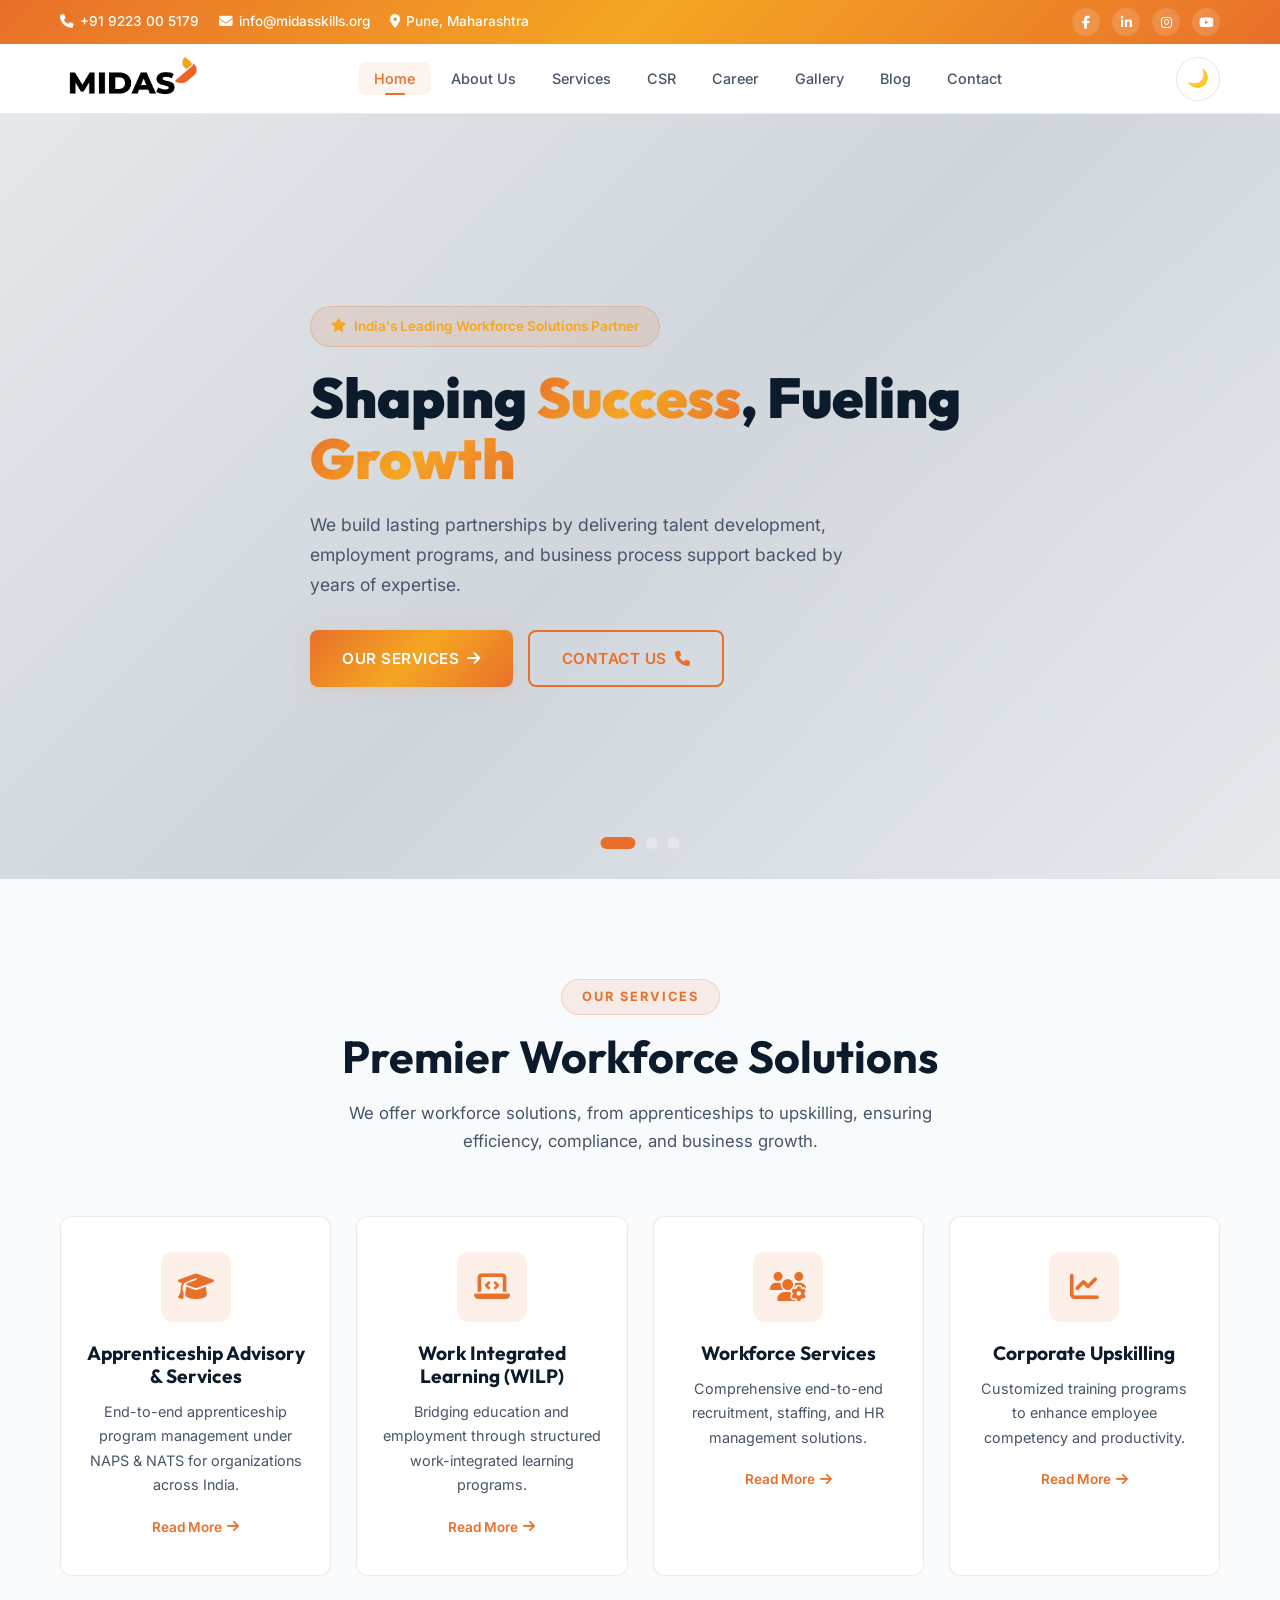
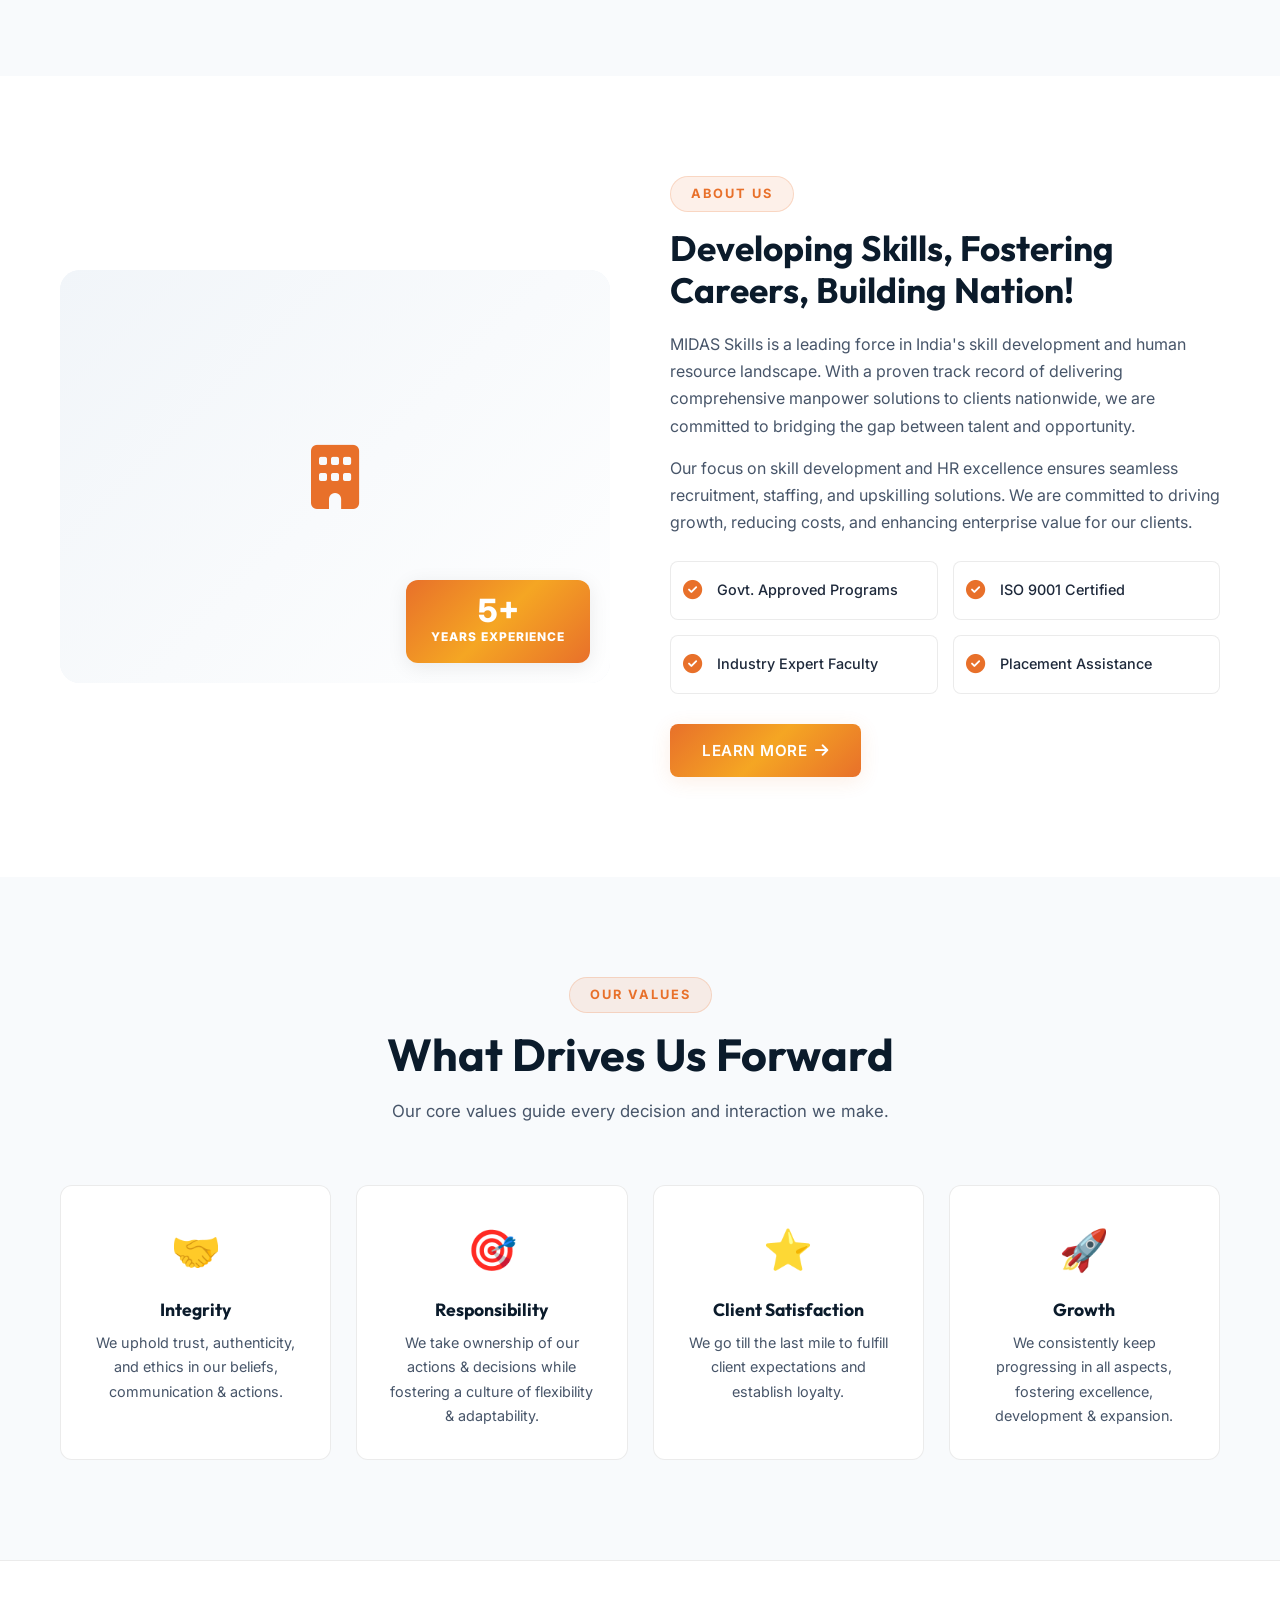
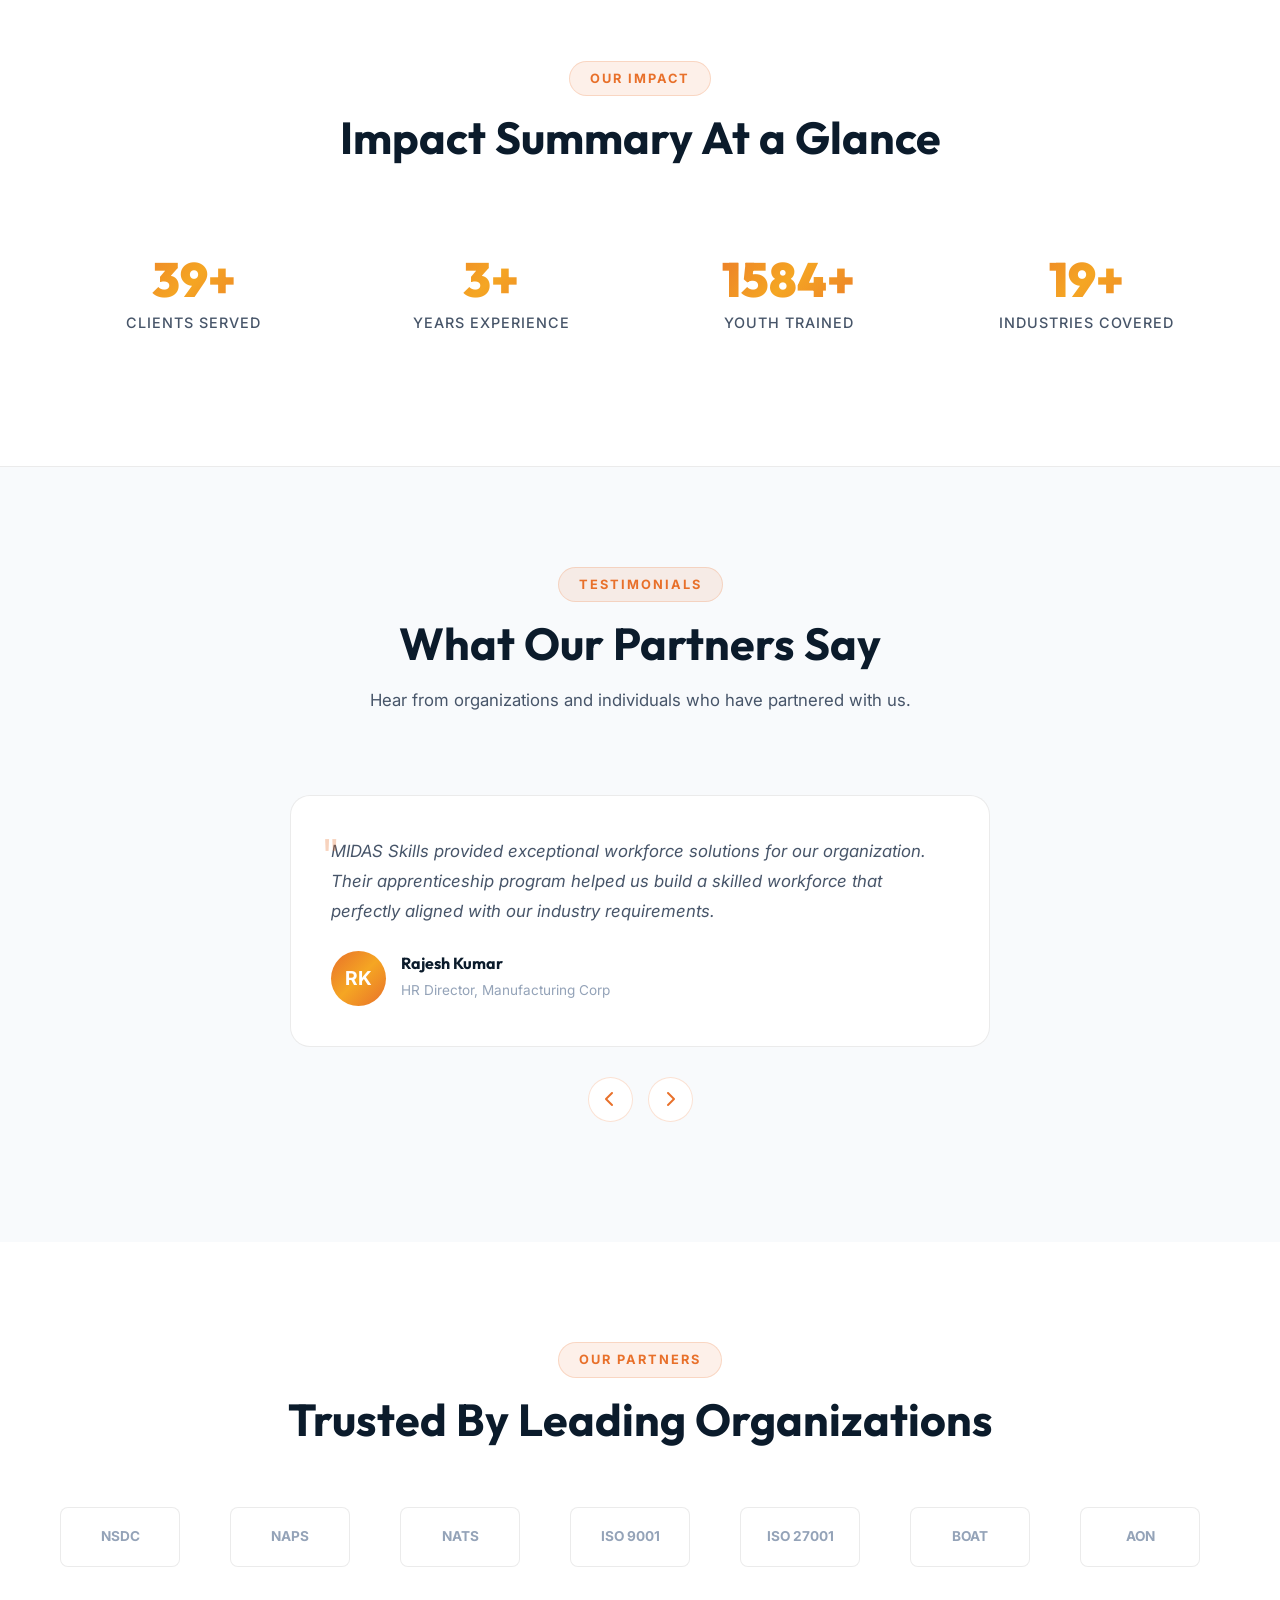
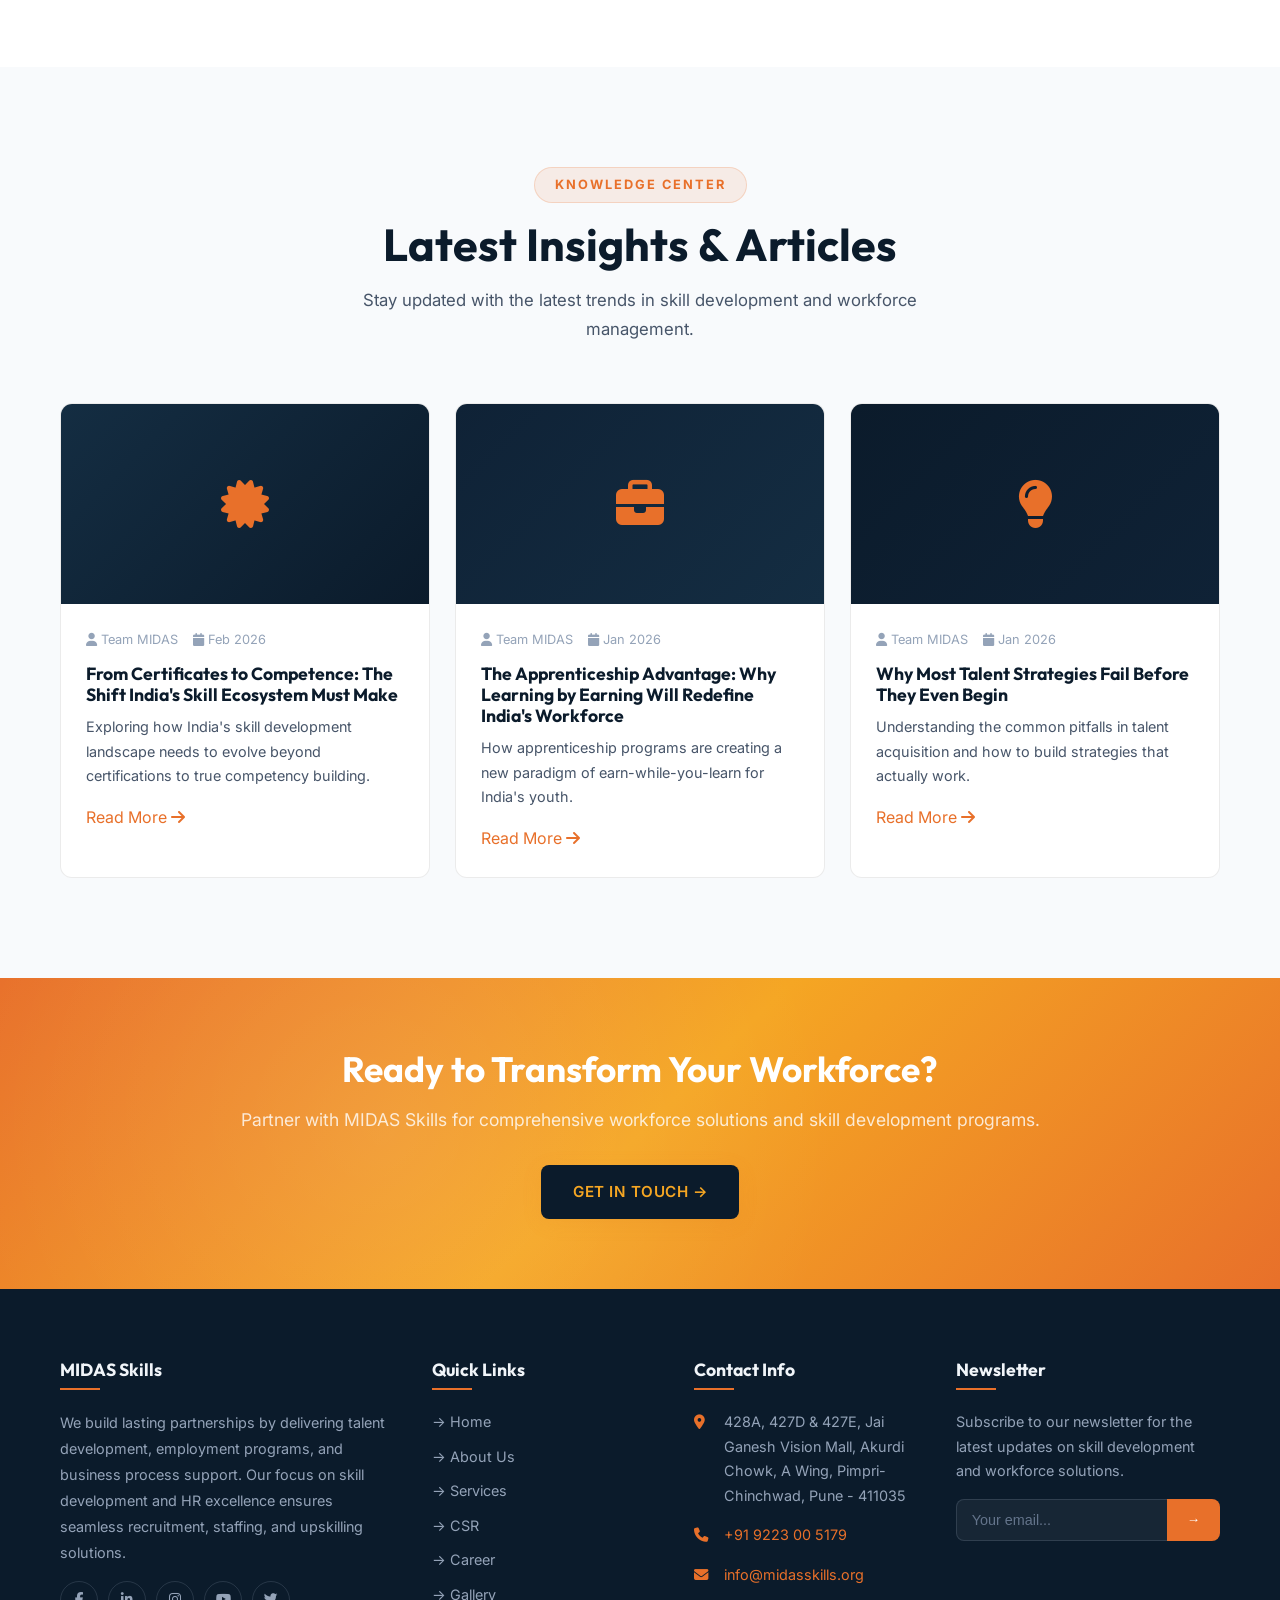
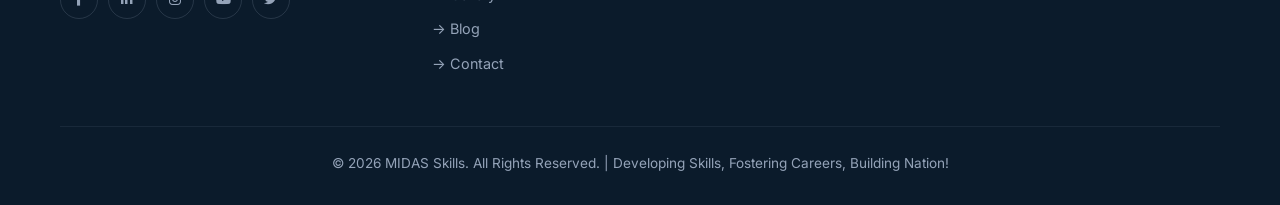
<file: midass.com/index.html>
<!DOCTYPE html>
<html lang="en" data-theme="light">
<head>
  <meta charset="UTF-8">
  <meta name="viewport" content="width=device-width, initial-scale=1.0">
  <meta name="description" content="MIDAS Skills - Where Talent Meets Opportunity. Premier workforce solutions, apprenticeship advisory, corporate upskilling and skill development programs across India.">
  <meta name="keywords" content="MIDAS Skills, workforce solutions, apprenticeship, skill development, corporate training, NAPS, WILP, upskilling, India">
  <meta name="author" content="MIDAS Skills">
  <meta name="robots" content="index, follow">

  <!-- Open Graph -->
  <meta property="og:title" content="Home | MIDAS Skills">
  <meta property="og:description" content="MIDAS Skills - Where Talent Meets Opportunity. Premier workforce solutions, apprenticeship advisory, corporate upskilling and skill development programs across India.">
  <meta property="og:type" content="website">
  <meta property="og:url" content="http://midasskills.org/">
  <meta property="og:image" content="http://midasskills.org/images/og-image.jpg">

  <!-- Twitter Card -->
  <meta name="twitter:card" content="summary_large_image">
  <meta name="twitter:title" content="Home | MIDAS Skills">
  <meta name="twitter:description" content="MIDAS Skills - Where Talent Meets Opportunity.">

  <title>Home | MIDAS Skills</title>

  <link rel="canonical" href="http://midasskills.org/index.html">
  <link rel="icon" type="image/png" href="images/logo.png">
  <link rel="stylesheet" href="https://cdnjs.cloudflare.com/ajax/libs/font-awesome/6.5.1/css/all.min.css">
  <link rel="stylesheet" href="css/style.css">

  <script type="application/ld+json">
  {
    "@context": "https://schema.org",
    "@type": "Organization",
    "name": "MIDAS Skills",
    "url": "http://midasskills.org",
    "description": "Where Talent Meets Opportunity - Workforce solutions, apprenticeships, and corporate training",
    "address": {
      "@type": "PostalAddress",
      "streetAddress": "428A, 427D & 427E, Jai Ganesh Vision Mall, Akurdi Chowk, A Wing",
      "addressLocality": "Pimpri-Chinchwad",
      "addressRegion": "Maharashtra",
      "postalCode": "411035",
      "addressCountry": "IN"
    },
    "contactPoint": {
      "@type": "ContactPoint",
      "telephone": "+91-9223005179",
      "contactType": "customer service"
    }
  }
  </script>
</head>
<body>

  <!-- Top Bar -->
  <div class="top-bar">
    <div class="container">
      <div class="top-bar-left">
        <a href="tel:+919223005179"><i class="fas fa-phone"></i> +91 9223 00 5179</a>
        <a href="mailto:info@midasskills.org"><i class="fas fa-envelope"></i> info@midasskills.org</a>
        <a href="#"><i class="fas fa-map-marker-alt"></i> Pune, Maharashtra</a>
      </div>
      <div class="top-bar-right">
        <a href="#" aria-label="Facebook"><i class="fab fa-facebook-f"></i></a>
        <a href="#" aria-label="LinkedIn"><i class="fab fa-linkedin-in"></i></a>
        <a href="#" aria-label="Instagram"><i class="fab fa-instagram"></i></a>
        <a href="#" aria-label="YouTube"><i class="fab fa-youtube"></i></a>
      </div>
    </div>
  </div>

  <!-- Navbar -->
  <nav class="navbar" role="navigation" aria-label="Main Navigation">
    <div class="nav-container">
      <a href="index.html" class="nav-logo" aria-label="MIDAS Skills Home">
        <img src="images/logo.png" alt="MIDAS Skills Logo" width="160" height="45">
      </a>

      <ul class="nav-links" id="navLinks">
        <li><a href="index.html" class="active">Home</a></li>
        <li><a href="about.html">About Us</a></li>
        <li><a href="services.html">Services</a></li>
        <li><a href="csr.html">CSR</a></li>
        <li><a href="career.html">Career</a></li>
        <li><a href="gallery.html">Gallery</a></li>
        <li><a href="blog.html">Blog</a></li>
        <li><a href="contact.html">Contact</a></li>
      </ul>

      <div class="nav-right">
        <button class="theme-toggle" id="themeToggle" aria-label="Toggle theme">🌙</button>
        <button class="mobile-toggle" id="mobileToggle" aria-label="Toggle menu">
          <span></span><span></span><span></span>
        </button>
      </div>
    </div>
  </nav>

  <!-- Hero Section -->
  <section class="hero" id="home">
    <div class="hero-slider">
      <div class="hero-slide active" style="background:linear-gradient(135deg, #0B1B2B 0%, #142D42 100%);">
        <div style="position:absolute;inset:0;background:radial-gradient(ellipse at 70% 50%, rgba(232,112,42,0.08) 0%, transparent 50%);"></div>
      </div>
      <div class="hero-slide" style="background:linear-gradient(135deg, #0F2236 0%, #0B1B2B 100%);">
        <div style="position:absolute;inset:0;background:radial-gradient(ellipse at 30% 50%, rgba(232,112,42,0.1) 0%, transparent 50%);"></div>
      </div>
      <div class="hero-slide" style="background:linear-gradient(135deg, #0B1B2B 0%, #0F2236 100%);">
        <div style="position:absolute;inset:0;background:radial-gradient(ellipse at 50% 30%, rgba(232,112,42,0.06) 0%, transparent 50%);"></div>
      </div>
    </div>

    <div class="container">
      <div class="hero-content">
        <div class="hero-badge">
          <i class="fas fa-star"></i> India's Leading Workforce Solutions Partner
        </div>
        <h1>Shaping <span class="highlight">Success</span>, Fueling <span class="highlight">Growth</span></h1>
        <p>We build lasting partnerships by delivering talent development, employment programs, and business process support backed by years of expertise.</p>
        <div class="hero-buttons">
          <a href="services.html" class="btn btn-primary">Our Services <i class="fas fa-arrow-right"></i></a>
          <a href="contact.html" class="btn btn-outline">Contact Us <i class="fas fa-phone"></i></a>
        </div>
      </div>
    </div>

    <div class="hero-dots">
      <button class="dot active" aria-label="Slide 1"></button>
      <button class="dot" aria-label="Slide 2"></button>
      <button class="dot" aria-label="Slide 3"></button>
    </div>
  </section>

  <!-- Services Section -->
  <section class="section" id="services">
    <div class="container">
      <div class="section-header fade-in">
        <span class="section-badge">Our Services</span>
        <h2>Premier Workforce Solutions</h2>
        <p>We offer workforce solutions, from apprenticeships to upskilling, ensuring efficiency, compliance, and business growth.</p>
      </div>

      <div class="services-grid">
        <div class="service-card fade-in">
          <div class="service-icon"><i class="fas fa-graduation-cap"></i></div>
          <h3>Apprenticeship Advisory & Services</h3>
          <p>End-to-end apprenticeship program management under NAPS & NATS for organizations across India.</p>
          <a href="services.html" class="read-more">Read More <i class="fas fa-arrow-right"></i></a>
        </div>

        <div class="service-card fade-in">
          <div class="service-icon"><i class="fas fa-laptop-code"></i></div>
          <h3>Work Integrated Learning (WILP)</h3>
          <p>Bridging education and employment through structured work-integrated learning programs.</p>
          <a href="services.html" class="read-more">Read More <i class="fas fa-arrow-right"></i></a>
        </div>

        <div class="service-card fade-in">
          <div class="service-icon"><i class="fas fa-users-cog"></i></div>
          <h3>Workforce Services</h3>
          <p>Comprehensive end-to-end recruitment, staffing, and HR management solutions.</p>
          <a href="services.html" class="read-more">Read More <i class="fas fa-arrow-right"></i></a>
        </div>

        <div class="service-card fade-in">
          <div class="service-icon"><i class="fas fa-chart-line"></i></div>
          <h3>Corporate Upskilling</h3>
          <p>Customized training programs to enhance employee competency and productivity.</p>
          <a href="services.html" class="read-more">Read More <i class="fas fa-arrow-right"></i></a>
        </div>
      </div>
    </div>
  </section>

  <!-- About Preview Section -->
  <section class="section" style="background:var(--bg-secondary);">
    <div class="container">
      <div class="about-grid">
        <div class="about-image fade-in">
          <div style="width:100%;height:100%;background:linear-gradient(135deg, var(--bg-tertiary), var(--bg-card));display:flex;align-items:center;justify-content:center;font-size:4rem;color:var(--accent-primary);">
            <i class="fas fa-building"></i>
          </div>
          <div class="experience-badge">
            <div class="number">5+</div>
            <div class="label">Years Experience</div>
          </div>
        </div>

        <div class="about-content fade-in">
          <span class="section-badge">About Us</span>
          <h2>Developing Skills, Fostering Careers, Building Nation!</h2>
          <p>MIDAS Skills is a leading force in India's skill development and human resource landscape. With a proven track record of delivering comprehensive manpower solutions to clients nationwide, we are committed to bridging the gap between talent and opportunity.</p>
          <p>Our focus on skill development and HR excellence ensures seamless recruitment, staffing, and upskilling solutions. We are committed to driving growth, reducing costs, and enhancing enterprise value for our clients.</p>

          <div class="about-highlights">
            <div class="highlight-item">
              <span class="icon"><i class="fas fa-check-circle"></i></span>
              <span>Govt. Approved Programs</span>
            </div>
            <div class="highlight-item">
              <span class="icon"><i class="fas fa-check-circle"></i></span>
              <span>ISO 9001 Certified</span>
            </div>
            <div class="highlight-item">
              <span class="icon"><i class="fas fa-check-circle"></i></span>
              <span>Industry Expert Faculty</span>
            </div>
            <div class="highlight-item">
              <span class="icon"><i class="fas fa-check-circle"></i></span>
              <span>Placement Assistance</span>
            </div>
          </div>

          <div style="margin-top:30px;">
            <a href="about.html" class="btn btn-primary">Learn More <i class="fas fa-arrow-right"></i></a>
          </div>
        </div>
      </div>
    </div>
  </section>

  <!-- Core Values -->
  <section class="section">
    <div class="container">
      <div class="section-header fade-in">
        <span class="section-badge">Our Values</span>
        <h2>What Drives Us Forward</h2>
        <p>Our core values guide every decision and interaction we make.</p>
      </div>

      <div class="values-grid">
        <div class="value-card fade-in">
          <div class="value-icon">🤝</div>
          <h3>Integrity</h3>
          <p>We uphold trust, authenticity, and ethics in our beliefs, communication & actions.</p>
        </div>
        <div class="value-card fade-in">
          <div class="value-icon">🎯</div>
          <h3>Responsibility</h3>
          <p>We take ownership of our actions & decisions while fostering a culture of flexibility & adaptability.</p>
        </div>
        <div class="value-card fade-in">
          <div class="value-icon">⭐</div>
          <h3>Client Satisfaction</h3>
          <p>We go till the last mile to fulfill client expectations and establish loyalty.</p>
        </div>
        <div class="value-card fade-in">
          <div class="value-icon">🚀</div>
          <h3>Growth</h3>
          <p>We consistently keep progressing in all aspects, fostering excellence, development & expansion.</p>
        </div>
      </div>
    </div>
  </section>

  <!-- Impact Stats -->
  <section class="section stats-section">
    <div class="container">
      <div class="section-header fade-in">
        <span class="section-badge">Our Impact</span>
        <h2>Impact Summary At a Glance</h2>
      </div>
      <div class="stats-grid">
        <div class="stat-item fade-in">
          <div class="stat-number" data-count="50" data-suffix="+">0</div>
          <div class="stat-label">Clients Served</div>
        </div>
        <div class="stat-item fade-in">
          <div class="stat-number" data-count="5" data-suffix="+">0</div>
          <div class="stat-label">Years Experience</div>
        </div>
        <div class="stat-item fade-in">
          <div class="stat-number" data-count="2000" data-suffix="+">0</div>
          <div class="stat-label">Youth Trained</div>
        </div>
        <div class="stat-item fade-in">
          <div class="stat-number" data-count="25" data-suffix="+">0</div>
          <div class="stat-label">Industries Covered</div>
        </div>
      </div>
    </div>
  </section>

  <!-- Testimonials -->
  <section class="section">
    <div class="container">
      <div class="section-header fade-in">
        <span class="section-badge">Testimonials</span>
        <h2>What Our Partners Say</h2>
        <p>Hear from organizations and individuals who have partnered with us.</p>
      </div>

      <div class="testimonials-wrapper fade-in">
        <div class="testimonial-track">
          <div class="testimonial-card">
            <div class="testimonial-inner">
              <div class="quote-icon">"</div>
              <p>MIDAS Skills provided exceptional workforce solutions for our organization. Their apprenticeship program helped us build a skilled workforce that perfectly aligned with our industry requirements.</p>
              <div class="testimonial-author">
                <div class="avatar">RK</div>
                <div class="info">
                  <h4>Rajesh Kumar</h4>
                  <span>HR Director, Manufacturing Corp</span>
                </div>
              </div>
            </div>
          </div>

          <div class="testimonial-card">
            <div class="testimonial-inner">
              <div class="quote-icon">"</div>
              <p>The corporate upskilling program transformed our team's capabilities. The customized training approach ensured our employees gained practical, industry-relevant skills.</p>
              <div class="testimonial-author">
                <div class="avatar">SP</div>
                <div class="info">
                  <h4>Sunita Patil</h4>
                  <span>Operations Manager, Tech Solutions</span>
                </div>
              </div>
            </div>
          </div>

          <div class="testimonial-card">
            <div class="testimonial-inner">
              <div class="quote-icon">"</div>
              <p>Their WILP programs bridge the gap between education and employment beautifully. Our interns transitioned seamlessly into full-time roles thanks to the structured training.</p>
              <div class="testimonial-author">
                <div class="avatar">AM</div>
                <div class="info">
                  <h4>Amit Mehta</h4>
                  <span>CEO, Logistics India</span>
                </div>
              </div>
            </div>
          </div>
        </div>

        <div class="testimonial-nav">
          <button id="testPrev" aria-label="Previous testimonial"><i class="fas fa-chevron-left"></i></button>
          <button id="testNext" aria-label="Next testimonial"><i class="fas fa-chevron-right"></i></button>
        </div>
      </div>
    </div>
  </section>

  <!-- Partners -->
  <section class="section" style="background:var(--bg-secondary);">
    <div class="container">
      <div class="section-header fade-in">
        <span class="section-badge">Our Partners</span>
        <h2>Trusted By Leading Organizations</h2>
      </div>
      <div class="partners-overflow fade-in">
        <div class="partners-track">
          <div class="partner-logo">NSDC</div>
          <div class="partner-logo">NAPS</div>
          <div class="partner-logo">NATS</div>
          <div class="partner-logo">ISO 9001</div>
          <div class="partner-logo">ISO 27001</div>
          <div class="partner-logo">BOAT</div>
          <div class="partner-logo">AON</div>
          <div class="partner-logo">DGET</div>
          <div class="partner-logo">NSDC</div>
          <div class="partner-logo">NAPS</div>
          <div class="partner-logo">NATS</div>
          <div class="partner-logo">ISO 9001</div>
          <div class="partner-logo">ISO 27001</div>
          <div class="partner-logo">BOAT</div>
          <div class="partner-logo">AON</div>
          <div class="partner-logo">DGET</div>
        </div>
      </div>
    </div>
  </section>

  <!-- Blog Preview -->
  <section class="section">
    <div class="container">
      <div class="section-header fade-in">
        <span class="section-badge">Knowledge Center</span>
        <h2>Latest Insights & Articles</h2>
        <p>Stay updated with the latest trends in skill development and workforce management.</p>
      </div>

      <div class="blog-grid">
        <div class="blog-card fade-in">
          <div class="blog-image" style="background:linear-gradient(135deg, #142D42, #0B1B2B);display:flex;align-items:center;justify-content:center;color:var(--accent-primary);font-size:3rem;">
            <i class="fas fa-certificate"></i>
          </div>
          <div class="blog-body">
            <div class="blog-meta">
              <span><i class="fas fa-user"></i> Team MIDAS</span>
              <span><i class="fas fa-calendar"></i> Feb 2026</span>
            </div>
            <h3><a href="blog.html">From Certificates to Competence: The Shift India's Skill Ecosystem Must Make</a></h3>
            <p>Exploring how India's skill development landscape needs to evolve beyond certifications to true competency building.</p>
            <a href="blog.html" class="read-more">Read More <i class="fas fa-arrow-right"></i></a>
          </div>
        </div>

        <div class="blog-card fade-in">
          <div class="blog-image" style="background:linear-gradient(135deg, #0F2236, #142D42);display:flex;align-items:center;justify-content:center;color:var(--accent-primary);font-size:3rem;">
            <i class="fas fa-briefcase"></i>
          </div>
          <div class="blog-body">
            <div class="blog-meta">
              <span><i class="fas fa-user"></i> Team MIDAS</span>
              <span><i class="fas fa-calendar"></i> Jan 2026</span>
            </div>
            <h3><a href="blog.html">The Apprenticeship Advantage: Why Learning by Earning Will Redefine India's Workforce</a></h3>
            <p>How apprenticeship programs are creating a new paradigm of earn-while-you-learn for India's youth.</p>
            <a href="blog.html" class="read-more">Read More <i class="fas fa-arrow-right"></i></a>
          </div>
        </div>

        <div class="blog-card fade-in">
          <div class="blog-image" style="background:linear-gradient(135deg, #0B1B2B, #0F2236);display:flex;align-items:center;justify-content:center;color:var(--accent-primary);font-size:3rem;">
            <i class="fas fa-lightbulb"></i>
          </div>
          <div class="blog-body">
            <div class="blog-meta">
              <span><i class="fas fa-user"></i> Team MIDAS</span>
              <span><i class="fas fa-calendar"></i> Jan 2026</span>
            </div>
            <h3><a href="blog.html">Why Most Talent Strategies Fail Before They Even Begin</a></h3>
            <p>Understanding the common pitfalls in talent acquisition and how to build strategies that actually work.</p>
            <a href="blog.html" class="read-more">Read More <i class="fas fa-arrow-right"></i></a>
          </div>
        </div>
      </div>
    </div>
  </section>

  <!-- CTA Section -->
  <section class="cta-section">
    <div class="container">
      <h2>Ready to Transform Your Workforce?</h2>
      <p>Partner with MIDAS Skills for comprehensive workforce solutions and skill development programs.</p>
      <a href="contact.html" class="btn btn-primary">Get in Touch →</a>
    </div>
  </section>

  <!-- Footer -->
  <footer class="footer" role="contentinfo">
    <div class="container">
      <div class="footer-grid">
        <div class="footer-about">
          <h3>MIDAS Skills</h3>
          <p>We build lasting partnerships by delivering talent development, employment programs, and business process support. Our focus on skill development and HR excellence ensures seamless recruitment, staffing, and upskilling solutions.</p>
          <div class="footer-social">
            <a href="#" aria-label="Facebook"><i class="fab fa-facebook-f"></i></a>
            <a href="#" aria-label="LinkedIn"><i class="fab fa-linkedin-in"></i></a>
            <a href="#" aria-label="Instagram"><i class="fab fa-instagram"></i></a>
            <a href="#" aria-label="YouTube"><i class="fab fa-youtube"></i></a>
            <a href="#" aria-label="Twitter"><i class="fab fa-twitter"></i></a>
          </div>
        </div>

        <div>
          <h3>Quick Links</h3>
          <ul class="footer-links">
            <li><a href="index.html">→ Home</a></li>
            <li><a href="about.html">→ About Us</a></li>
            <li><a href="services.html">→ Services</a></li>
            <li><a href="csr.html">→ CSR</a></li>
            <li><a href="career.html">→ Career</a></li>
            <li><a href="gallery.html">→ Gallery</a></li>
            <li><a href="blog.html">→ Blog</a></li>
            <li><a href="contact.html">→ Contact</a></li>
          </ul>
        </div>

        <div>
          <h3>Contact Info</h3>
          <ul class="footer-contact">
            <li>
              <span class="icon"><i class="fas fa-map-marker-alt"></i></span>
              <span>428A, 427D & 427E, Jai Ganesh Vision Mall, Akurdi Chowk, A Wing, Pimpri-Chinchwad, Pune - 411035</span>
            </li>
            <li>
              <span class="icon"><i class="fas fa-phone"></i></span>
              <span><a href="tel:+919223005179">+91 9223 00 5179</a></span>
            </li>
            <li>
              <span class="icon"><i class="fas fa-envelope"></i></span>
              <span><a href="mailto:info@midasskills.org">info@midasskills.org</a></span>
            </li>
          </ul>
        </div>

        <div>
          <h3>Newsletter</h3>
          <p style="font-size:0.9rem;margin-bottom:15px;">Subscribe to our newsletter for the latest updates on skill development and workforce solutions.</p>
          <form class="newsletter-form" onsubmit="event.preventDefault(); alert('Subscribed successfully!');">
            <input type="email" placeholder="Your email..." required aria-label="Email for newsletter">
            <button type="submit">→</button>
          </form>
        </div>
      </div>

      <div class="footer-bottom">
        <p>© 2026 MIDAS Skills. All Rights Reserved. | Developing Skills, Fostering Careers, Building Nation!</p>
      </div>
    </div>
  </footer>

  <script src="js/main.js"></script>
</body>
</html>
</file>
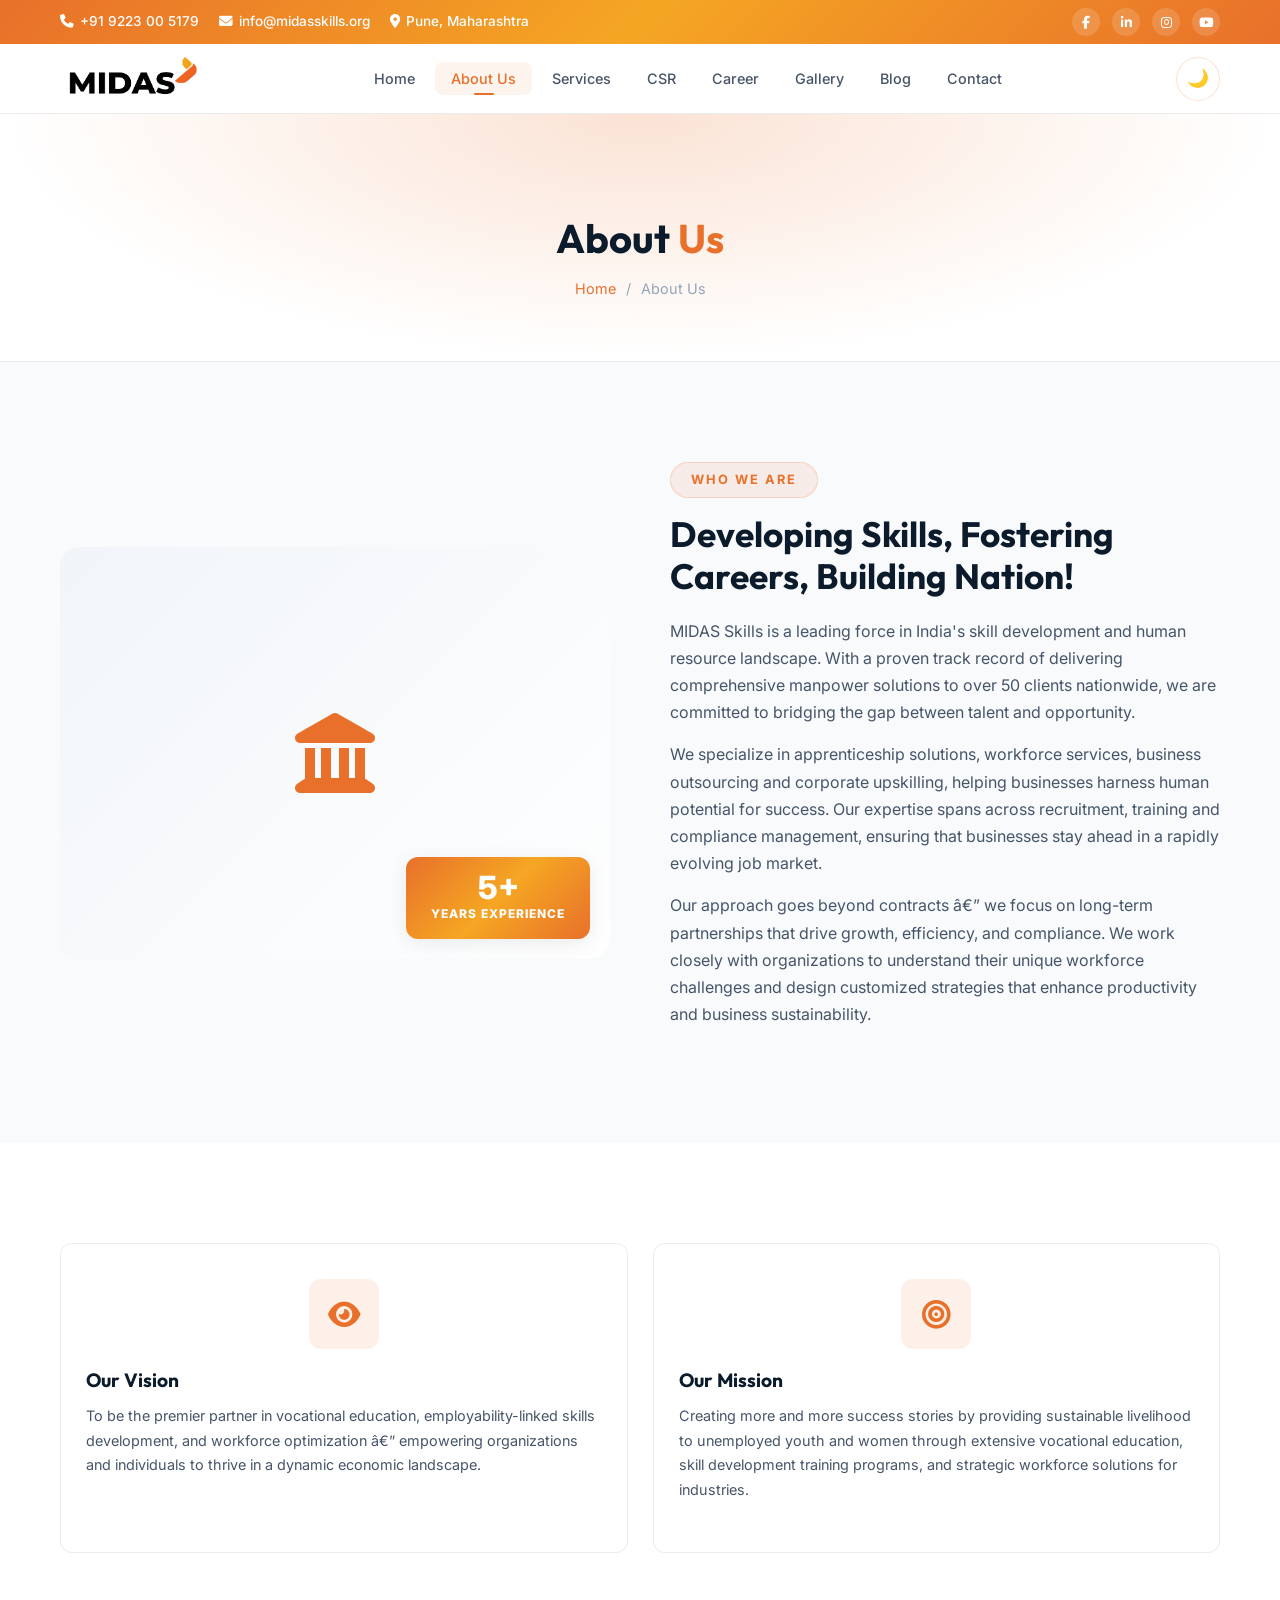
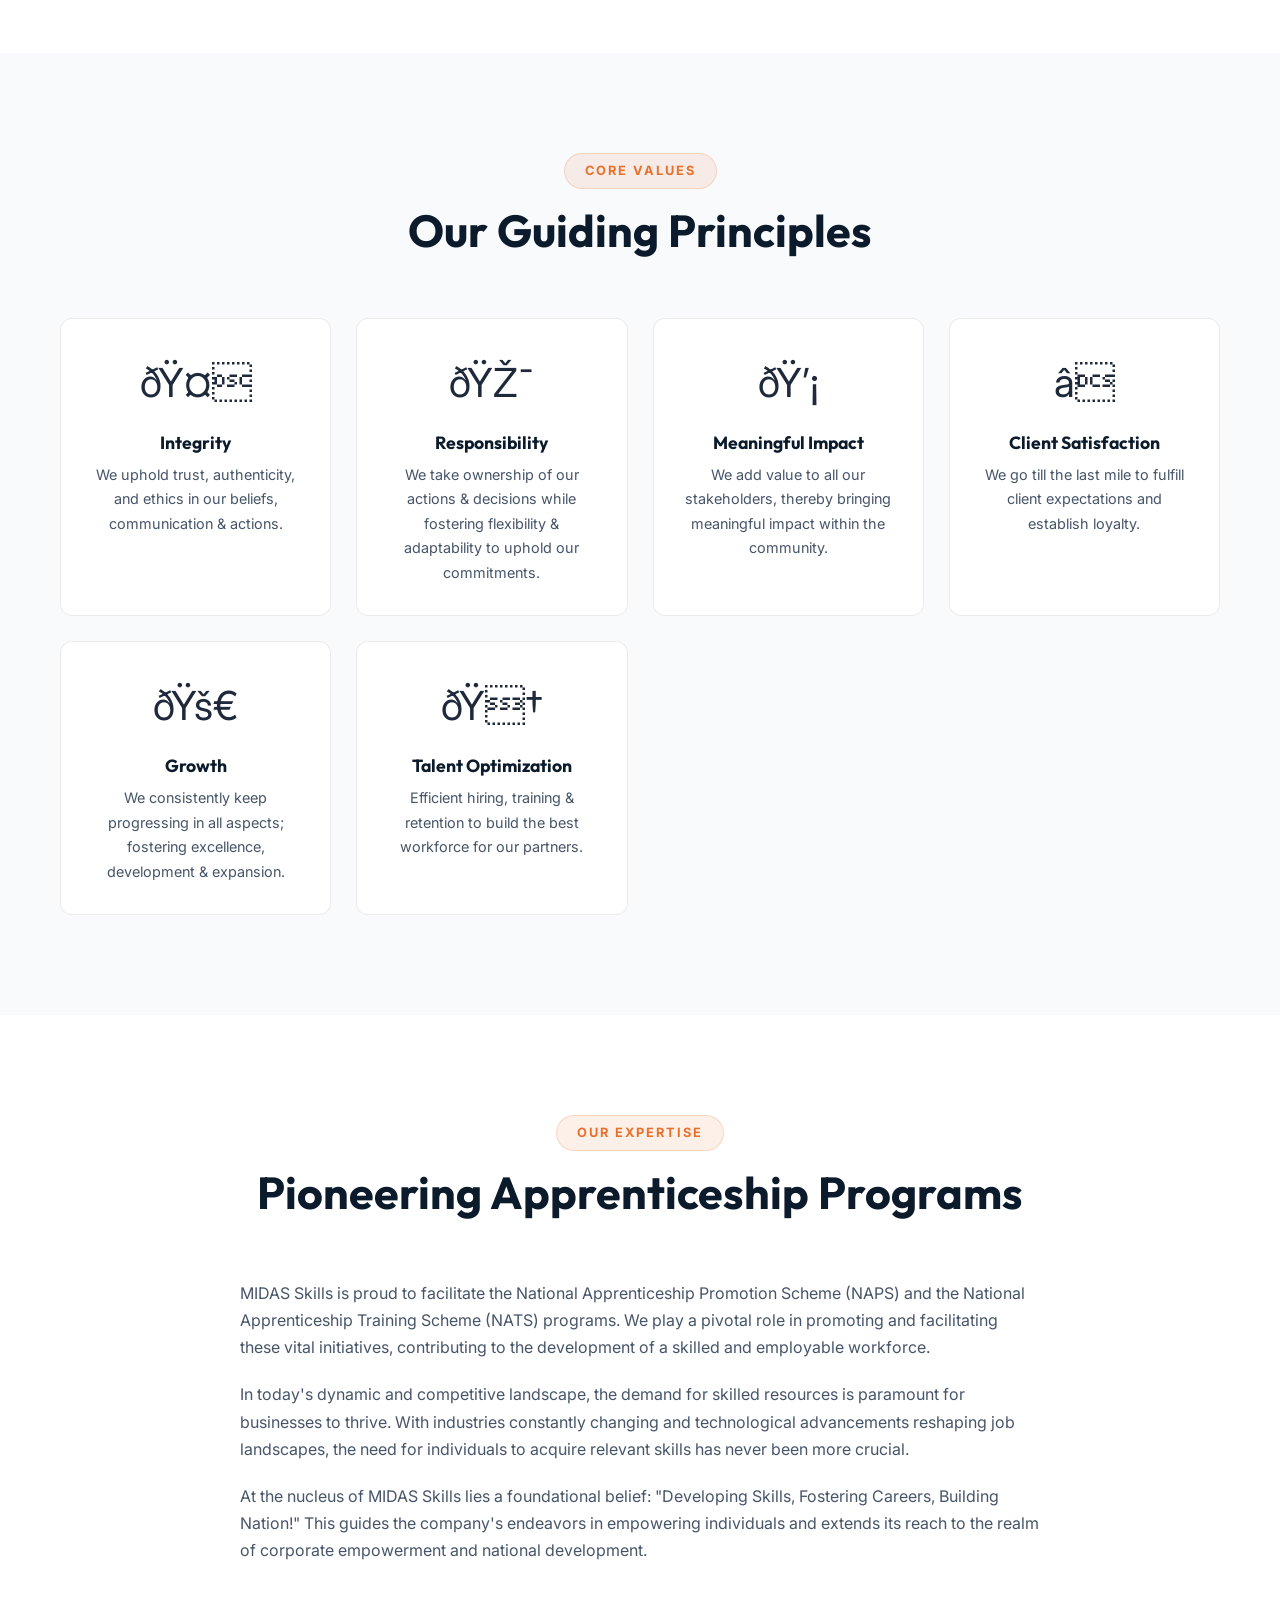
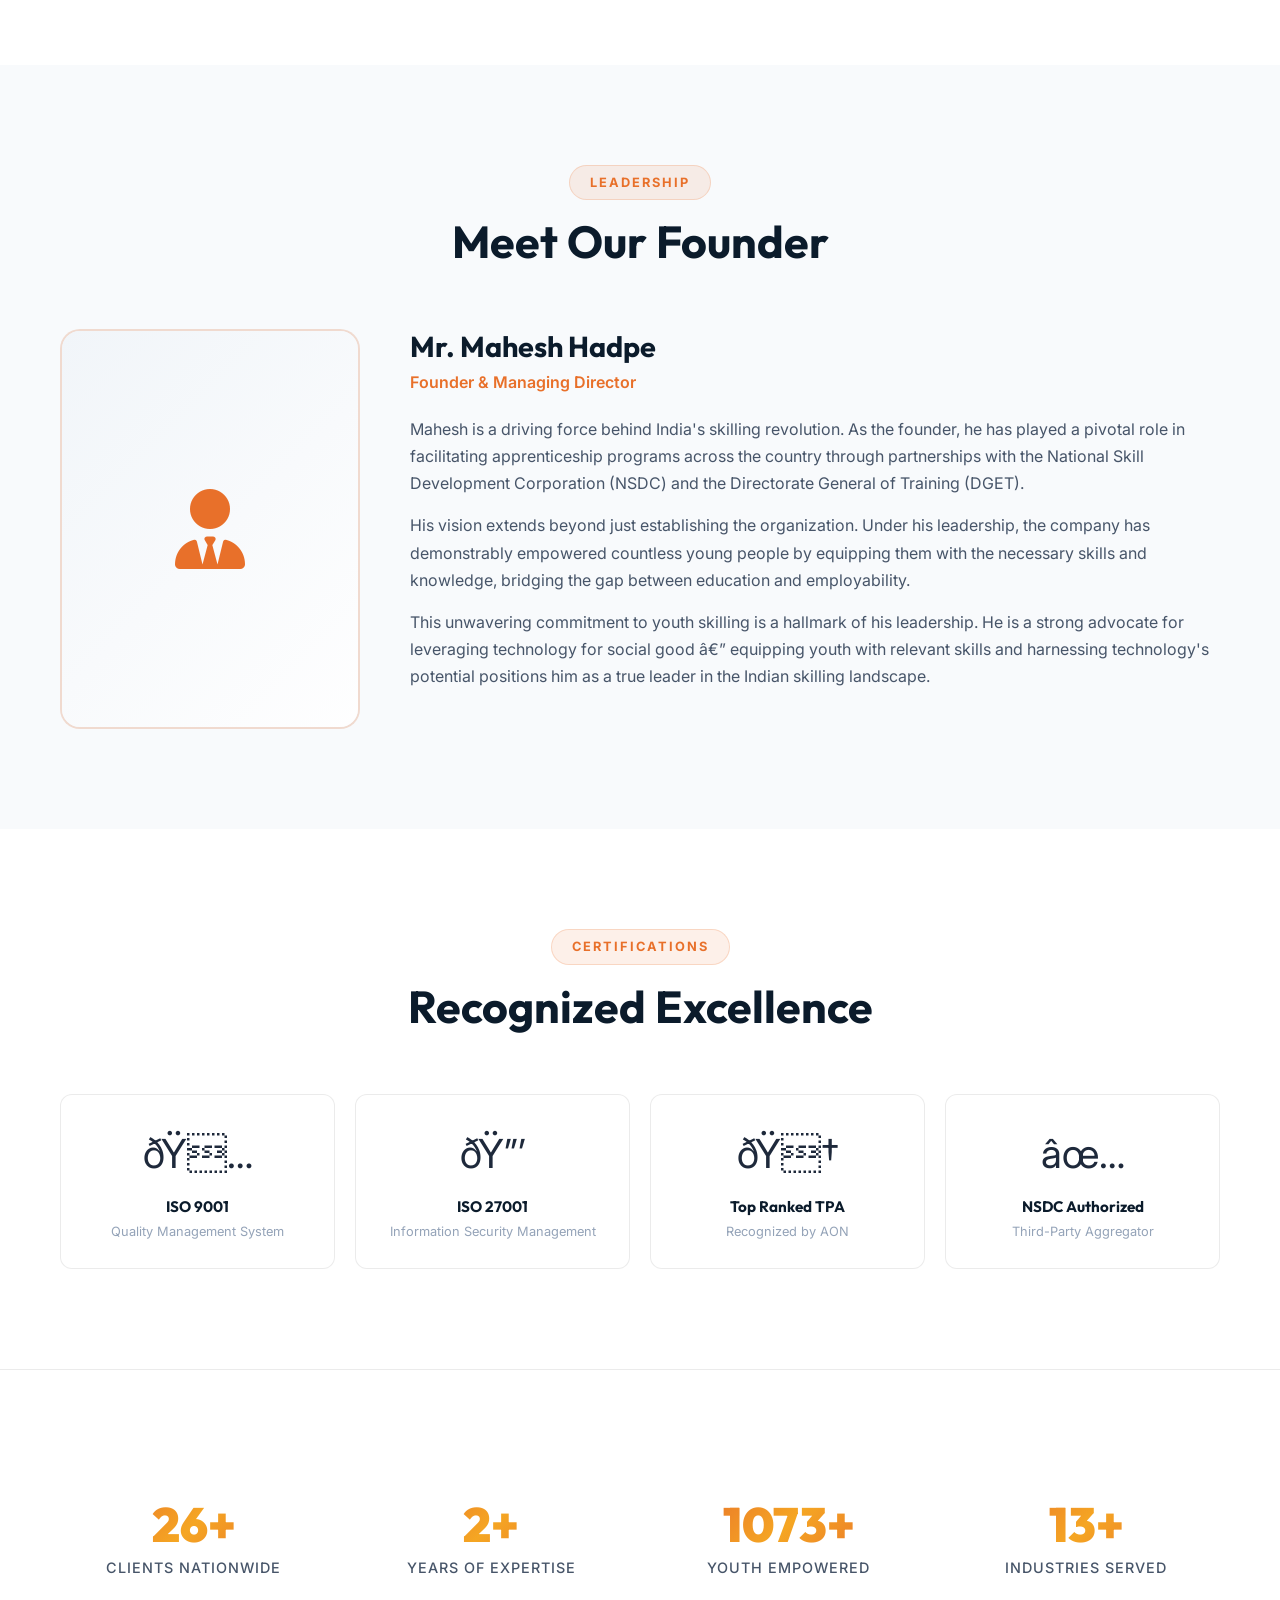
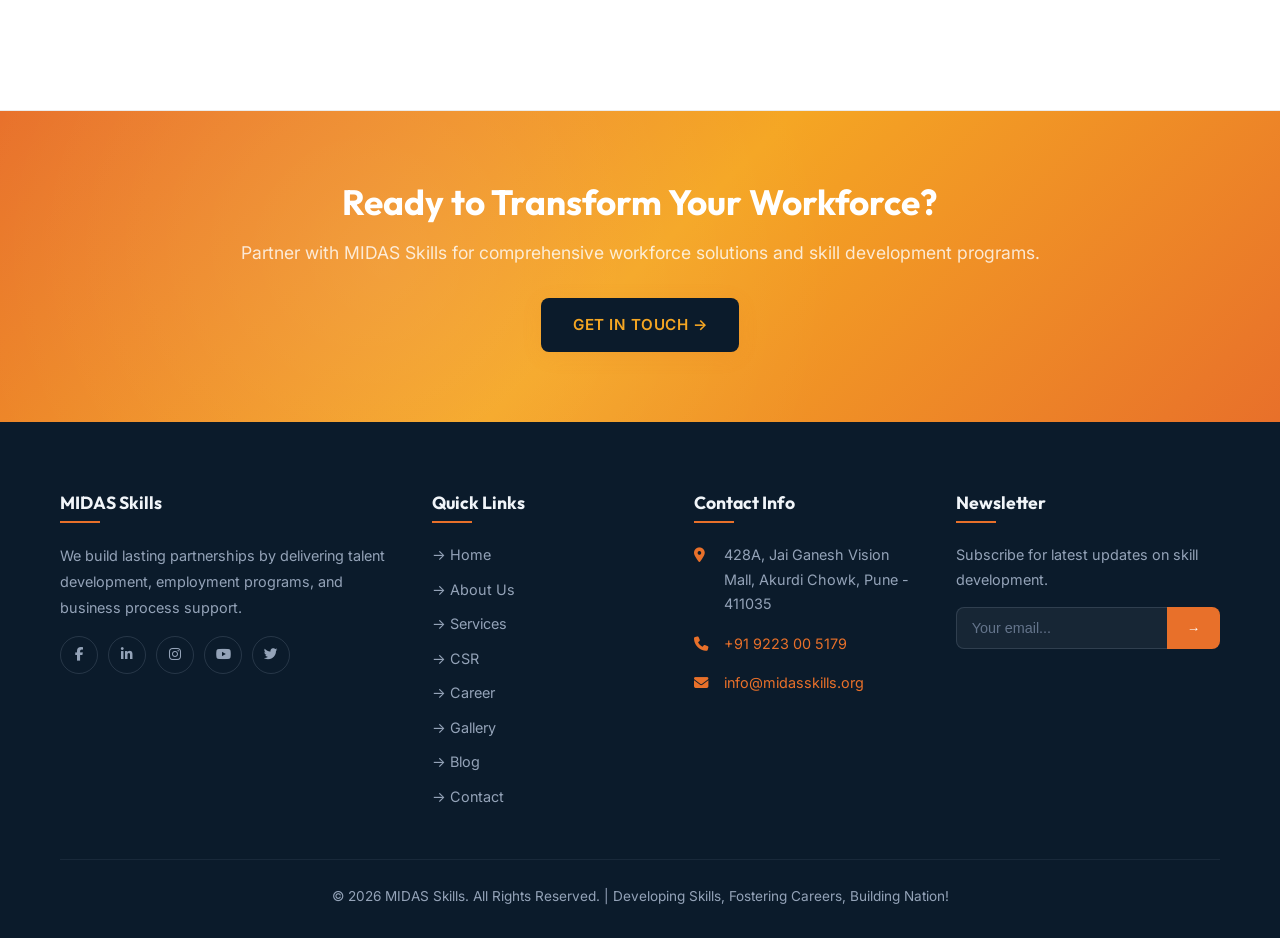
<file: midass.com/about.html>
﻿<!DOCTYPE html>
<html lang="en" data-theme="light">
<head>
  <meta charset="UTF-8">
  <meta name="viewport" content="width=device-width, initial-scale=1.0">
  <meta name="description" content="Learn about MIDAS Skills - Leading force in skill development, apprenticeship programs, and workforce solutions.">
  <meta name="keywords" content="about MIDAS Skills, skill development company, apprenticeship India, workforce solutions">
  <meta name="author" content="MIDAS Skills">
  <meta name="robots" content="index, follow">
  <meta property="og:title" content="About Us | MIDAS Skills">
  <meta property="og:description" content="Learn about MIDAS Skills - Leading force in skill development, apprenticeship programs, and workforce solutions.">
  <meta property="og:type" content="website">
  <meta property="og:url" content="http://midasskills.org/about.html">
  <meta name="twitter:card" content="summary_large_image">
  <meta name="twitter:title" content="About Us | MIDAS Skills">
  <title>About Us | MIDAS Skills</title>
  <link rel="canonical" href="http://midasskills.org/about.html">
  <link rel="icon" type="image/png" href="images/logo.png">
  <link rel="stylesheet" href="https://cdnjs.cloudflare.com/ajax/libs/font-awesome/6.5.1/css/all.min.css">
  <link rel="stylesheet" href="css/style.css">
  <script type="application/ld+json">
  {
    "@context": "https://schema.org",
    "@type": "Organization",
    "name": "MIDAS Skills",
    "url": "http://midasskills.org",
    "description": "Where Talent Meets Opportunity"
  }
  </script>
</head>
<body>
  <div class="top-bar">
    <div class="container">
      <div class="top-bar-left">
        <a href="tel:+919223005179"><i class="fas fa-phone"></i> +91 9223 00 5179</a>
        <a href="mailto:info@midasskills.org"><i class="fas fa-envelope"></i> info@midasskills.org</a>
        <a href="#"><i class="fas fa-map-marker-alt"></i> Pune, Maharashtra</a>
      </div>
      <div class="top-bar-right">
        <a href="#" aria-label="Facebook"><i class="fab fa-facebook-f"></i></a>
        <a href="#" aria-label="LinkedIn"><i class="fab fa-linkedin-in"></i></a>
        <a href="#" aria-label="Instagram"><i class="fab fa-instagram"></i></a>
        <a href="#" aria-label="YouTube"><i class="fab fa-youtube"></i></a>
      </div>
    </div>
  </div>

  <nav class="navbar" role="navigation" aria-label="Main Navigation">
    <div class="nav-container">
      <a href="index.html" class="nav-logo" aria-label="MIDAS Skills Home">
        <img src="images/logo.png" alt="MIDAS Skills Logo" width="160" height="45">
      </a>
      <ul class="nav-links" id="navLinks">
        <li><a href="index.html">Home</a></li>
        <li><a href="about.html" class="active">About Us</a></li>
        <li><a href="services.html" >Services</a></li>
        <li><a href="csr.html" >CSR</a></li>
        <li><a href="career.html" >Career</a></li>
        <li><a href="gallery.html" >Gallery</a></li>
        <li><a href="blog.html" >Blog</a></li>
        <li><a href="contact.html" >Contact</a></li>
      </ul>
      <div class="nav-right">
        <button class="theme-toggle" id="themeToggle" aria-label="Toggle theme">&#x1F319;</button>
        <button class="mobile-toggle" id="mobileToggle" aria-label="Toggle menu">
          <span></span><span></span><span></span>
        </button>
      </div>
    </div>
  </nav>



  <!-- Page Hero -->
  <section class="page-hero">
    <div class="container">
      <h1>About <span style="color:var(--accent-primary);">Us</span></h1>
      <div class="breadcrumb">
        <a href="index.html">Home</a> <span>/</span> <span>About Us</span>
      </div>
    </div>
  </section>

  <!-- About Main -->
  <section class="section">
    <div class="container">
      <div class="about-grid">
        <div class="about-image fade-in">
          <div style="width:100%;height:100%;background:linear-gradient(135deg, var(--bg-tertiary), var(--bg-card));display:flex;align-items:center;justify-content:center;font-size:5rem;color:var(--accent-primary);">
            <i class="fas fa-landmark"></i>
          </div>
          <div class="experience-badge">
            <div class="number">5+</div>
            <div class="label">Years Experience</div>
          </div>
        </div>

        <div class="about-content fade-in">
          <span class="section-badge">Who We Are</span>
          <h2>Developing Skills, Fostering Careers, Building Nation!</h2>
          <p>MIDAS Skills is a leading force in India's skill development and human resource landscape. With a proven track record of delivering comprehensive manpower solutions to over 50 clients nationwide, we are committed to bridging the gap between talent and opportunity.</p>
          <p>We specialize in apprenticeship solutions, workforce services, business outsourcing and corporate upskilling, helping businesses harness human potential for success. Our expertise spans across recruitment, training and compliance management, ensuring that businesses stay ahead in a rapidly evolving job market.</p>
          <p>Our approach goes beyond contracts â€” we focus on long-term partnerships that drive growth, efficiency, and compliance. We work closely with organizations to understand their unique workforce challenges and design customized strategies that enhance productivity and business sustainability.</p>
        </div>
      </div>
    </div>
  </section>

  <!-- Vision & Mission -->
  <section class="section" style="background:var(--bg-secondary);">
    <div class="container">
      <div class="services-grid" style="grid-template-columns: repeat(auto-fit, minmax(350px, 1fr));">
        <div class="service-card fade-in" style="text-align:left;">
          <div class="service-icon"><i class="fas fa-eye"></i></div>
          <h3>Our Vision</h3>
          <p>To be the premier partner in vocational education, employability-linked skills development, and workforce optimization â€” empowering organizations and individuals to thrive in a dynamic economic landscape.</p>
        </div>
        <div class="service-card fade-in" style="text-align:left;">
          <div class="service-icon"><i class="fas fa-bullseye"></i></div>
          <h3>Our Mission</h3>
          <p>Creating more and more success stories by providing sustainable livelihood to unemployed youth and women through extensive vocational education, skill development training programs, and strategic workforce solutions for industries.</p>
        </div>
      </div>
    </div>
  </section>

  <!-- Core Values -->
  <section class="section">
    <div class="container">
      <div class="section-header fade-in">
        <span class="section-badge">Core Values</span>
        <h2>Our Guiding Principles</h2>
      </div>
      <div class="values-grid">
        <div class="value-card fade-in">
          <div class="value-icon">ðŸ¤</div>
          <h3>Integrity</h3>
          <p>We uphold trust, authenticity, and ethics in our beliefs, communication & actions.</p>
        </div>
        <div class="value-card fade-in">
          <div class="value-icon">ðŸŽ¯</div>
          <h3>Responsibility</h3>
          <p>We take ownership of our actions & decisions while fostering flexibility & adaptability to uphold our commitments.</p>
        </div>
        <div class="value-card fade-in">
          <div class="value-icon">ðŸ’¡</div>
          <h3>Meaningful Impact</h3>
          <p>We add value to all our stakeholders, thereby bringing meaningful impact within the community.</p>
        </div>
        <div class="value-card fade-in">
          <div class="value-icon">â­</div>
          <h3>Client Satisfaction</h3>
          <p>We go till the last mile to fulfill client expectations and establish loyalty.</p>
        </div>
        <div class="value-card fade-in">
          <div class="value-icon">ðŸš€</div>
          <h3>Growth</h3>
          <p>We consistently keep progressing in all aspects; fostering excellence, development & expansion.</p>
        </div>
        <div class="value-card fade-in">
          <div class="value-icon">ðŸ†</div>
          <h3>Talent Optimization</h3>
          <p>Efficient hiring, training & retention to build the best workforce for our partners.</p>
        </div>
      </div>
    </div>
  </section>

  <!-- Pioneering Apprenticeships -->
  <section class="section" style="background:var(--bg-secondary);">
    <div class="container">
      <div class="section-header fade-in">
        <span class="section-badge">Our Expertise</span>
        <h2>Pioneering Apprenticeship Programs</h2>
      </div>
      <div class="fade-in" style="max-width:800px;margin:0 auto;">
        <p style="color:var(--text-secondary);margin-bottom:20px;">MIDAS Skills is proud to facilitate the National Apprenticeship Promotion Scheme (NAPS) and the National Apprenticeship Training Scheme (NATS) programs. We play a pivotal role in promoting and facilitating these vital initiatives, contributing to the development of a skilled and employable workforce.</p>
        <p style="color:var(--text-secondary);margin-bottom:20px;">In today's dynamic and competitive landscape, the demand for skilled resources is paramount for businesses to thrive. With industries constantly changing and technological advancements reshaping job landscapes, the need for individuals to acquire relevant skills has never been more crucial.</p>
        <p style="color:var(--text-secondary);">At the nucleus of MIDAS Skills lies a foundational belief: "Developing Skills, Fostering Careers, Building Nation!" This guides the company's endeavors in empowering individuals and extends its reach to the realm of corporate empowerment and national development.</p>
      </div>
    </div>
  </section>

  <!-- Founder -->
  <section class="section">
    <div class="container">
      <div class="section-header fade-in">
        <span class="section-badge">Leadership</span>
        <h2>Meet Our Founder</h2>
      </div>
      <div class="founder-grid fade-in">
        <div class="founder-image">
          <div style="width:100%;height:100%;background:linear-gradient(135deg, var(--bg-tertiary), var(--bg-card));display:flex;align-items:center;justify-content:center;font-size:5rem;color:var(--accent-primary);">
            <i class="fas fa-user-tie"></i>
          </div>
        </div>
        <div class="founder-content">
          <h3>Mr. Mahesh Hadpe</h3>
          <span class="title">Founder & Managing Director</span>
          <p>Mahesh is a driving force behind India's skilling revolution. As the founder, he has played a pivotal role in facilitating apprenticeship programs across the country through partnerships with the National Skill Development Corporation (NSDC) and the Directorate General of Training (DGET).</p>
          <p>His vision extends beyond just establishing the organization. Under his leadership, the company has demonstrably empowered countless young people by equipping them with the necessary skills and knowledge, bridging the gap between education and employability.</p>
          <p>This unwavering commitment to youth skilling is a hallmark of his leadership. He is a strong advocate for leveraging technology for social good â€” equipping youth with relevant skills and harnessing technology's potential positions him as a true leader in the Indian skilling landscape.</p>
        </div>
      </div>
    </div>
  </section>

  <!-- Certifications -->
  <section class="section" style="background:var(--bg-secondary);">
    <div class="container">
      <div class="section-header fade-in">
        <span class="section-badge">Certifications</span>
        <h2>Recognized Excellence</h2>
      </div>
      <div class="cert-grid">
        <div class="cert-card fade-in">
          <div class="cert-icon">ðŸ…</div>
          <h4>ISO 9001</h4>
          <p>Quality Management System</p>
        </div>
        <div class="cert-card fade-in">
          <div class="cert-icon">ðŸ”’</div>
          <h4>ISO 27001</h4>
          <p>Information Security Management</p>
        </div>
        <div class="cert-card fade-in">
          <div class="cert-icon">ðŸ†</div>
          <h4>Top Ranked TPA</h4>
          <p>Recognized by AON</p>
        </div>
        <div class="cert-card fade-in">
          <div class="cert-icon">âœ…</div>
          <h4>NSDC Authorized</h4>
          <p>Third-Party Aggregator</p>
        </div>
      </div>
    </div>
  </section>

  <!-- Stats -->
  <section class="section stats-section">
    <div class="container">
      <div class="stats-grid">
        <div class="stat-item fade-in">
          <div class="stat-number" data-count="50" data-suffix="+">0</div>
          <div class="stat-label">Clients Nationwide</div>
        </div>
        <div class="stat-item fade-in">
          <div class="stat-number" data-count="5" data-suffix="+">0</div>
          <div class="stat-label">Years of Expertise</div>
        </div>
        <div class="stat-item fade-in">
          <div class="stat-number" data-count="2000" data-suffix="+">0</div>
          <div class="stat-label">Youth Empowered</div>
        </div>
        <div class="stat-item fade-in">
          <div class="stat-number" data-count="25" data-suffix="+">0</div>
          <div class="stat-label">Industries Served</div>
        </div>
      </div>
    </div>
  </section>



  <section class="cta-section">
    <div class="container">
      <h2>Ready to Transform Your Workforce?</h2>
      <p>Partner with MIDAS Skills for comprehensive workforce solutions and skill development programs.</p>
      <a href="contact.html" class="btn btn-primary">Get in Touch →</a>
    </div>
  </section>

  <footer class="footer" role="contentinfo">
    <div class="container">
      <div class="footer-grid">
        <div class="footer-about">
          <h3>MIDAS Skills</h3>
          <p>We build lasting partnerships by delivering talent development, employment programs, and business process support.</p>
          <div class="footer-social">
            <a href="#" aria-label="Facebook"><i class="fab fa-facebook-f"></i></a>
            <a href="#" aria-label="LinkedIn"><i class="fab fa-linkedin-in"></i></a>
            <a href="#" aria-label="Instagram"><i class="fab fa-instagram"></i></a>
            <a href="#" aria-label="YouTube"><i class="fab fa-youtube"></i></a>
            <a href="#" aria-label="Twitter"><i class="fab fa-twitter"></i></a>
          </div>
        </div>
        <div>
          <h3>Quick Links</h3>
          <ul class="footer-links">
            <li><a href="index.html">→ Home</a></li>
            <li><a href="about.html">→ About Us</a></li>
            <li><a href="services.html">→ Services</a></li>
            <li><a href="csr.html">→ CSR</a></li>
            <li><a href="career.html">→ Career</a></li>
            <li><a href="gallery.html">→ Gallery</a></li>
            <li><a href="blog.html">→ Blog</a></li>
            <li><a href="contact.html">→ Contact</a></li>
          </ul>
        </div>
        <div>
          <h3>Contact Info</h3>
          <ul class="footer-contact">
            <li><span class="icon"><i class="fas fa-map-marker-alt"></i></span><span>428A, Jai Ganesh Vision Mall, Akurdi Chowk, Pune - 411035</span></li>
            <li><span class="icon"><i class="fas fa-phone"></i></span><span><a href="tel:+919223005179">+91 9223 00 5179</a></span></li>
            <li><span class="icon"><i class="fas fa-envelope"></i></span><span><a href="mailto:info@midasskills.org">info@midasskills.org</a></span></li>
          </ul>
        </div>
        <div>
          <h3>Newsletter</h3>
          <p style="font-size:0.9rem;margin-bottom:15px;">Subscribe for latest updates on skill development.</p>
          <form class="newsletter-form" onsubmit="event.preventDefault(); alert('Subscribed successfully!');">
            <input type="email" placeholder="Your email..." required aria-label="Email for newsletter">
            <button type="submit">→</button>
          </form>
        </div>
      </div>
      <div class="footer-bottom">
        <p>© 2026 MIDAS Skills. All Rights Reserved. | Developing Skills, Fostering Careers, Building Nation!</p>
      </div>
    </div>
  </footer>

  <script src="js/main.js"></script>
</body>
</html>
</file>
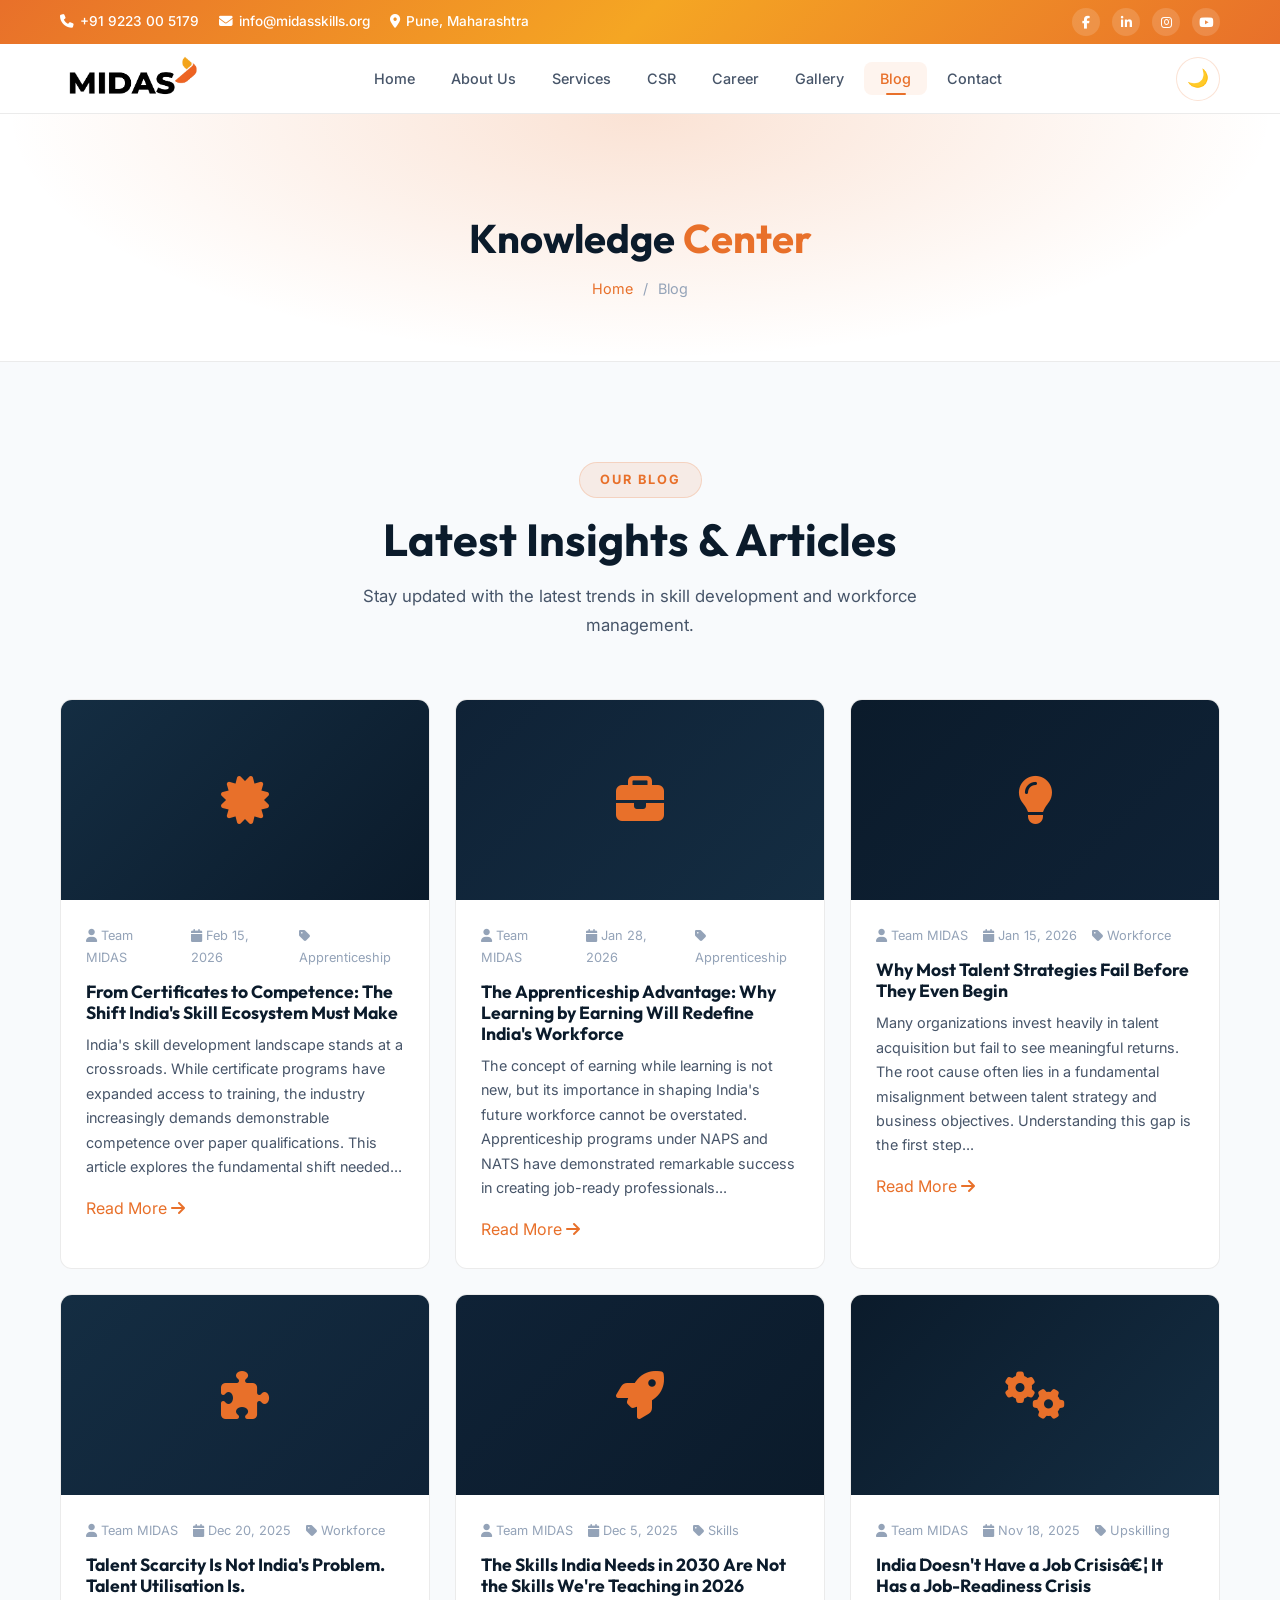
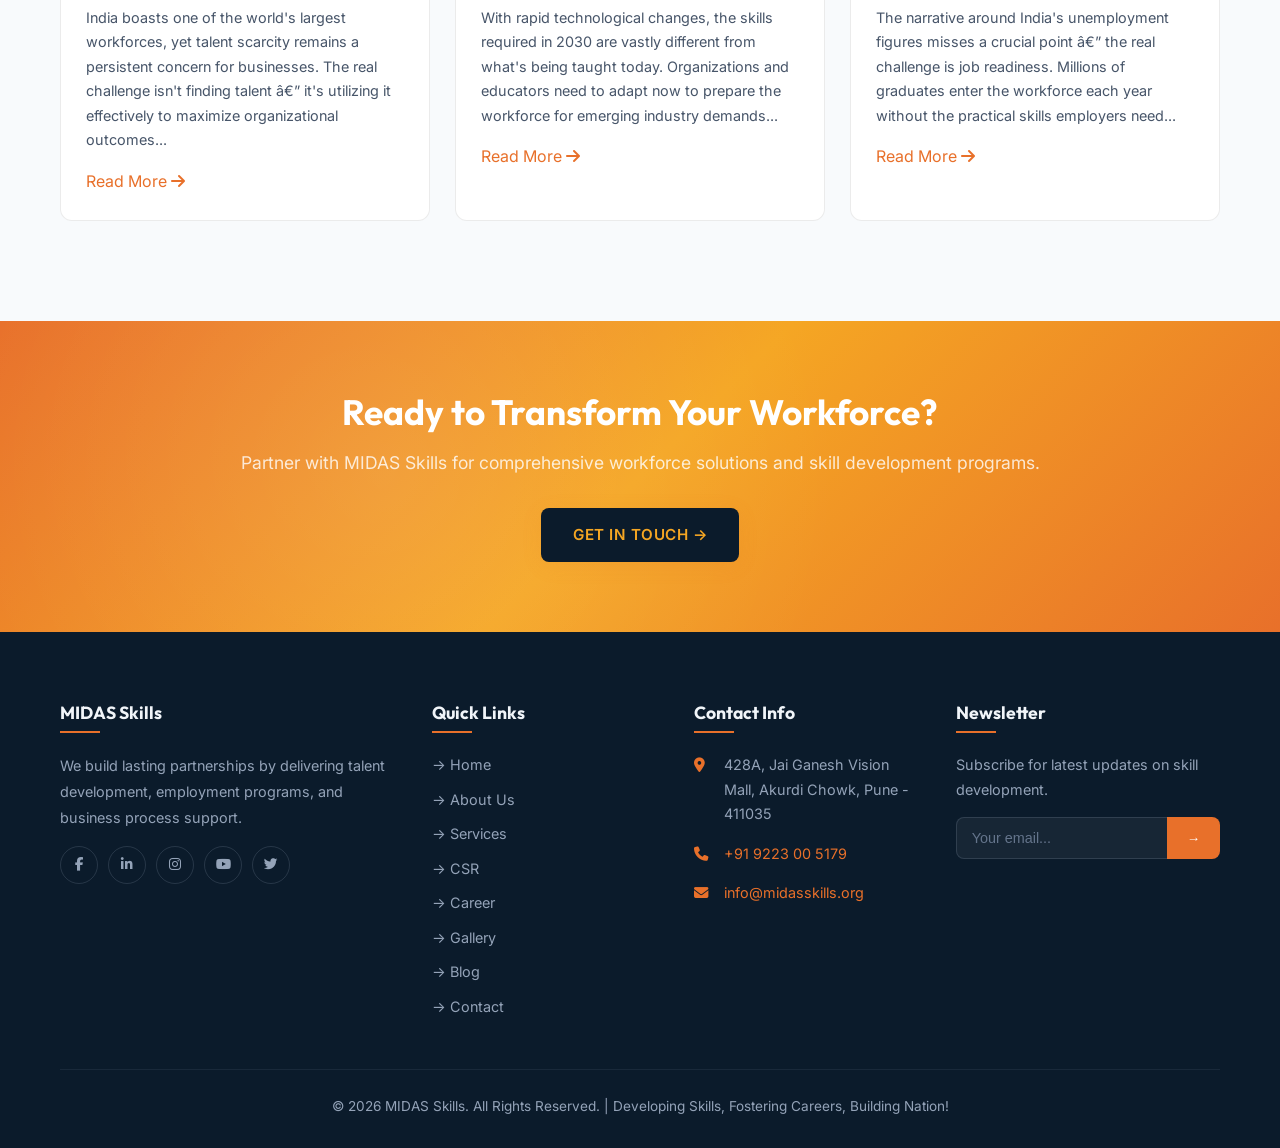
<file: midass.com/blog.html>
﻿<!DOCTYPE html>
<html lang="en" data-theme="light">
<head>
  <meta charset="UTF-8">
  <meta name="viewport" content="width=device-width, initial-scale=1.0">
  <meta name="description" content="MIDAS Skills Knowledge Center - Latest insights on skill development, apprenticeships, workforce trends.">
  <meta name="keywords" content="skill development blog, apprenticeship news, workforce insights">
  <meta name="author" content="MIDAS Skills">
  <meta name="robots" content="index, follow">
  <meta property="og:title" content="Blog | MIDAS Skills">
  <meta property="og:description" content="MIDAS Skills Knowledge Center - Latest insights on skill development, apprenticeships, workforce trends.">
  <meta property="og:type" content="website">
  <meta property="og:url" content="http://midasskills.org/blog.html">
  <meta name="twitter:card" content="summary_large_image">
  <meta name="twitter:title" content="Blog | MIDAS Skills">
  <title>Blog | MIDAS Skills</title>
  <link rel="canonical" href="http://midasskills.org/blog.html">
  <link rel="icon" type="image/png" href="images/logo.png">
  <link rel="stylesheet" href="https://cdnjs.cloudflare.com/ajax/libs/font-awesome/6.5.1/css/all.min.css">
  <link rel="stylesheet" href="css/style.css">
  <script type="application/ld+json">
  {
    "@context": "https://schema.org",
    "@type": "Organization",
    "name": "MIDAS Skills",
    "url": "http://midasskills.org",
    "description": "Where Talent Meets Opportunity"
  }
  </script>
</head>
<body>
  <div class="top-bar">
    <div class="container">
      <div class="top-bar-left">
        <a href="tel:+919223005179"><i class="fas fa-phone"></i> +91 9223 00 5179</a>
        <a href="mailto:info@midasskills.org"><i class="fas fa-envelope"></i> info@midasskills.org</a>
        <a href="#"><i class="fas fa-map-marker-alt"></i> Pune, Maharashtra</a>
      </div>
      <div class="top-bar-right">
        <a href="#" aria-label="Facebook"><i class="fab fa-facebook-f"></i></a>
        <a href="#" aria-label="LinkedIn"><i class="fab fa-linkedin-in"></i></a>
        <a href="#" aria-label="Instagram"><i class="fab fa-instagram"></i></a>
        <a href="#" aria-label="YouTube"><i class="fab fa-youtube"></i></a>
      </div>
    </div>
  </div>

  <nav class="navbar" role="navigation" aria-label="Main Navigation">
    <div class="nav-container">
      <a href="index.html" class="nav-logo" aria-label="MIDAS Skills Home">
        <img src="images/logo.png" alt="MIDAS Skills Logo" width="160" height="45">
      </a>
      <ul class="nav-links" id="navLinks">
        <li><a href="index.html">Home</a></li>
        <li><a href="about.html" >About Us</a></li>
        <li><a href="services.html" >Services</a></li>
        <li><a href="csr.html" >CSR</a></li>
        <li><a href="career.html" >Career</a></li>
        <li><a href="gallery.html" >Gallery</a></li>
        <li><a href="blog.html" class="active">Blog</a></li>
        <li><a href="contact.html" >Contact</a></li>
      </ul>
      <div class="nav-right">
        <button class="theme-toggle" id="themeToggle" aria-label="Toggle theme">&#x1F319;</button>
        <button class="mobile-toggle" id="mobileToggle" aria-label="Toggle menu">
          <span></span><span></span><span></span>
        </button>
      </div>
    </div>
  </nav>



  <section class="page-hero">
    <div class="container">
      <h1>Knowledge <span style="color:var(--accent-primary);">Center</span></h1>
      <div class="breadcrumb">
        <a href="index.html">Home</a> <span>/</span> <span>Blog</span>
      </div>
    </div>
  </section>

  <section class="section">
    <div class="container">
      <div class="section-header fade-in">
        <span class="section-badge">Our Blog</span>
        <h2>Latest Insights & Articles</h2>
        <p>Stay updated with the latest trends in skill development and workforce management.</p>
      </div>

      <div class="blog-grid">
        <!-- Article 1 -->
        <div class="blog-card fade-in">
          <div class="blog-image" style="background:linear-gradient(135deg, #142D42, #0B1B2B);display:flex;align-items:center;justify-content:center;color:var(--accent-primary);font-size:3rem;">
            <i class="fas fa-certificate"></i>
          </div>
          <div class="blog-body">
            <div class="blog-meta">
              <span><i class="fas fa-user"></i> Team MIDAS</span>
              <span><i class="fas fa-calendar"></i> Feb 15, 2026</span>
              <span><i class="fas fa-tag"></i> Apprenticeship</span>
            </div>
            <h3><a href="#">From Certificates to Competence: The Shift India's Skill Ecosystem Must Make</a></h3>
            <p>India's skill development landscape stands at a crossroads. While certificate programs have expanded access to training, the industry increasingly demands demonstrable competence over paper qualifications. This article explores the fundamental shift needed...</p>
            <a href="#" class="read-more">Read More <i class="fas fa-arrow-right"></i></a>
          </div>
        </div>

        <!-- Article 2 -->
        <div class="blog-card fade-in">
          <div class="blog-image" style="background:linear-gradient(135deg, #0F2236, #142D42);display:flex;align-items:center;justify-content:center;color:var(--accent-primary);font-size:3rem;">
            <i class="fas fa-briefcase"></i>
          </div>
          <div class="blog-body">
            <div class="blog-meta">
              <span><i class="fas fa-user"></i> Team MIDAS</span>
              <span><i class="fas fa-calendar"></i> Jan 28, 2026</span>
              <span><i class="fas fa-tag"></i> Apprenticeship</span>
            </div>
            <h3><a href="#">The Apprenticeship Advantage: Why Learning by Earning Will Redefine India's Workforce</a></h3>
            <p>The concept of earning while learning is not new, but its importance in shaping India's future workforce cannot be overstated. Apprenticeship programs under NAPS and NATS have demonstrated remarkable success in creating job-ready professionals...</p>
            <a href="#" class="read-more">Read More <i class="fas fa-arrow-right"></i></a>
          </div>
        </div>

        <!-- Article 3 -->
        <div class="blog-card fade-in">
          <div class="blog-image" style="background:linear-gradient(135deg, #0B1B2B, #0F2236);display:flex;align-items:center;justify-content:center;color:var(--accent-primary);font-size:3rem;">
            <i class="fas fa-lightbulb"></i>
          </div>
          <div class="blog-body">
            <div class="blog-meta">
              <span><i class="fas fa-user"></i> Team MIDAS</span>
              <span><i class="fas fa-calendar"></i> Jan 15, 2026</span>
              <span><i class="fas fa-tag"></i> Workforce</span>
            </div>
            <h3><a href="#">Why Most Talent Strategies Fail Before They Even Begin</a></h3>
            <p>Many organizations invest heavily in talent acquisition but fail to see meaningful returns. The root cause often lies in a fundamental misalignment between talent strategy and business objectives. Understanding this gap is the first step...</p>
            <a href="#" class="read-more">Read More <i class="fas fa-arrow-right"></i></a>
          </div>
        </div>

        <!-- Article 4 -->
        <div class="blog-card fade-in">
          <div class="blog-image" style="background:linear-gradient(135deg, #142D42, #0F2236);display:flex;align-items:center;justify-content:center;color:var(--accent-primary);font-size:3rem;">
            <i class="fas fa-puzzle-piece"></i>
          </div>
          <div class="blog-body">
            <div class="blog-meta">
              <span><i class="fas fa-user"></i> Team MIDAS</span>
              <span><i class="fas fa-calendar"></i> Dec 20, 2025</span>
              <span><i class="fas fa-tag"></i> Workforce</span>
            </div>
            <h3><a href="#">Talent Scarcity Is Not India's Problem. Talent Utilisation Is.</a></h3>
            <p>India boasts one of the world's largest workforces, yet talent scarcity remains a persistent concern for businesses. The real challenge isn't finding talent â€” it's utilizing it effectively to maximize organizational outcomes...</p>
            <a href="#" class="read-more">Read More <i class="fas fa-arrow-right"></i></a>
          </div>
        </div>

        <!-- Article 5 -->
        <div class="blog-card fade-in">
          <div class="blog-image" style="background:linear-gradient(135deg, #0F2236, #0B1B2B);display:flex;align-items:center;justify-content:center;color:var(--accent-primary);font-size:3rem;">
            <i class="fas fa-rocket"></i>
          </div>
          <div class="blog-body">
            <div class="blog-meta">
              <span><i class="fas fa-user"></i> Team MIDAS</span>
              <span><i class="fas fa-calendar"></i> Dec 5, 2025</span>
              <span><i class="fas fa-tag"></i> Skills</span>
            </div>
            <h3><a href="#">The Skills India Needs in 2030 Are Not the Skills We're Teaching in 2026</a></h3>
            <p>With rapid technological changes, the skills required in 2030 are vastly different from what's being taught today. Organizations and educators need to adapt now to prepare the workforce for emerging industry demands...</p>
            <a href="#" class="read-more">Read More <i class="fas fa-arrow-right"></i></a>
          </div>
        </div>

        <!-- Article 6 -->
        <div class="blog-card fade-in">
          <div class="blog-image" style="background:linear-gradient(135deg, #0B1B2B, #142D42);display:flex;align-items:center;justify-content:center;color:var(--accent-primary);font-size:3rem;">
            <i class="fas fa-cogs"></i>
          </div>
          <div class="blog-body">
            <div class="blog-meta">
              <span><i class="fas fa-user"></i> Team MIDAS</span>
              <span><i class="fas fa-calendar"></i> Nov 18, 2025</span>
              <span><i class="fas fa-tag"></i> Upskilling</span>
            </div>
            <h3><a href="#">India Doesn't Have a Job Crisisâ€¦ It Has a Job-Readiness Crisis</a></h3>
            <p>The narrative around India's unemployment figures misses a crucial point â€” the real challenge is job readiness. Millions of graduates enter the workforce each year without the practical skills employers need...</p>
            <a href="#" class="read-more">Read More <i class="fas fa-arrow-right"></i></a>
          </div>
        </div>
      </div>
    </div>
  </section>



  <section class="cta-section">
    <div class="container">
      <h2>Ready to Transform Your Workforce?</h2>
      <p>Partner with MIDAS Skills for comprehensive workforce solutions and skill development programs.</p>
      <a href="contact.html" class="btn btn-primary">Get in Touch →</a>
    </div>
  </section>

  <footer class="footer" role="contentinfo">
    <div class="container">
      <div class="footer-grid">
        <div class="footer-about">
          <h3>MIDAS Skills</h3>
          <p>We build lasting partnerships by delivering talent development, employment programs, and business process support.</p>
          <div class="footer-social">
            <a href="#" aria-label="Facebook"><i class="fab fa-facebook-f"></i></a>
            <a href="#" aria-label="LinkedIn"><i class="fab fa-linkedin-in"></i></a>
            <a href="#" aria-label="Instagram"><i class="fab fa-instagram"></i></a>
            <a href="#" aria-label="YouTube"><i class="fab fa-youtube"></i></a>
            <a href="#" aria-label="Twitter"><i class="fab fa-twitter"></i></a>
          </div>
        </div>
        <div>
          <h3>Quick Links</h3>
          <ul class="footer-links">
            <li><a href="index.html">→ Home</a></li>
            <li><a href="about.html">→ About Us</a></li>
            <li><a href="services.html">→ Services</a></li>
            <li><a href="csr.html">→ CSR</a></li>
            <li><a href="career.html">→ Career</a></li>
            <li><a href="gallery.html">→ Gallery</a></li>
            <li><a href="blog.html">→ Blog</a></li>
            <li><a href="contact.html">→ Contact</a></li>
          </ul>
        </div>
        <div>
          <h3>Contact Info</h3>
          <ul class="footer-contact">
            <li><span class="icon"><i class="fas fa-map-marker-alt"></i></span><span>428A, Jai Ganesh Vision Mall, Akurdi Chowk, Pune - 411035</span></li>
            <li><span class="icon"><i class="fas fa-phone"></i></span><span><a href="tel:+919223005179">+91 9223 00 5179</a></span></li>
            <li><span class="icon"><i class="fas fa-envelope"></i></span><span><a href="mailto:info@midasskills.org">info@midasskills.org</a></span></li>
          </ul>
        </div>
        <div>
          <h3>Newsletter</h3>
          <p style="font-size:0.9rem;margin-bottom:15px;">Subscribe for latest updates on skill development.</p>
          <form class="newsletter-form" onsubmit="event.preventDefault(); alert('Subscribed successfully!');">
            <input type="email" placeholder="Your email..." required aria-label="Email for newsletter">
            <button type="submit">→</button>
          </form>
        </div>
      </div>
      <div class="footer-bottom">
        <p>© 2026 MIDAS Skills. All Rights Reserved. | Developing Skills, Fostering Careers, Building Nation!</p>
      </div>
    </div>
  </footer>

  <script src="js/main.js"></script>
</body>
</html>
</file>
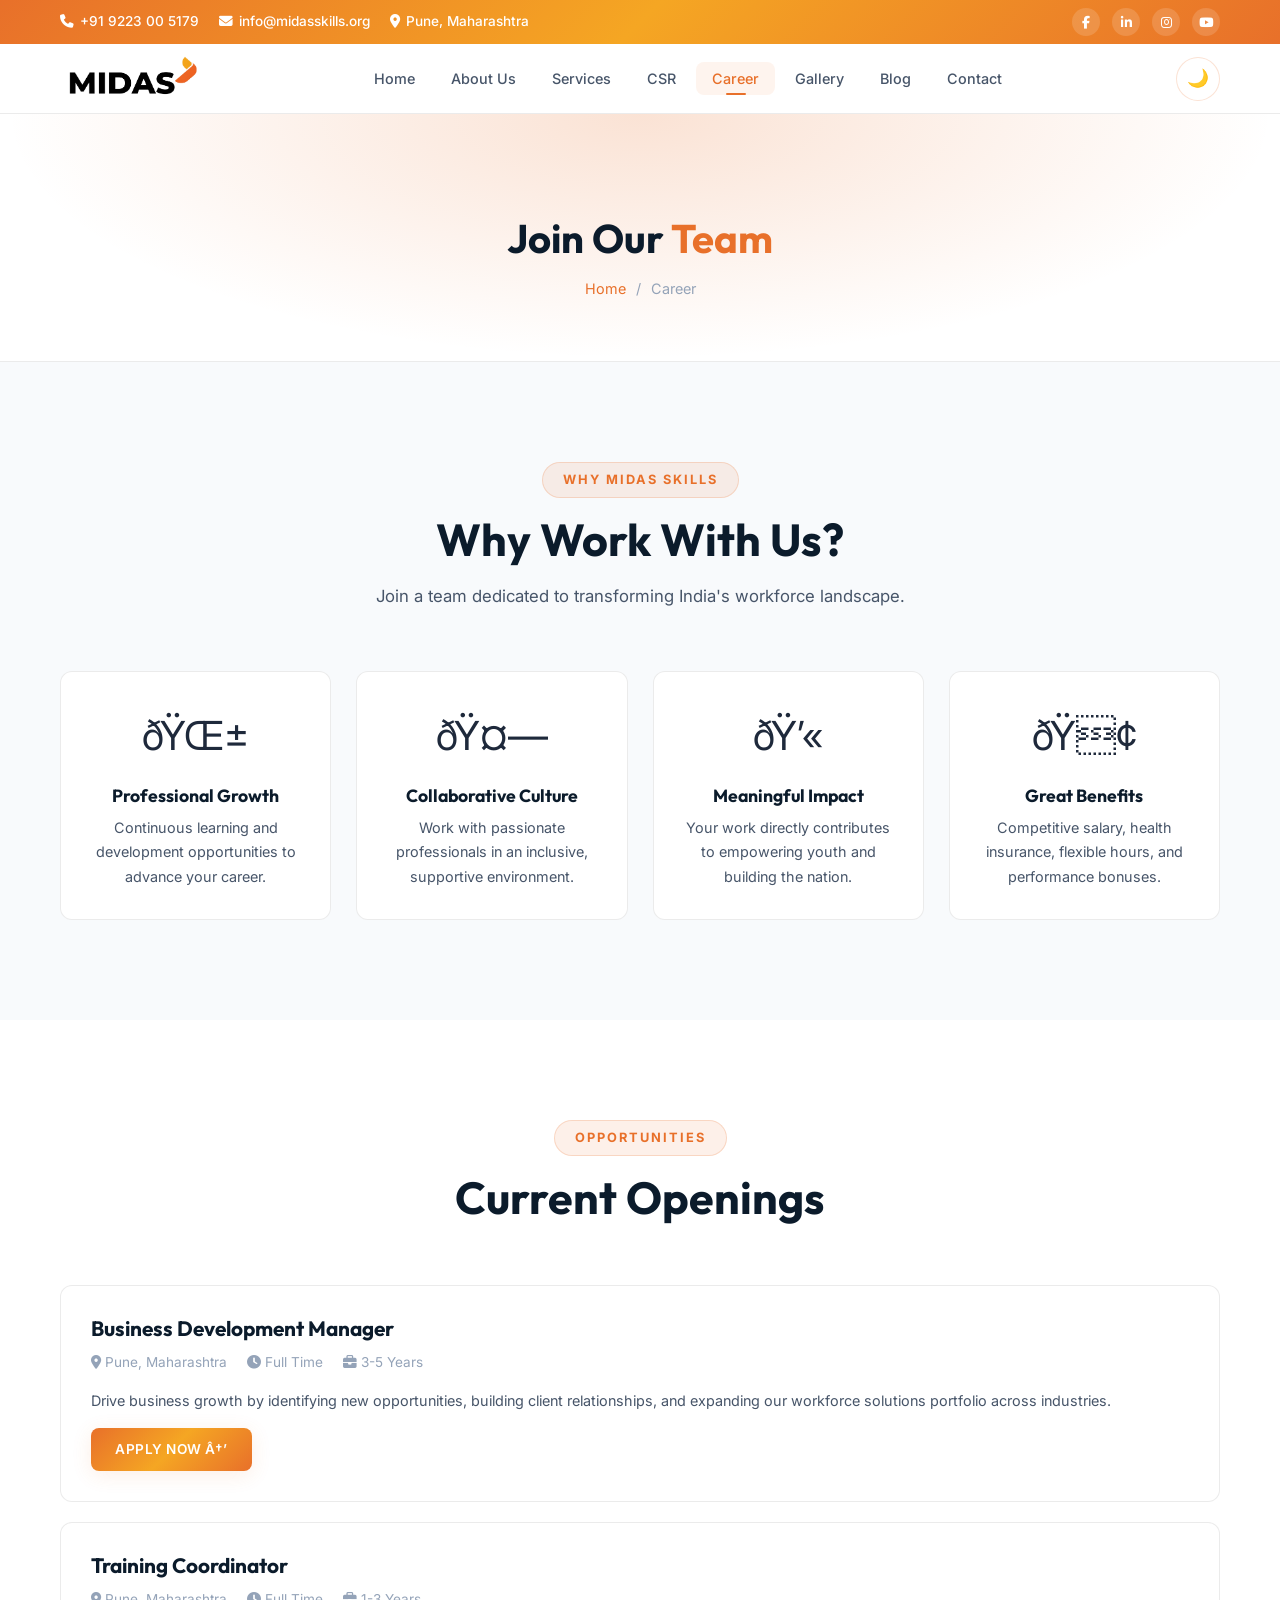
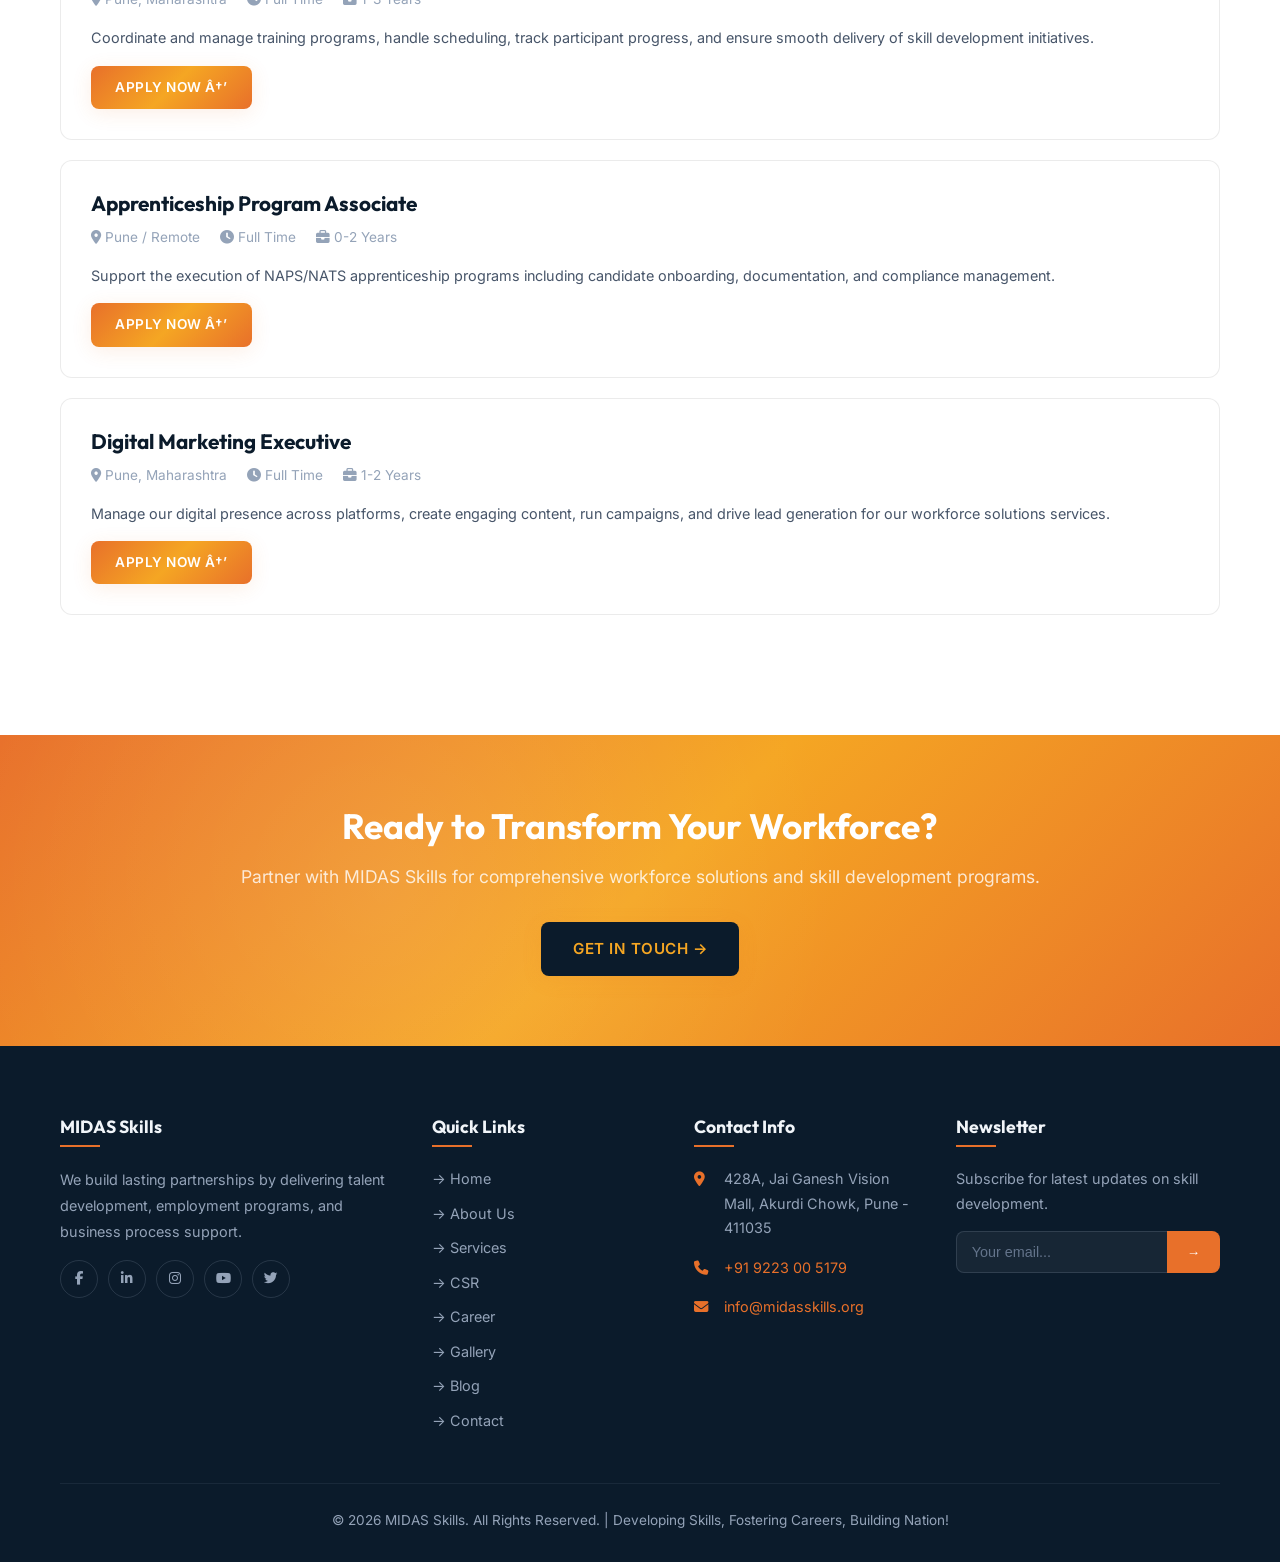
<file: midass.com/career.html>
﻿<!DOCTYPE html>
<html lang="en" data-theme="light">
<head>
  <meta charset="UTF-8">
  <meta name="viewport" content="width=device-width, initial-scale=1.0">
  <meta name="description" content="Join MIDAS Skills - Explore career opportunities in skill development and workforce solutions.">
  <meta name="keywords" content="MIDAS Skills careers, jobs in skill development, workforce jobs, HR careers">
  <meta name="author" content="MIDAS Skills">
  <meta name="robots" content="index, follow">
  <meta property="og:title" content="Career | MIDAS Skills">
  <meta property="og:description" content="Join MIDAS Skills - Explore career opportunities in skill development and workforce solutions.">
  <meta property="og:type" content="website">
  <meta property="og:url" content="http://midasskills.org/career.html">
  <meta name="twitter:card" content="summary_large_image">
  <meta name="twitter:title" content="Career | MIDAS Skills">
  <title>Career | MIDAS Skills</title>
  <link rel="canonical" href="http://midasskills.org/career.html">
  <link rel="icon" type="image/png" href="images/logo.png">
  <link rel="stylesheet" href="https://cdnjs.cloudflare.com/ajax/libs/font-awesome/6.5.1/css/all.min.css">
  <link rel="stylesheet" href="css/style.css">
  <script type="application/ld+json">
  {
    "@context": "https://schema.org",
    "@type": "Organization",
    "name": "MIDAS Skills",
    "url": "http://midasskills.org",
    "description": "Where Talent Meets Opportunity"
  }
  </script>
</head>
<body>
  <div class="top-bar">
    <div class="container">
      <div class="top-bar-left">
        <a href="tel:+919223005179"><i class="fas fa-phone"></i> +91 9223 00 5179</a>
        <a href="mailto:info@midasskills.org"><i class="fas fa-envelope"></i> info@midasskills.org</a>
        <a href="#"><i class="fas fa-map-marker-alt"></i> Pune, Maharashtra</a>
      </div>
      <div class="top-bar-right">
        <a href="#" aria-label="Facebook"><i class="fab fa-facebook-f"></i></a>
        <a href="#" aria-label="LinkedIn"><i class="fab fa-linkedin-in"></i></a>
        <a href="#" aria-label="Instagram"><i class="fab fa-instagram"></i></a>
        <a href="#" aria-label="YouTube"><i class="fab fa-youtube"></i></a>
      </div>
    </div>
  </div>

  <nav class="navbar" role="navigation" aria-label="Main Navigation">
    <div class="nav-container">
      <a href="index.html" class="nav-logo" aria-label="MIDAS Skills Home">
        <img src="images/logo.png" alt="MIDAS Skills Logo" width="160" height="45">
      </a>
      <ul class="nav-links" id="navLinks">
        <li><a href="index.html">Home</a></li>
        <li><a href="about.html" >About Us</a></li>
        <li><a href="services.html" >Services</a></li>
        <li><a href="csr.html" >CSR</a></li>
        <li><a href="career.html" class="active">Career</a></li>
        <li><a href="gallery.html" >Gallery</a></li>
        <li><a href="blog.html" >Blog</a></li>
        <li><a href="contact.html" >Contact</a></li>
      </ul>
      <div class="nav-right">
        <button class="theme-toggle" id="themeToggle" aria-label="Toggle theme">&#x1F319;</button>
        <button class="mobile-toggle" id="mobileToggle" aria-label="Toggle menu">
          <span></span><span></span><span></span>
        </button>
      </div>
    </div>
  </nav>



  <section class="page-hero">
    <div class="container">
      <h1>Join Our <span style="color:var(--accent-primary);">Team</span></h1>
      <div class="breadcrumb">
        <a href="index.html">Home</a> <span>/</span> <span>Career</span>
      </div>
    </div>
  </section>

  <!-- Why Join -->
  <section class="section">
    <div class="container">
      <div class="section-header fade-in">
        <span class="section-badge">Why MIDAS Skills</span>
        <h2>Why Work With Us?</h2>
        <p>Join a team dedicated to transforming India's workforce landscape.</p>
      </div>
      <div class="values-grid">
        <div class="value-card fade-in">
          <div class="value-icon">ðŸŒ±</div>
          <h3>Professional Growth</h3>
          <p>Continuous learning and development opportunities to advance your career.</p>
        </div>
        <div class="value-card fade-in">
          <div class="value-icon">ðŸ¤—</div>
          <h3>Collaborative Culture</h3>
          <p>Work with passionate professionals in an inclusive, supportive environment.</p>
        </div>
        <div class="value-card fade-in">
          <div class="value-icon">ðŸ’«</div>
          <h3>Meaningful Impact</h3>
          <p>Your work directly contributes to empowering youth and building the nation.</p>
        </div>
        <div class="value-card fade-in">
          <div class="value-icon">ðŸ¢</div>
          <h3>Great Benefits</h3>
          <p>Competitive salary, health insurance, flexible hours, and performance bonuses.</p>
        </div>
      </div>
    </div>
  </section>

  <!-- Current Openings -->
  <section class="section" style="background:var(--bg-secondary);">
    <div class="container">
      <div class="section-header fade-in">
        <span class="section-badge">Opportunities</span>
        <h2>Current Openings</h2>
      </div>

      <div class="fade-in">
        <div class="job-card">
          <h3>Business Development Manager</h3>
          <div class="job-meta">
            <span><i class="fas fa-map-marker-alt"></i> Pune, Maharashtra</span>
            <span><i class="fas fa-clock"></i> Full Time</span>
            <span><i class="fas fa-briefcase"></i> 3-5 Years</span>
          </div>
          <p>Drive business growth by identifying new opportunities, building client relationships, and expanding our workforce solutions portfolio across industries.</p>
          <a href="contact.html" class="btn btn-primary" style="padding:10px 24px;font-size:0.85rem;">Apply Now â†’</a>
        </div>

        <div class="job-card">
          <h3>Training Coordinator</h3>
          <div class="job-meta">
            <span><i class="fas fa-map-marker-alt"></i> Pune, Maharashtra</span>
            <span><i class="fas fa-clock"></i> Full Time</span>
            <span><i class="fas fa-briefcase"></i> 1-3 Years</span>
          </div>
          <p>Coordinate and manage training programs, handle scheduling, track participant progress, and ensure smooth delivery of skill development initiatives.</p>
          <a href="contact.html" class="btn btn-primary" style="padding:10px 24px;font-size:0.85rem;">Apply Now â†’</a>
        </div>

        <div class="job-card">
          <h3>Apprenticeship Program Associate</h3>
          <div class="job-meta">
            <span><i class="fas fa-map-marker-alt"></i> Pune / Remote</span>
            <span><i class="fas fa-clock"></i> Full Time</span>
            <span><i class="fas fa-briefcase"></i> 0-2 Years</span>
          </div>
          <p>Support the execution of NAPS/NATS apprenticeship programs including candidate onboarding, documentation, and compliance management.</p>
          <a href="contact.html" class="btn btn-primary" style="padding:10px 24px;font-size:0.85rem;">Apply Now â†’</a>
        </div>

        <div class="job-card">
          <h3>Digital Marketing Executive</h3>
          <div class="job-meta">
            <span><i class="fas fa-map-marker-alt"></i> Pune, Maharashtra</span>
            <span><i class="fas fa-clock"></i> Full Time</span>
            <span><i class="fas fa-briefcase"></i> 1-2 Years</span>
          </div>
          <p>Manage our digital presence across platforms, create engaging content, run campaigns, and drive lead generation for our workforce solutions services.</p>
          <a href="contact.html" class="btn btn-primary" style="padding:10px 24px;font-size:0.85rem;">Apply Now â†’</a>
        </div>
      </div>
    </div>
  </section>



  <section class="cta-section">
    <div class="container">
      <h2>Ready to Transform Your Workforce?</h2>
      <p>Partner with MIDAS Skills for comprehensive workforce solutions and skill development programs.</p>
      <a href="contact.html" class="btn btn-primary">Get in Touch →</a>
    </div>
  </section>

  <footer class="footer" role="contentinfo">
    <div class="container">
      <div class="footer-grid">
        <div class="footer-about">
          <h3>MIDAS Skills</h3>
          <p>We build lasting partnerships by delivering talent development, employment programs, and business process support.</p>
          <div class="footer-social">
            <a href="#" aria-label="Facebook"><i class="fab fa-facebook-f"></i></a>
            <a href="#" aria-label="LinkedIn"><i class="fab fa-linkedin-in"></i></a>
            <a href="#" aria-label="Instagram"><i class="fab fa-instagram"></i></a>
            <a href="#" aria-label="YouTube"><i class="fab fa-youtube"></i></a>
            <a href="#" aria-label="Twitter"><i class="fab fa-twitter"></i></a>
          </div>
        </div>
        <div>
          <h3>Quick Links</h3>
          <ul class="footer-links">
            <li><a href="index.html">→ Home</a></li>
            <li><a href="about.html">→ About Us</a></li>
            <li><a href="services.html">→ Services</a></li>
            <li><a href="csr.html">→ CSR</a></li>
            <li><a href="career.html">→ Career</a></li>
            <li><a href="gallery.html">→ Gallery</a></li>
            <li><a href="blog.html">→ Blog</a></li>
            <li><a href="contact.html">→ Contact</a></li>
          </ul>
        </div>
        <div>
          <h3>Contact Info</h3>
          <ul class="footer-contact">
            <li><span class="icon"><i class="fas fa-map-marker-alt"></i></span><span>428A, Jai Ganesh Vision Mall, Akurdi Chowk, Pune - 411035</span></li>
            <li><span class="icon"><i class="fas fa-phone"></i></span><span><a href="tel:+919223005179">+91 9223 00 5179</a></span></li>
            <li><span class="icon"><i class="fas fa-envelope"></i></span><span><a href="mailto:info@midasskills.org">info@midasskills.org</a></span></li>
          </ul>
        </div>
        <div>
          <h3>Newsletter</h3>
          <p style="font-size:0.9rem;margin-bottom:15px;">Subscribe for latest updates on skill development.</p>
          <form class="newsletter-form" onsubmit="event.preventDefault(); alert('Subscribed successfully!');">
            <input type="email" placeholder="Your email..." required aria-label="Email for newsletter">
            <button type="submit">→</button>
          </form>
        </div>
      </div>
      <div class="footer-bottom">
        <p>© 2026 MIDAS Skills. All Rights Reserved. | Developing Skills, Fostering Careers, Building Nation!</p>
      </div>
    </div>
  </footer>

  <script src="js/main.js"></script>
</body>
</html>
</file>
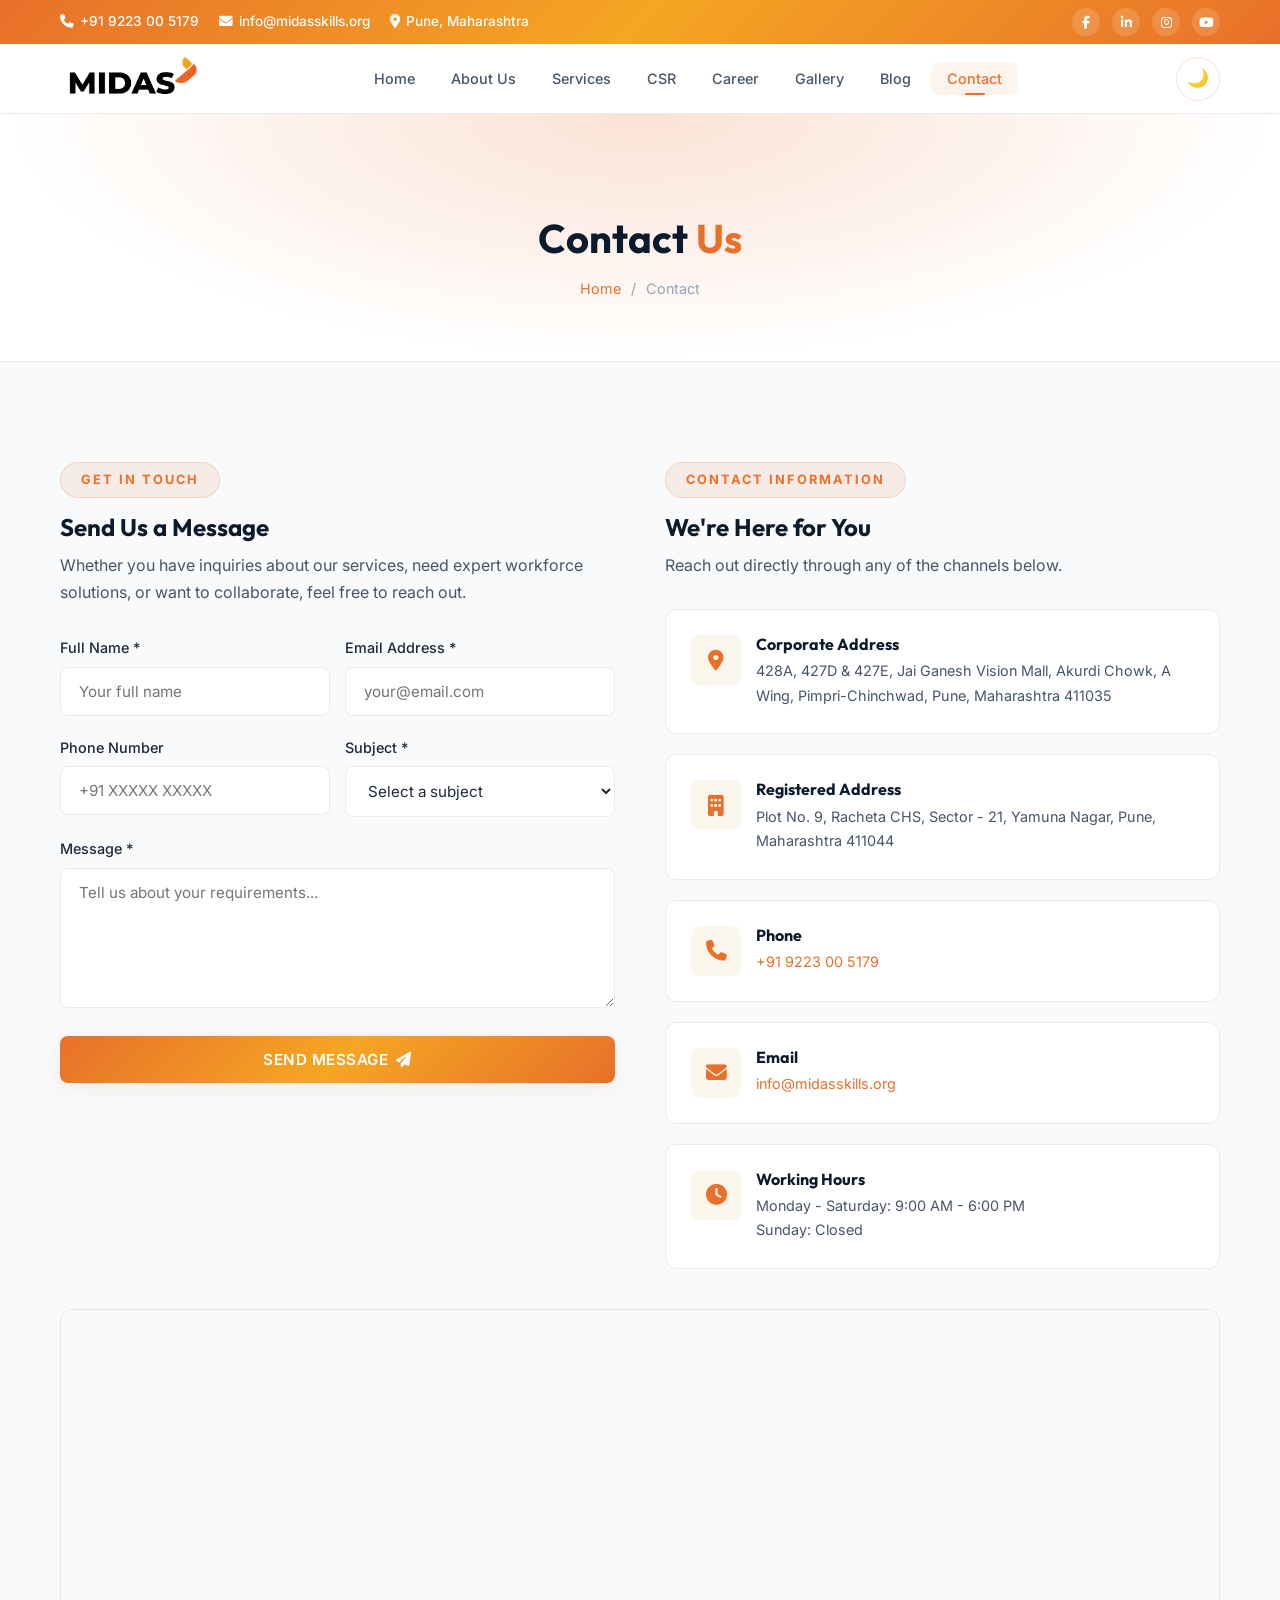
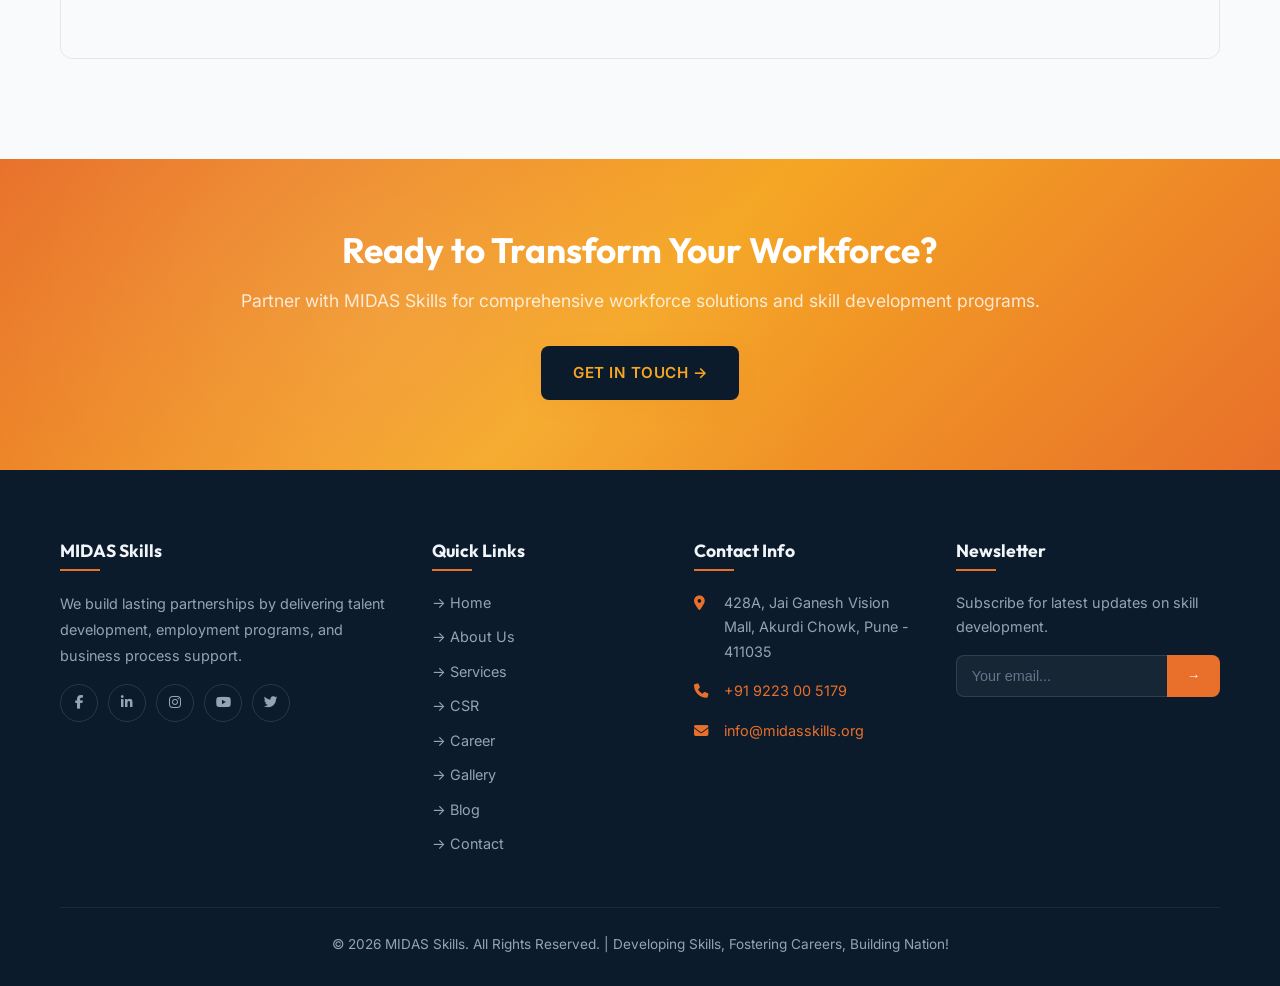
<file: midass.com/contact.html>
﻿<!DOCTYPE html>
<html lang="en" data-theme="light">
<head>
  <meta charset="UTF-8">
  <meta name="viewport" content="width=device-width, initial-scale=1.0">
  <meta name="description" content="Contact MIDAS Skills - Get in touch for workforce solutions and apprenticeship advisory.">
  <meta name="keywords" content="contact MIDAS Skills, workforce solutions inquiry, apprenticeship consultation">
  <meta name="author" content="MIDAS Skills">
  <meta name="robots" content="index, follow">
  <meta property="og:title" content="Contact Us | MIDAS Skills">
  <meta property="og:description" content="Contact MIDAS Skills - Get in touch for workforce solutions and apprenticeship advisory.">
  <meta property="og:type" content="website">
  <meta property="og:url" content="http://midasskills.org/contact.html">
  <meta name="twitter:card" content="summary_large_image">
  <meta name="twitter:title" content="Contact Us | MIDAS Skills">
  <title>Contact Us | MIDAS Skills</title>
  <link rel="canonical" href="http://midasskills.org/contact.html">
  <link rel="icon" type="image/png" href="images/logo.png">
  <link rel="stylesheet" href="https://cdnjs.cloudflare.com/ajax/libs/font-awesome/6.5.1/css/all.min.css">
  <link rel="stylesheet" href="css/style.css">
  <script type="application/ld+json">
  {
    "@context": "https://schema.org",
    "@type": "Organization",
    "name": "MIDAS Skills",
    "url": "http://midasskills.org",
    "description": "Where Talent Meets Opportunity"
  }
  </script>
</head>
<body>
  <div class="top-bar">
    <div class="container">
      <div class="top-bar-left">
        <a href="tel:+919223005179"><i class="fas fa-phone"></i> +91 9223 00 5179</a>
        <a href="mailto:info@midasskills.org"><i class="fas fa-envelope"></i> info@midasskills.org</a>
        <a href="#"><i class="fas fa-map-marker-alt"></i> Pune, Maharashtra</a>
      </div>
      <div class="top-bar-right">
        <a href="#" aria-label="Facebook"><i class="fab fa-facebook-f"></i></a>
        <a href="#" aria-label="LinkedIn"><i class="fab fa-linkedin-in"></i></a>
        <a href="#" aria-label="Instagram"><i class="fab fa-instagram"></i></a>
        <a href="#" aria-label="YouTube"><i class="fab fa-youtube"></i></a>
      </div>
    </div>
  </div>

  <nav class="navbar" role="navigation" aria-label="Main Navigation">
    <div class="nav-container">
      <a href="index.html" class="nav-logo" aria-label="MIDAS Skills Home">
        <img src="images/logo.png" alt="MIDAS Skills Logo" width="160" height="45">
      </a>
      <ul class="nav-links" id="navLinks">
        <li><a href="index.html">Home</a></li>
        <li><a href="about.html" >About Us</a></li>
        <li><a href="services.html" >Services</a></li>
        <li><a href="csr.html" >CSR</a></li>
        <li><a href="career.html" >Career</a></li>
        <li><a href="gallery.html" >Gallery</a></li>
        <li><a href="blog.html" >Blog</a></li>
        <li><a href="contact.html" class="active">Contact</a></li>
      </ul>
      <div class="nav-right">
        <button class="theme-toggle" id="themeToggle" aria-label="Toggle theme">&#x1F319;</button>
        <button class="mobile-toggle" id="mobileToggle" aria-label="Toggle menu">
          <span></span><span></span><span></span>
        </button>
      </div>
    </div>
  </nav>



  <section class="page-hero">
    <div class="container">
      <h1>Contact <span style="color:var(--accent-primary);">Us</span></h1>
      <div class="breadcrumb">
        <a href="index.html">Home</a> <span>/</span> <span>Contact</span>
      </div>
    </div>
  </section>

  <section class="section">
    <div class="container">
      <div class="contact-grid">
        <!-- Contact Form -->
        <div class="fade-in">
          <span class="section-badge">Get in Touch</span>
          <h2 style="margin-bottom:10px;">Send Us a Message</h2>
          <p style="color:var(--text-secondary);margin-bottom:30px;">Whether you have inquiries about our services, need expert workforce solutions, or want to collaborate, feel free to reach out.</p>

          <form id="contactForm" data-webhook="https://your-n8n-instance.com/webhook/contact">
            <div style="display:grid;grid-template-columns:1fr 1fr;gap:15px;">
              <div class="form-group">
                <label for="name">Full Name *</label>
                <input type="text" id="name" name="name" placeholder="Your full name" required>
              </div>
              <div class="form-group">
                <label for="email">Email Address *</label>
                <input type="email" id="email" name="email" placeholder="your@email.com" required>
              </div>
            </div>
            <div style="display:grid;grid-template-columns:1fr 1fr;gap:15px;">
              <div class="form-group">
                <label for="phone">Phone Number</label>
                <input type="tel" id="phone" name="phone" placeholder="+91 XXXXX XXXXX">
              </div>
              <div class="form-group">
                <label for="subject">Subject *</label>
                <select id="subject" name="subject" required>
                  <option value="">Select a subject</option>
                  <option value="Apprenticeship Advisory">Apprenticeship Advisory</option>
                  <option value="Workforce Services">Workforce Services</option>
                  <option value="WILP Programs">WILP Programs</option>
                  <option value="Corporate Upskilling">Corporate Upskilling</option>
                  <option value="CSR Partnership">CSR Partnership</option>
                  <option value="Career Inquiry">Career Inquiry</option>
                  <option value="General Inquiry">General Inquiry</option>
                </select>
              </div>
            </div>
            <div class="form-group">
              <label for="message">Message *</label>
              <textarea id="message" name="message" placeholder="Tell us about your requirements..." required></textarea>
            </div>
            <button type="submit" class="btn btn-primary" style="width:100%;justify-content:center;">
              Send Message <i class="fas fa-paper-plane"></i>
            </button>
            <div class="form-status" id="formStatus"></div>
          </form>
        </div>

        <!-- Contact Info -->
        <div class="fade-in">
          <span class="section-badge">Contact Information</span>
          <h2 style="margin-bottom:10px;">We're Here for You</h2>
          <p style="color:var(--text-secondary);margin-bottom:30px;">Reach out directly through any of the channels below.</p>

          <div class="contact-info-cards">
            <div class="contact-info-card">
              <div class="icon"><i class="fas fa-map-marker-alt"></i></div>
              <div>
                <h4>Corporate Address</h4>
                <p>428A, 427D & 427E, Jai Ganesh Vision Mall, Akurdi Chowk, A Wing, Pimpri-Chinchwad, Pune, Maharashtra 411035</p>
              </div>
            </div>

            <div class="contact-info-card">
              <div class="icon"><i class="fas fa-building"></i></div>
              <div>
                <h4>Registered Address</h4>
                <p>Plot No. 9, Racheta CHS, Sector - 21, Yamuna Nagar, Pune, Maharashtra 411044</p>
              </div>
            </div>

            <div class="contact-info-card">
              <div class="icon"><i class="fas fa-phone"></i></div>
              <div>
                <h4>Phone</h4>
                <p><a href="tel:+919223005179">+91 9223 00 5179</a></p>
              </div>
            </div>

            <div class="contact-info-card">
              <div class="icon"><i class="fas fa-envelope"></i></div>
              <div>
                <h4>Email</h4>
                <p><a href="mailto:info@midasskills.org">info@midasskills.org</a></p>
              </div>
            </div>

            <div class="contact-info-card">
              <div class="icon"><i class="fas fa-clock"></i></div>
              <div>
                <h4>Working Hours</h4>
                <p>Monday - Saturday: 9:00 AM - 6:00 PM<br>Sunday: Closed</p>
              </div>
            </div>
          </div>
        </div>
      </div>

      <!-- Map -->
      <div class="map-container fade-in">
        <iframe 
          src="https://www.google.com/maps/embed?pb=!1m18!1m12!1m3!1d3781.3!2d73.784579!3d18.647261!2m3!1f0!2f0!3f0!3m2!1i1024!2i768!4f13.1!3m3!1m2!1s0x3bc2b7630db0e0b7%3A0xcbc79f08485deb8!2sJai%20Ganesh%20Vision%20Mall!5e0!3m2!1sen!2sin!4v1700000000000!5m2!1sen!2sin" 
          width="100%" 
          height="350" 
          style="border:0;" 
          allowfullscreen="" 
          loading="lazy" 
          referrerpolicy="no-referrer-when-downgrade"
          title="MIDAS Skills Office Location">
        </iframe>
      </div>
    </div>
  </section>



  <section class="cta-section">
    <div class="container">
      <h2>Ready to Transform Your Workforce?</h2>
      <p>Partner with MIDAS Skills for comprehensive workforce solutions and skill development programs.</p>
      <a href="contact.html" class="btn btn-primary">Get in Touch →</a>
    </div>
  </section>

  <footer class="footer" role="contentinfo">
    <div class="container">
      <div class="footer-grid">
        <div class="footer-about">
          <h3>MIDAS Skills</h3>
          <p>We build lasting partnerships by delivering talent development, employment programs, and business process support.</p>
          <div class="footer-social">
            <a href="#" aria-label="Facebook"><i class="fab fa-facebook-f"></i></a>
            <a href="#" aria-label="LinkedIn"><i class="fab fa-linkedin-in"></i></a>
            <a href="#" aria-label="Instagram"><i class="fab fa-instagram"></i></a>
            <a href="#" aria-label="YouTube"><i class="fab fa-youtube"></i></a>
            <a href="#" aria-label="Twitter"><i class="fab fa-twitter"></i></a>
          </div>
        </div>
        <div>
          <h3>Quick Links</h3>
          <ul class="footer-links">
            <li><a href="index.html">→ Home</a></li>
            <li><a href="about.html">→ About Us</a></li>
            <li><a href="services.html">→ Services</a></li>
            <li><a href="csr.html">→ CSR</a></li>
            <li><a href="career.html">→ Career</a></li>
            <li><a href="gallery.html">→ Gallery</a></li>
            <li><a href="blog.html">→ Blog</a></li>
            <li><a href="contact.html">→ Contact</a></li>
          </ul>
        </div>
        <div>
          <h3>Contact Info</h3>
          <ul class="footer-contact">
            <li><span class="icon"><i class="fas fa-map-marker-alt"></i></span><span>428A, Jai Ganesh Vision Mall, Akurdi Chowk, Pune - 411035</span></li>
            <li><span class="icon"><i class="fas fa-phone"></i></span><span><a href="tel:+919223005179">+91 9223 00 5179</a></span></li>
            <li><span class="icon"><i class="fas fa-envelope"></i></span><span><a href="mailto:info@midasskills.org">info@midasskills.org</a></span></li>
          </ul>
        </div>
        <div>
          <h3>Newsletter</h3>
          <p style="font-size:0.9rem;margin-bottom:15px;">Subscribe for latest updates on skill development.</p>
          <form class="newsletter-form" onsubmit="event.preventDefault(); alert('Subscribed successfully!');">
            <input type="email" placeholder="Your email..." required aria-label="Email for newsletter">
            <button type="submit">→</button>
          </form>
        </div>
      </div>
      <div class="footer-bottom">
        <p>© 2026 MIDAS Skills. All Rights Reserved. | Developing Skills, Fostering Careers, Building Nation!</p>
      </div>
    </div>
  </footer>

  <script src="js/main.js"></script>
</body>
</html>
</file>
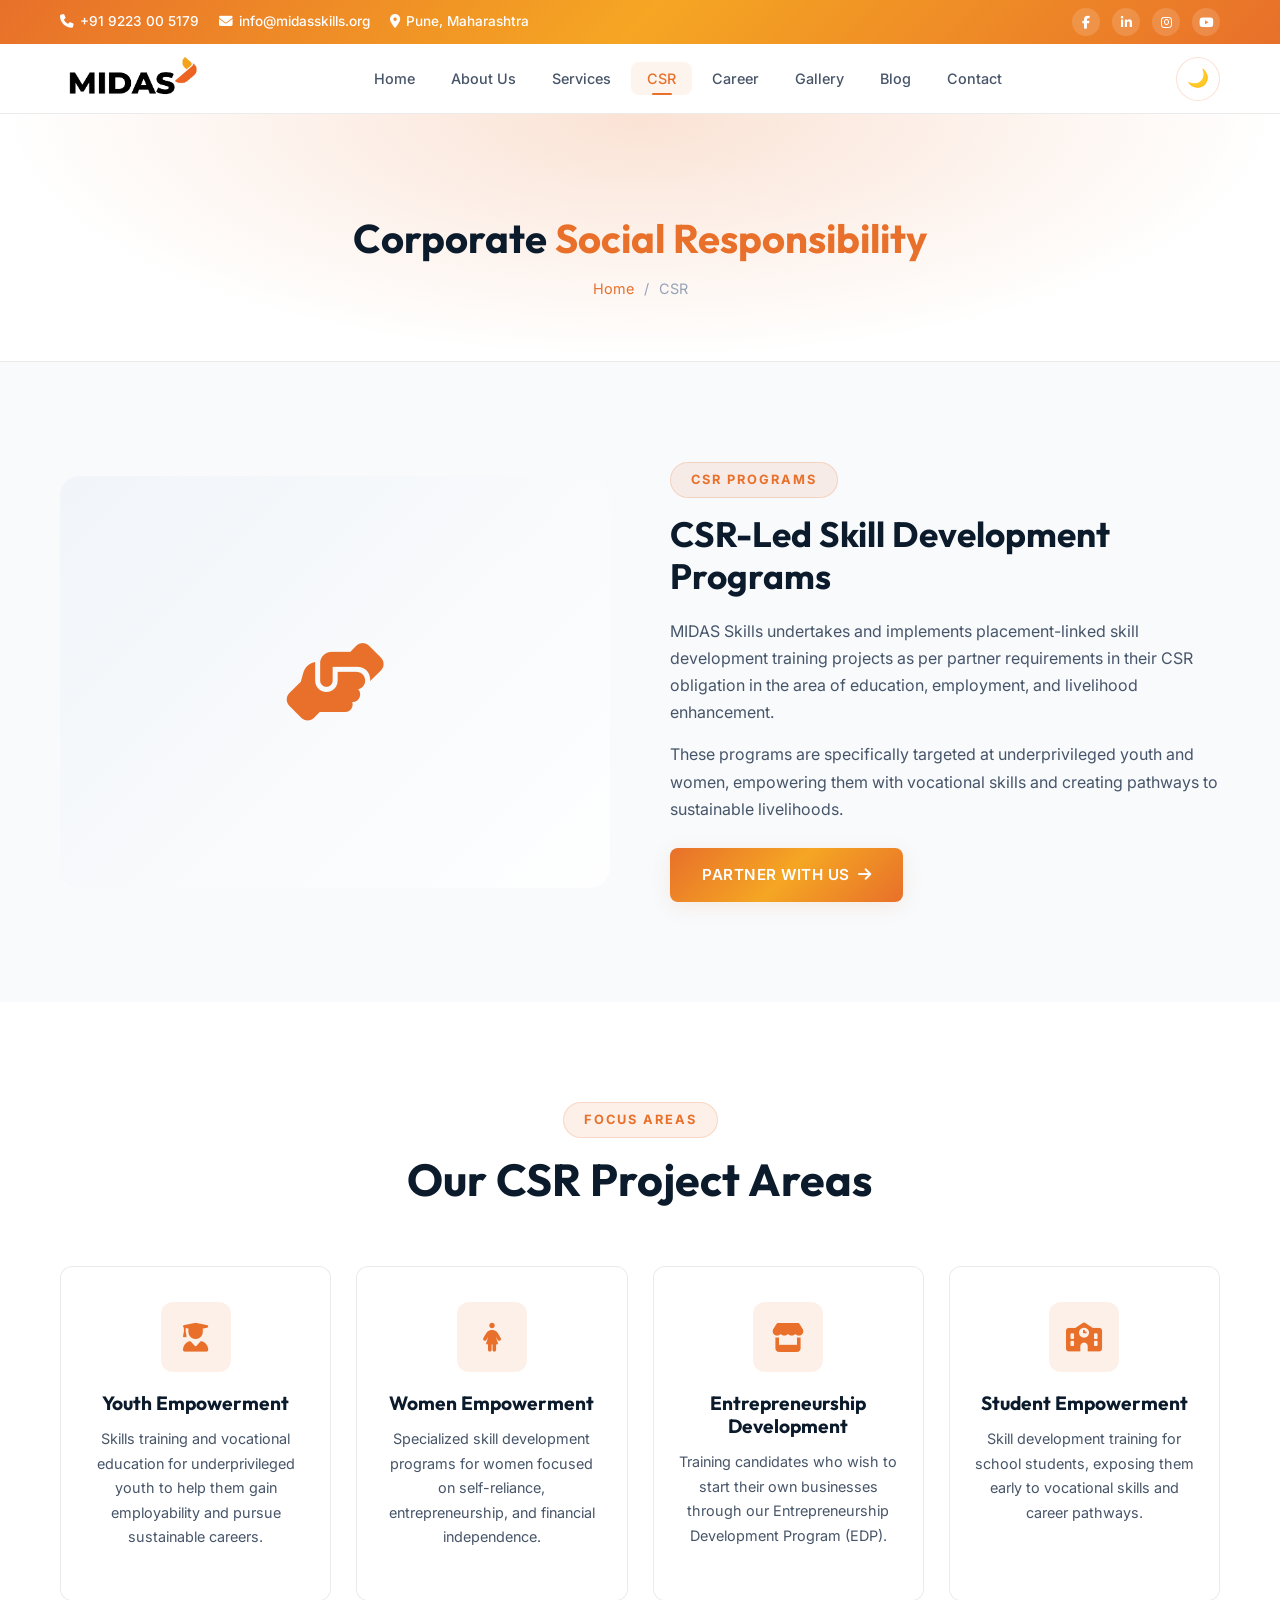
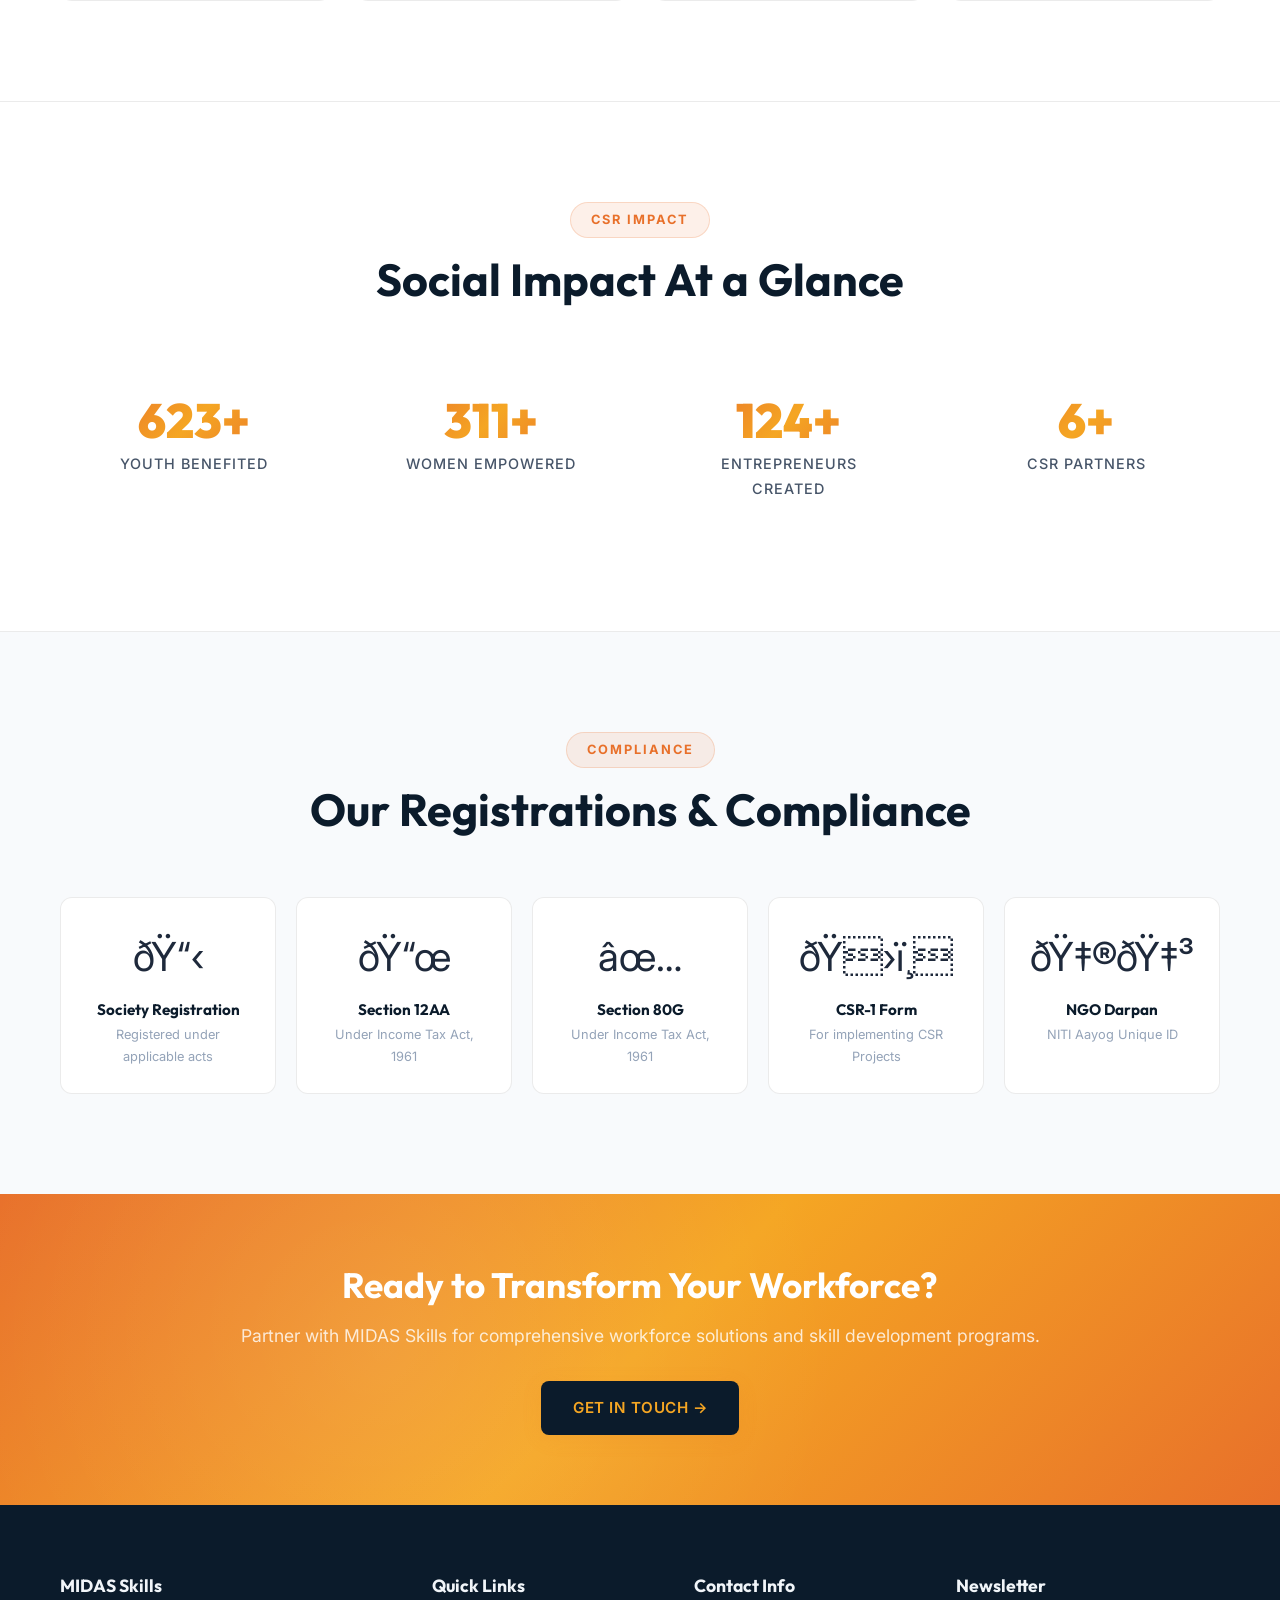
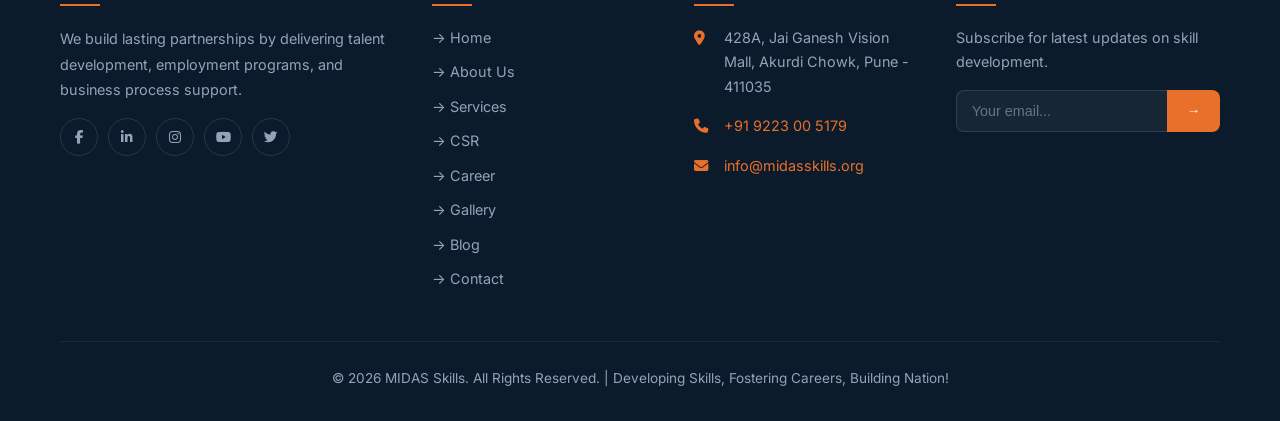
<file: midass.com/csr.html>
﻿<!DOCTYPE html>
<html lang="en" data-theme="light">
<head>
  <meta charset="UTF-8">
  <meta name="viewport" content="width=device-width, initial-scale=1.0">
  <meta name="description" content="MIDAS Skills CSR initiatives - Corporate Social Responsibility led skill development programs.">
  <meta name="keywords" content="CSR skill development, corporate social responsibility training, youth empowerment">
  <meta name="author" content="MIDAS Skills">
  <meta name="robots" content="index, follow">
  <meta property="og:title" content="CSR | MIDAS Skills">
  <meta property="og:description" content="MIDAS Skills CSR initiatives - Corporate Social Responsibility led skill development programs.">
  <meta property="og:type" content="website">
  <meta property="og:url" content="http://midasskills.org/csr.html">
  <meta name="twitter:card" content="summary_large_image">
  <meta name="twitter:title" content="CSR | MIDAS Skills">
  <title>CSR | MIDAS Skills</title>
  <link rel="canonical" href="http://midasskills.org/csr.html">
  <link rel="icon" type="image/png" href="images/logo.png">
  <link rel="stylesheet" href="https://cdnjs.cloudflare.com/ajax/libs/font-awesome/6.5.1/css/all.min.css">
  <link rel="stylesheet" href="css/style.css">
  <script type="application/ld+json">
  {
    "@context": "https://schema.org",
    "@type": "Organization",
    "name": "MIDAS Skills",
    "url": "http://midasskills.org",
    "description": "Where Talent Meets Opportunity"
  }
  </script>
</head>
<body>
  <div class="top-bar">
    <div class="container">
      <div class="top-bar-left">
        <a href="tel:+919223005179"><i class="fas fa-phone"></i> +91 9223 00 5179</a>
        <a href="mailto:info@midasskills.org"><i class="fas fa-envelope"></i> info@midasskills.org</a>
        <a href="#"><i class="fas fa-map-marker-alt"></i> Pune, Maharashtra</a>
      </div>
      <div class="top-bar-right">
        <a href="#" aria-label="Facebook"><i class="fab fa-facebook-f"></i></a>
        <a href="#" aria-label="LinkedIn"><i class="fab fa-linkedin-in"></i></a>
        <a href="#" aria-label="Instagram"><i class="fab fa-instagram"></i></a>
        <a href="#" aria-label="YouTube"><i class="fab fa-youtube"></i></a>
      </div>
    </div>
  </div>

  <nav class="navbar" role="navigation" aria-label="Main Navigation">
    <div class="nav-container">
      <a href="index.html" class="nav-logo" aria-label="MIDAS Skills Home">
        <img src="images/logo.png" alt="MIDAS Skills Logo" width="160" height="45">
      </a>
      <ul class="nav-links" id="navLinks">
        <li><a href="index.html">Home</a></li>
        <li><a href="about.html" >About Us</a></li>
        <li><a href="services.html" >Services</a></li>
        <li><a href="csr.html" class="active">CSR</a></li>
        <li><a href="career.html" >Career</a></li>
        <li><a href="gallery.html" >Gallery</a></li>
        <li><a href="blog.html" >Blog</a></li>
        <li><a href="contact.html" >Contact</a></li>
      </ul>
      <div class="nav-right">
        <button class="theme-toggle" id="themeToggle" aria-label="Toggle theme">&#x1F319;</button>
        <button class="mobile-toggle" id="mobileToggle" aria-label="Toggle menu">
          <span></span><span></span><span></span>
        </button>
      </div>
    </div>
  </nav>



  <section class="page-hero">
    <div class="container">
      <h1>Corporate <span style="color:var(--accent-primary);">Social Responsibility</span></h1>
      <div class="breadcrumb">
        <a href="index.html">Home</a> <span>/</span> <span>CSR</span>
      </div>
    </div>
  </section>

  <!-- CSR Overview -->
  <section class="section">
    <div class="container">
      <div class="about-grid">
        <div class="about-image fade-in">
          <div style="width:100%;height:100%;background:linear-gradient(135deg, var(--bg-tertiary), var(--bg-card));display:flex;align-items:center;justify-content:center;font-size:5rem;color:var(--accent-primary);">
            <i class="fas fa-hands-helping"></i>
          </div>
        </div>
        <div class="about-content fade-in">
          <span class="section-badge">CSR Programs</span>
          <h2>CSR-Led Skill Development Programs</h2>
          <p>MIDAS Skills undertakes and implements placement-linked skill development training projects as per partner requirements in their CSR obligation in the area of education, employment, and livelihood enhancement.</p>
          <p>These programs are specifically targeted at underprivileged youth and women, empowering them with vocational skills and creating pathways to sustainable livelihoods.</p>
          <div style="margin-top:25px;">
            <a href="contact.html" class="btn btn-primary">Partner With Us <i class="fas fa-arrow-right"></i></a>
          </div>
        </div>
      </div>
    </div>
  </section>

  <!-- CSR Focus Areas -->
  <section class="section" style="background:var(--bg-secondary);">
    <div class="container">
      <div class="section-header fade-in">
        <span class="section-badge">Focus Areas</span>
        <h2>Our CSR Project Areas</h2>
      </div>
      <div class="services-grid">
        <div class="service-card fade-in">
          <div class="service-icon"><i class="fas fa-user-graduate"></i></div>
          <h3>Youth Empowerment</h3>
          <p>Skills training and vocational education for underprivileged youth to help them gain employability and pursue sustainable careers.</p>
        </div>
        <div class="service-card fade-in">
          <div class="service-icon"><i class="fas fa-female"></i></div>
          <h3>Women Empowerment</h3>
          <p>Specialized skill development programs for women focused on self-reliance, entrepreneurship, and financial independence.</p>
        </div>
        <div class="service-card fade-in">
          <div class="service-icon"><i class="fas fa-store"></i></div>
          <h3>Entrepreneurship Development</h3>
          <p>Training candidates who wish to start their own businesses through our Entrepreneurship Development Program (EDP).</p>
        </div>
        <div class="service-card fade-in">
          <div class="service-icon"><i class="fas fa-school"></i></div>
          <h3>Student Empowerment</h3>
          <p>Skill development training for school students, exposing them early to vocational skills and career pathways.</p>
        </div>
      </div>
    </div>
  </section>

  <!-- Impact Stats -->
  <section class="section stats-section">
    <div class="container">
      <div class="section-header fade-in">
        <span class="section-badge">CSR Impact</span>
        <h2>Social Impact At a Glance</h2>
      </div>
      <div class="stats-grid">
        <div class="stat-item fade-in">
          <div class="stat-number" data-count="1000" data-suffix="+">0</div>
          <div class="stat-label">Youth Benefited</div>
        </div>
        <div class="stat-item fade-in">
          <div class="stat-number" data-count="500" data-suffix="+">0</div>
          <div class="stat-label">Women Empowered</div>
        </div>
        <div class="stat-item fade-in">
          <div class="stat-number" data-count="200" data-suffix="+">0</div>
          <div class="stat-label">Entrepreneurs Created</div>
        </div>
        <div class="stat-item fade-in">
          <div class="stat-number" data-count="10" data-suffix="+">0</div>
          <div class="stat-label">CSR Partners</div>
        </div>
      </div>
    </div>
  </section>

  <!-- Registrations -->
  <section class="section">
    <div class="container">
      <div class="section-header fade-in">
        <span class="section-badge">Compliance</span>
        <h2>Our Registrations & Compliance</h2>
      </div>
      <div class="cert-grid">
        <div class="cert-card fade-in">
          <div class="cert-icon">ðŸ“‹</div>
          <h4>Society Registration</h4>
          <p>Registered under applicable acts</p>
        </div>
        <div class="cert-card fade-in">
          <div class="cert-icon">ðŸ“œ</div>
          <h4>Section 12AA</h4>
          <p>Under Income Tax Act, 1961</p>
        </div>
        <div class="cert-card fade-in">
          <div class="cert-icon">âœ…</div>
          <h4>Section 80G</h4>
          <p>Under Income Tax Act, 1961</p>
        </div>
        <div class="cert-card fade-in">
          <div class="cert-icon">ðŸ›ï¸</div>
          <h4>CSR-1 Form</h4>
          <p>For implementing CSR Projects</p>
        </div>
        <div class="cert-card fade-in">
          <div class="cert-icon">ðŸ‡®ðŸ‡³</div>
          <h4>NGO Darpan</h4>
          <p>NITI Aayog Unique ID</p>
        </div>
      </div>
    </div>
  </section>



  <section class="cta-section">
    <div class="container">
      <h2>Ready to Transform Your Workforce?</h2>
      <p>Partner with MIDAS Skills for comprehensive workforce solutions and skill development programs.</p>
      <a href="contact.html" class="btn btn-primary">Get in Touch →</a>
    </div>
  </section>

  <footer class="footer" role="contentinfo">
    <div class="container">
      <div class="footer-grid">
        <div class="footer-about">
          <h3>MIDAS Skills</h3>
          <p>We build lasting partnerships by delivering talent development, employment programs, and business process support.</p>
          <div class="footer-social">
            <a href="#" aria-label="Facebook"><i class="fab fa-facebook-f"></i></a>
            <a href="#" aria-label="LinkedIn"><i class="fab fa-linkedin-in"></i></a>
            <a href="#" aria-label="Instagram"><i class="fab fa-instagram"></i></a>
            <a href="#" aria-label="YouTube"><i class="fab fa-youtube"></i></a>
            <a href="#" aria-label="Twitter"><i class="fab fa-twitter"></i></a>
          </div>
        </div>
        <div>
          <h3>Quick Links</h3>
          <ul class="footer-links">
            <li><a href="index.html">→ Home</a></li>
            <li><a href="about.html">→ About Us</a></li>
            <li><a href="services.html">→ Services</a></li>
            <li><a href="csr.html">→ CSR</a></li>
            <li><a href="career.html">→ Career</a></li>
            <li><a href="gallery.html">→ Gallery</a></li>
            <li><a href="blog.html">→ Blog</a></li>
            <li><a href="contact.html">→ Contact</a></li>
          </ul>
        </div>
        <div>
          <h3>Contact Info</h3>
          <ul class="footer-contact">
            <li><span class="icon"><i class="fas fa-map-marker-alt"></i></span><span>428A, Jai Ganesh Vision Mall, Akurdi Chowk, Pune - 411035</span></li>
            <li><span class="icon"><i class="fas fa-phone"></i></span><span><a href="tel:+919223005179">+91 9223 00 5179</a></span></li>
            <li><span class="icon"><i class="fas fa-envelope"></i></span><span><a href="mailto:info@midasskills.org">info@midasskills.org</a></span></li>
          </ul>
        </div>
        <div>
          <h3>Newsletter</h3>
          <p style="font-size:0.9rem;margin-bottom:15px;">Subscribe for latest updates on skill development.</p>
          <form class="newsletter-form" onsubmit="event.preventDefault(); alert('Subscribed successfully!');">
            <input type="email" placeholder="Your email..." required aria-label="Email for newsletter">
            <button type="submit">→</button>
          </form>
        </div>
      </div>
      <div class="footer-bottom">
        <p>© 2026 MIDAS Skills. All Rights Reserved. | Developing Skills, Fostering Careers, Building Nation!</p>
      </div>
    </div>
  </footer>

  <script src="js/main.js"></script>
</body>
</html>
</file>
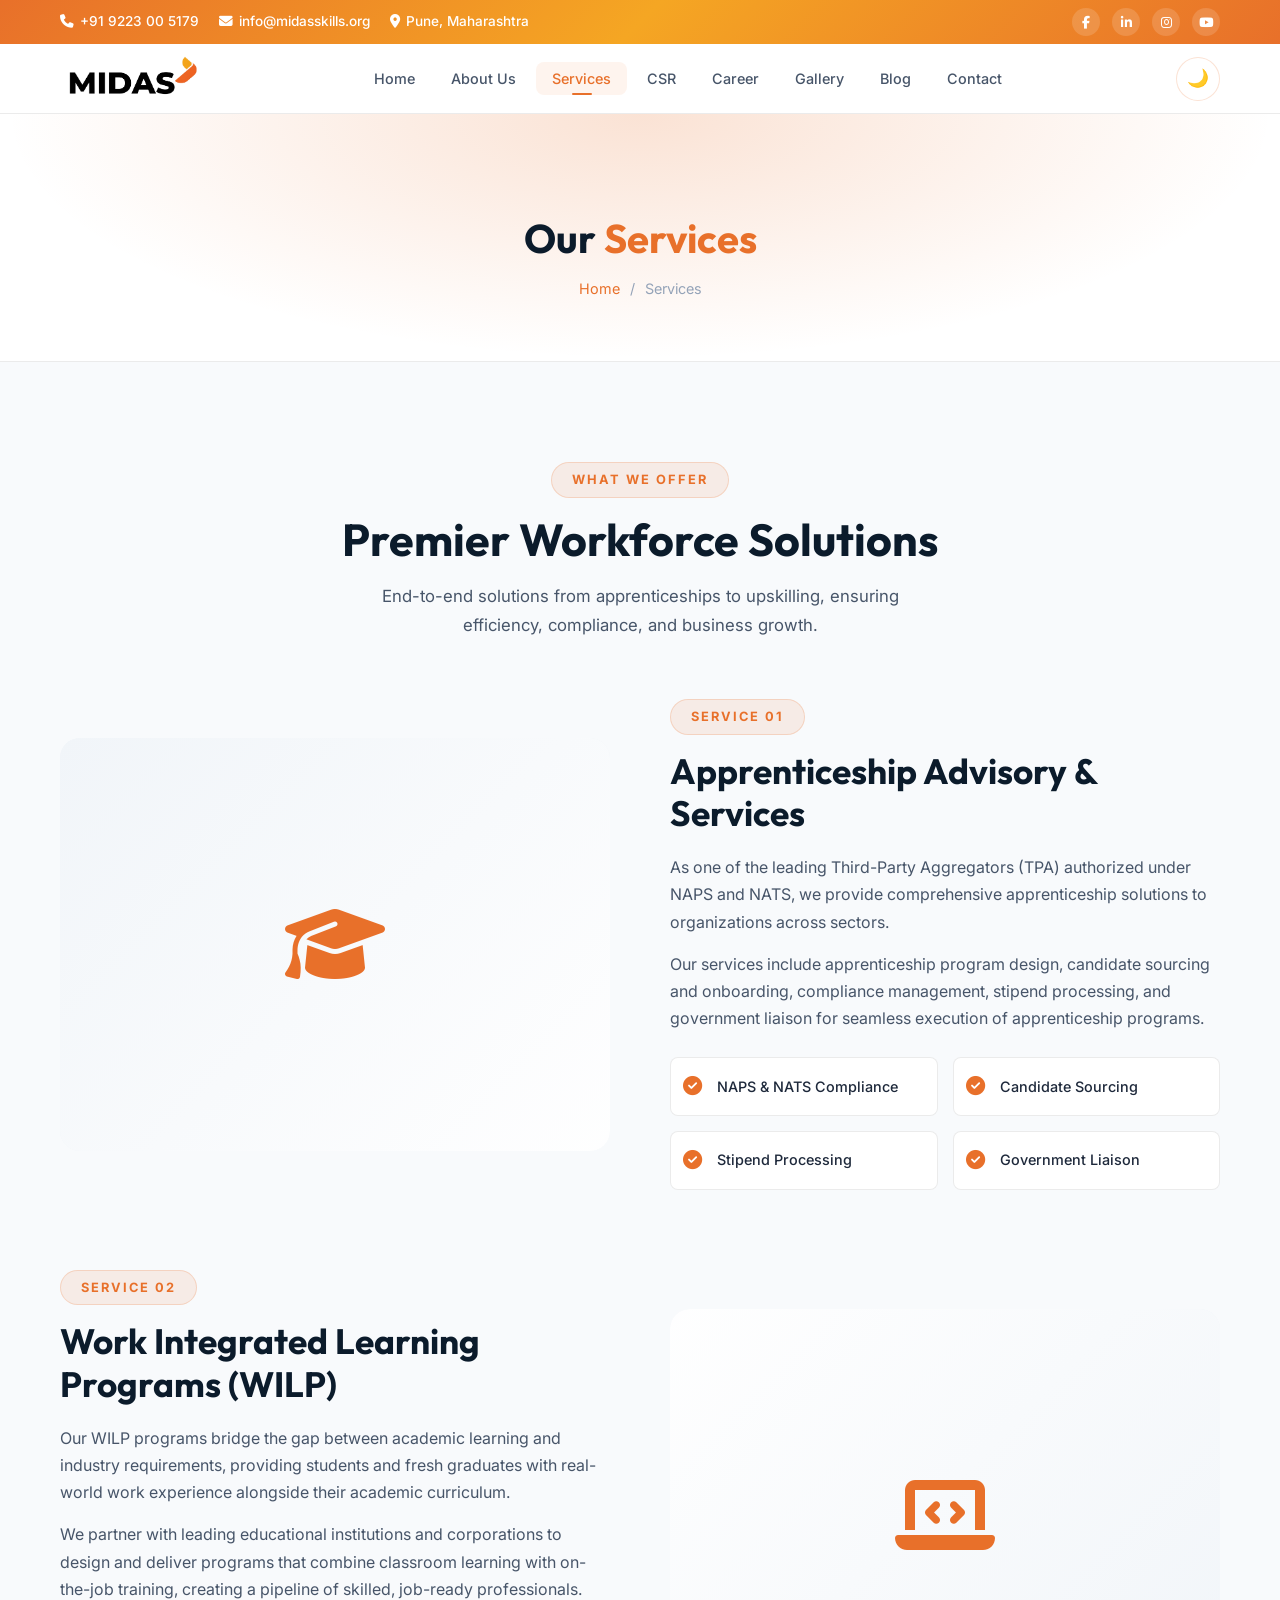
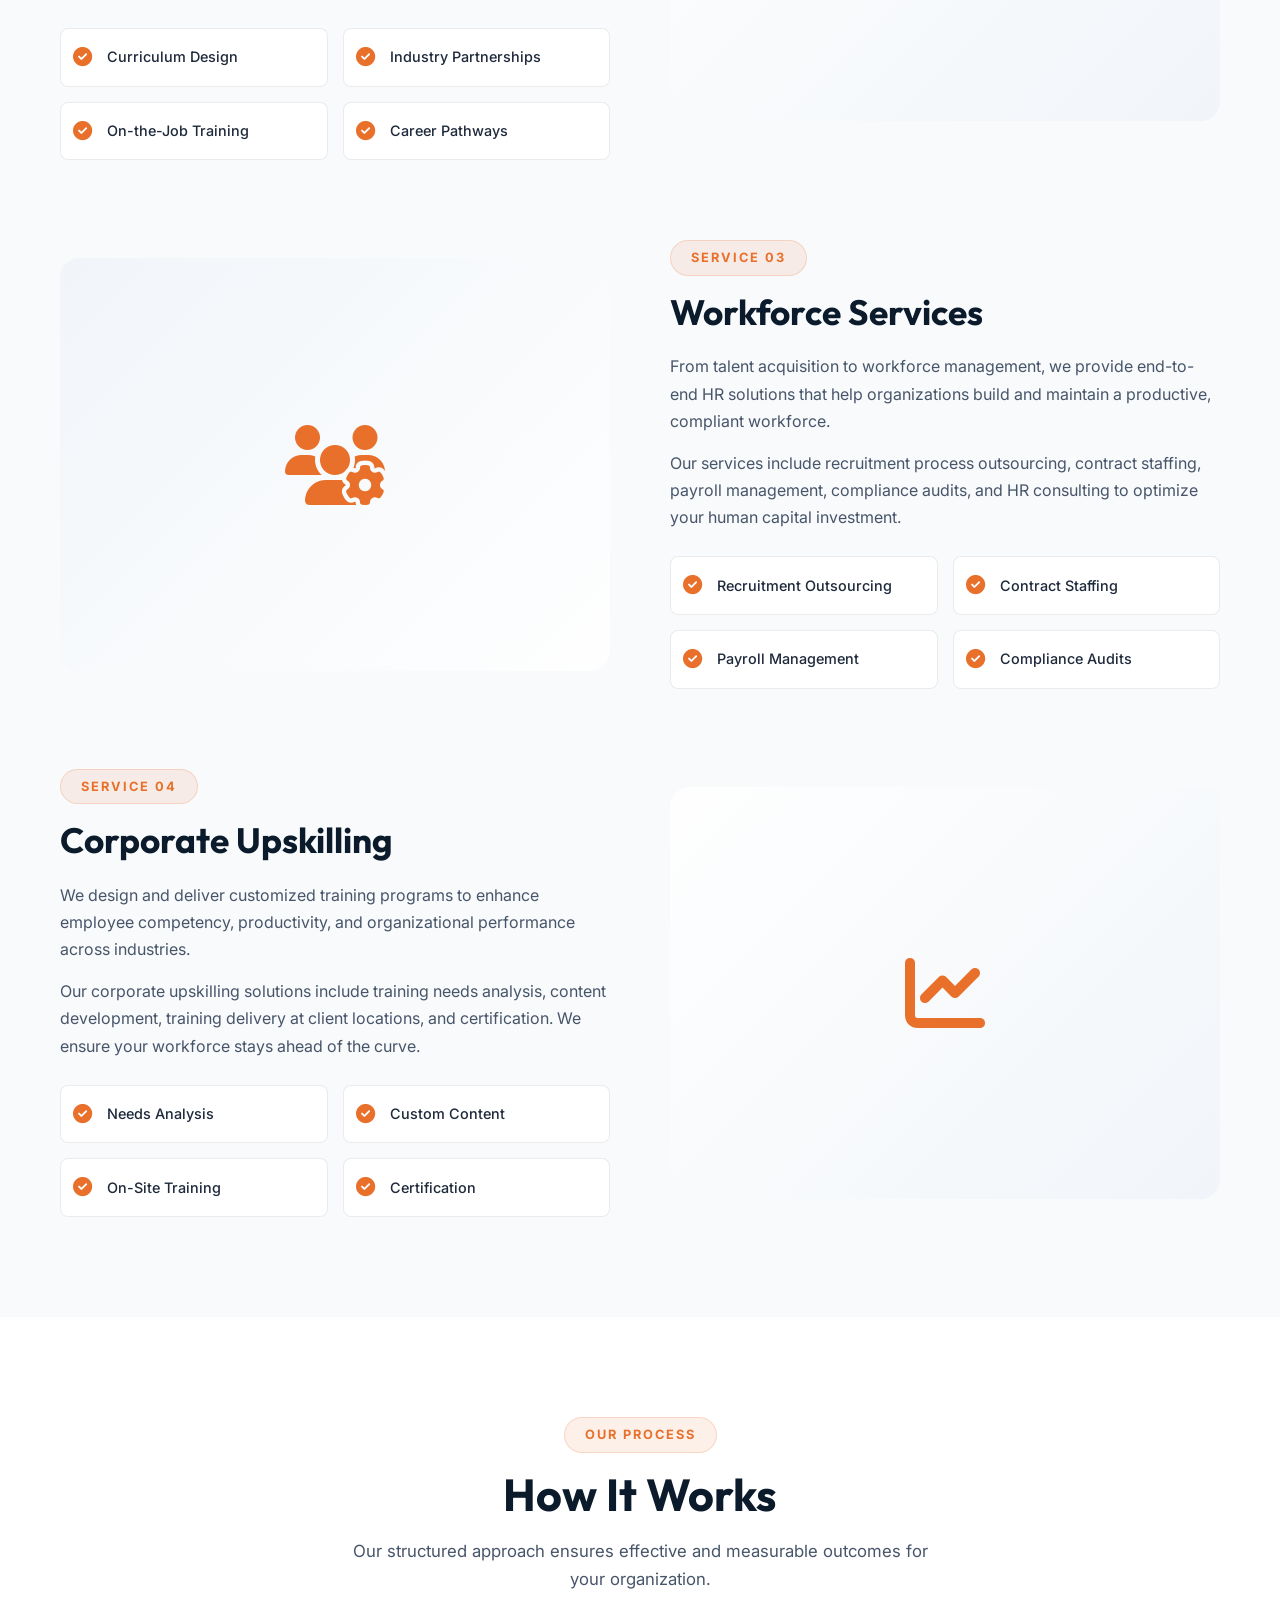
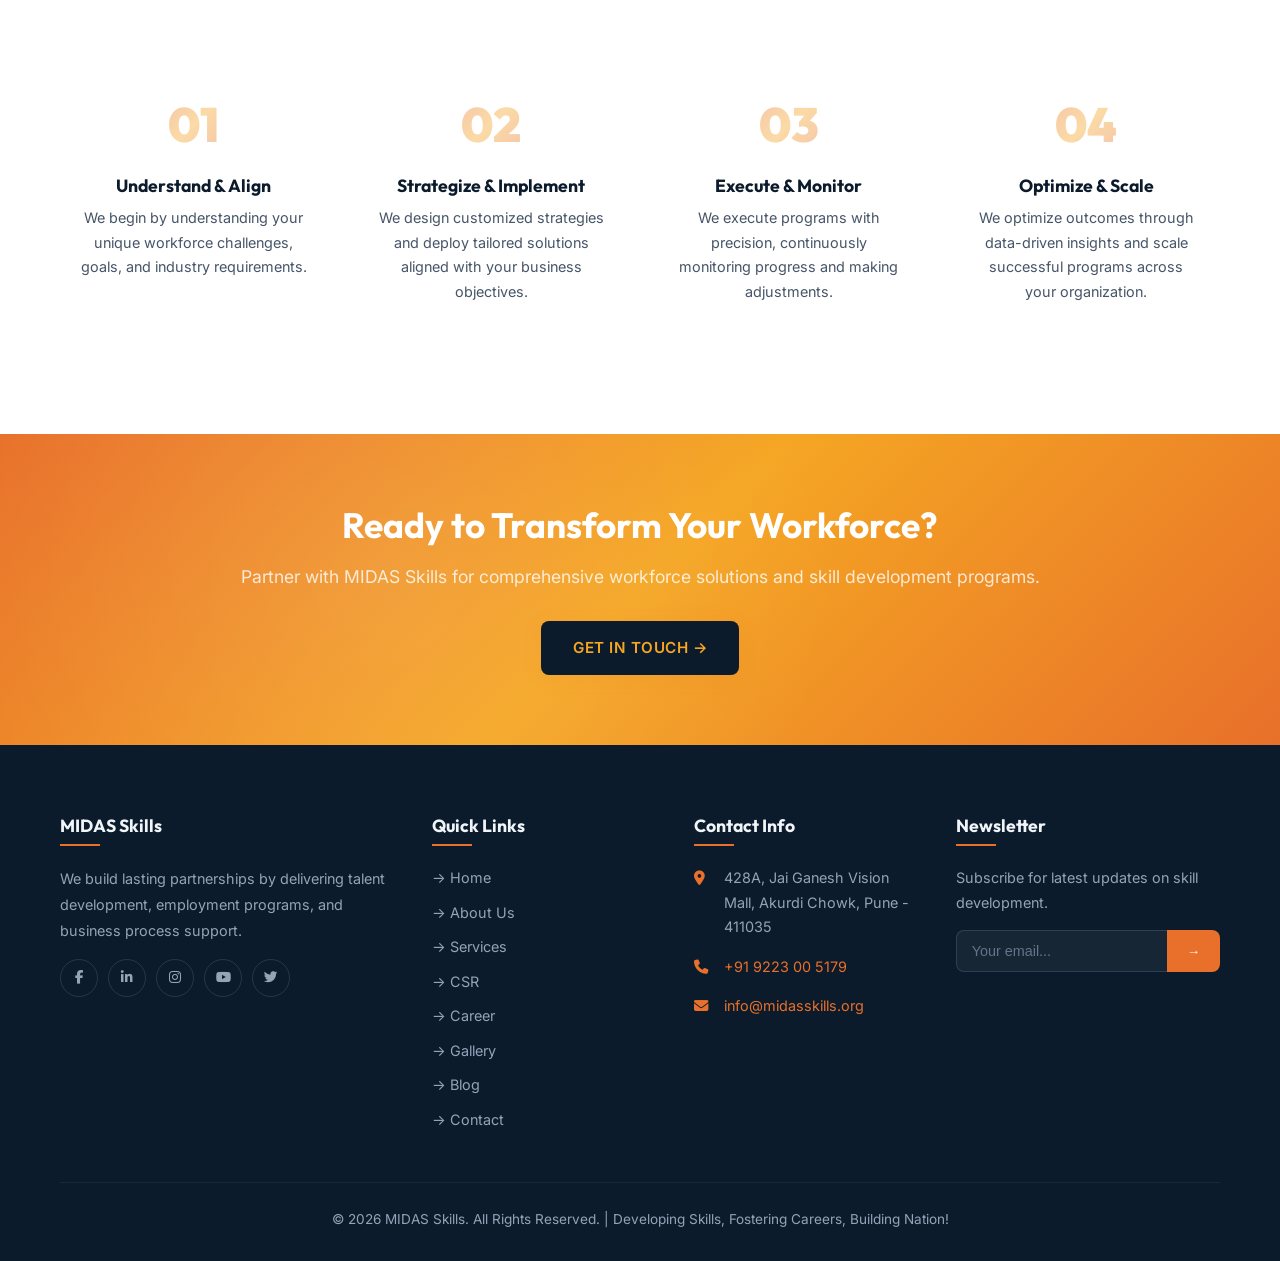
<file: midass.com/services.html>
﻿<!DOCTYPE html>
<html lang="en" data-theme="light">
<head>
  <meta charset="UTF-8">
  <meta name="viewport" content="width=device-width, initial-scale=1.0">
  <meta name="description" content="MIDAS Skills services - Apprenticeship Advisory, WILP, Workforce Services, and Corporate Upskilling solutions.">
  <meta name="keywords" content="apprenticeship services, WILP, workforce services, corporate upskilling, NAPS, NATS">
  <meta name="author" content="MIDAS Skills">
  <meta name="robots" content="index, follow">
  <meta property="og:title" content="Services | MIDAS Skills">
  <meta property="og:description" content="MIDAS Skills services - Apprenticeship Advisory, WILP, Workforce Services, and Corporate Upskilling solutions.">
  <meta property="og:type" content="website">
  <meta property="og:url" content="http://midasskills.org/services.html">
  <meta name="twitter:card" content="summary_large_image">
  <meta name="twitter:title" content="Services | MIDAS Skills">
  <title>Services | MIDAS Skills</title>
  <link rel="canonical" href="http://midasskills.org/services.html">
  <link rel="icon" type="image/png" href="images/logo.png">
  <link rel="stylesheet" href="https://cdnjs.cloudflare.com/ajax/libs/font-awesome/6.5.1/css/all.min.css">
  <link rel="stylesheet" href="css/style.css">
  <script type="application/ld+json">
  {
    "@context": "https://schema.org",
    "@type": "Organization",
    "name": "MIDAS Skills",
    "url": "http://midasskills.org",
    "description": "Where Talent Meets Opportunity"
  }
  </script>
</head>
<body>
  <div class="top-bar">
    <div class="container">
      <div class="top-bar-left">
        <a href="tel:+919223005179"><i class="fas fa-phone"></i> +91 9223 00 5179</a>
        <a href="mailto:info@midasskills.org"><i class="fas fa-envelope"></i> info@midasskills.org</a>
        <a href="#"><i class="fas fa-map-marker-alt"></i> Pune, Maharashtra</a>
      </div>
      <div class="top-bar-right">
        <a href="#" aria-label="Facebook"><i class="fab fa-facebook-f"></i></a>
        <a href="#" aria-label="LinkedIn"><i class="fab fa-linkedin-in"></i></a>
        <a href="#" aria-label="Instagram"><i class="fab fa-instagram"></i></a>
        <a href="#" aria-label="YouTube"><i class="fab fa-youtube"></i></a>
      </div>
    </div>
  </div>

  <nav class="navbar" role="navigation" aria-label="Main Navigation">
    <div class="nav-container">
      <a href="index.html" class="nav-logo" aria-label="MIDAS Skills Home">
        <img src="images/logo.png" alt="MIDAS Skills Logo" width="160" height="45">
      </a>
      <ul class="nav-links" id="navLinks">
        <li><a href="index.html">Home</a></li>
        <li><a href="about.html" >About Us</a></li>
        <li><a href="services.html" class="active">Services</a></li>
        <li><a href="csr.html" >CSR</a></li>
        <li><a href="career.html" >Career</a></li>
        <li><a href="gallery.html" >Gallery</a></li>
        <li><a href="blog.html" >Blog</a></li>
        <li><a href="contact.html" >Contact</a></li>
      </ul>
      <div class="nav-right">
        <button class="theme-toggle" id="themeToggle" aria-label="Toggle theme">&#x1F319;</button>
        <button class="mobile-toggle" id="mobileToggle" aria-label="Toggle menu">
          <span></span><span></span><span></span>
        </button>
      </div>
    </div>
  </nav>



  <section class="page-hero">
    <div class="container">
      <h1>Our <span style="color:var(--accent-primary);">Services</span></h1>
      <div class="breadcrumb">
        <a href="index.html">Home</a> <span>/</span> <span>Services</span>
      </div>
    </div>
  </section>

  <!-- Services Detail -->
  <section class="section">
    <div class="container">
      <div class="section-header fade-in">
        <span class="section-badge">What We Offer</span>
        <h2>Premier Workforce Solutions</h2>
        <p>End-to-end solutions from apprenticeships to upskilling, ensuring efficiency, compliance, and business growth.</p>
      </div>

      <!-- Service 1 -->
      <div class="about-grid fade-in" style="margin-bottom:80px;">
        <div class="about-image">
          <div style="width:100%;height:100%;background:linear-gradient(135deg, var(--bg-tertiary), var(--bg-card));display:flex;align-items:center;justify-content:center;font-size:5rem;color:var(--accent-primary);">
            <i class="fas fa-graduation-cap"></i>
          </div>
        </div>
        <div class="about-content">
          <span class="section-badge">Service 01</span>
          <h2>Apprenticeship Advisory & Services</h2>
          <p>As one of the leading Third-Party Aggregators (TPA) authorized under NAPS and NATS, we provide comprehensive apprenticeship solutions to organizations across sectors.</p>
          <p>Our services include apprenticeship program design, candidate sourcing and onboarding, compliance management, stipend processing, and government liaison for seamless execution of apprenticeship programs.</p>
          <div class="about-highlights">
            <div class="highlight-item"><span class="icon"><i class="fas fa-check-circle"></i></span><span>NAPS & NATS Compliance</span></div>
            <div class="highlight-item"><span class="icon"><i class="fas fa-check-circle"></i></span><span>Candidate Sourcing</span></div>
            <div class="highlight-item"><span class="icon"><i class="fas fa-check-circle"></i></span><span>Stipend Processing</span></div>
            <div class="highlight-item"><span class="icon"><i class="fas fa-check-circle"></i></span><span>Government Liaison</span></div>
          </div>
        </div>
      </div>

      <!-- Service 2 -->
      <div class="about-grid fade-in" style="margin-bottom:80px;">
        <div class="about-content" style="order:-1;">
          <span class="section-badge">Service 02</span>
          <h2>Work Integrated Learning Programs (WILP)</h2>
          <p>Our WILP programs bridge the gap between academic learning and industry requirements, providing students and fresh graduates with real-world work experience alongside their academic curriculum.</p>
          <p>We partner with leading educational institutions and corporations to design and deliver programs that combine classroom learning with on-the-job training, creating a pipeline of skilled, job-ready professionals.</p>
          <div class="about-highlights">
            <div class="highlight-item"><span class="icon"><i class="fas fa-check-circle"></i></span><span>Curriculum Design</span></div>
            <div class="highlight-item"><span class="icon"><i class="fas fa-check-circle"></i></span><span>Industry Partnerships</span></div>
            <div class="highlight-item"><span class="icon"><i class="fas fa-check-circle"></i></span><span>On-the-Job Training</span></div>
            <div class="highlight-item"><span class="icon"><i class="fas fa-check-circle"></i></span><span>Career Pathways</span></div>
          </div>
        </div>
        <div class="about-image">
          <div style="width:100%;height:100%;background:linear-gradient(135deg, var(--bg-card), var(--bg-tertiary));display:flex;align-items:center;justify-content:center;font-size:5rem;color:var(--accent-primary);">
            <i class="fas fa-laptop-code"></i>
          </div>
        </div>
      </div>

      <!-- Service 3 -->
      <div class="about-grid fade-in" style="margin-bottom:80px;">
        <div class="about-image">
          <div style="width:100%;height:100%;background:linear-gradient(135deg, var(--bg-tertiary), var(--bg-card));display:flex;align-items:center;justify-content:center;font-size:5rem;color:var(--accent-primary);">
            <i class="fas fa-users-cog"></i>
          </div>
        </div>
        <div class="about-content">
          <span class="section-badge">Service 03</span>
          <h2>Workforce Services</h2>
          <p>From talent acquisition to workforce management, we provide end-to-end HR solutions that help organizations build and maintain a productive, compliant workforce.</p>
          <p>Our services include recruitment process outsourcing, contract staffing, payroll management, compliance audits, and HR consulting to optimize your human capital investment.</p>
          <div class="about-highlights">
            <div class="highlight-item"><span class="icon"><i class="fas fa-check-circle"></i></span><span>Recruitment Outsourcing</span></div>
            <div class="highlight-item"><span class="icon"><i class="fas fa-check-circle"></i></span><span>Contract Staffing</span></div>
            <div class="highlight-item"><span class="icon"><i class="fas fa-check-circle"></i></span><span>Payroll Management</span></div>
            <div class="highlight-item"><span class="icon"><i class="fas fa-check-circle"></i></span><span>Compliance Audits</span></div>
          </div>
        </div>
      </div>

      <!-- Service 4 -->
      <div class="about-grid fade-in">
        <div class="about-content" style="order:-1;">
          <span class="section-badge">Service 04</span>
          <h2>Corporate Upskilling</h2>
          <p>We design and deliver customized training programs to enhance employee competency, productivity, and organizational performance across industries.</p>
          <p>Our corporate upskilling solutions include training needs analysis, content development, training delivery at client locations, and certification. We ensure your workforce stays ahead of the curve.</p>
          <div class="about-highlights">
            <div class="highlight-item"><span class="icon"><i class="fas fa-check-circle"></i></span><span>Needs Analysis</span></div>
            <div class="highlight-item"><span class="icon"><i class="fas fa-check-circle"></i></span><span>Custom Content</span></div>
            <div class="highlight-item"><span class="icon"><i class="fas fa-check-circle"></i></span><span>On-Site Training</span></div>
            <div class="highlight-item"><span class="icon"><i class="fas fa-check-circle"></i></span><span>Certification</span></div>
          </div>
        </div>
        <div class="about-image">
          <div style="width:100%;height:100%;background:linear-gradient(135deg, var(--bg-card), var(--bg-tertiary));display:flex;align-items:center;justify-content:center;font-size:5rem;color:var(--accent-primary);">
            <i class="fas fa-chart-line"></i>
          </div>
        </div>
      </div>
    </div>
  </section>

  <!-- How It Works -->
  <section class="section" style="background:var(--bg-secondary);">
    <div class="container">
      <div class="section-header fade-in">
        <span class="section-badge">Our Process</span>
        <h2>How It Works</h2>
        <p>Our structured approach ensures effective and measurable outcomes for your organization.</p>
      </div>

      <div class="process-grid">
        <div class="process-step fade-in">
          <h3>Understand & Align</h3>
          <p>We begin by understanding your unique workforce challenges, goals, and industry requirements.</p>
        </div>
        <div class="process-step fade-in">
          <h3>Strategize & Implement</h3>
          <p>We design customized strategies and deploy tailored solutions aligned with your business objectives.</p>
        </div>
        <div class="process-step fade-in">
          <h3>Execute & Monitor</h3>
          <p>We execute programs with precision, continuously monitoring progress and making adjustments.</p>
        </div>
        <div class="process-step fade-in">
          <h3>Optimize & Scale</h3>
          <p>We optimize outcomes through data-driven insights and scale successful programs across your organization.</p>
        </div>
      </div>
    </div>
  </section>



  <section class="cta-section">
    <div class="container">
      <h2>Ready to Transform Your Workforce?</h2>
      <p>Partner with MIDAS Skills for comprehensive workforce solutions and skill development programs.</p>
      <a href="contact.html" class="btn btn-primary">Get in Touch →</a>
    </div>
  </section>

  <footer class="footer" role="contentinfo">
    <div class="container">
      <div class="footer-grid">
        <div class="footer-about">
          <h3>MIDAS Skills</h3>
          <p>We build lasting partnerships by delivering talent development, employment programs, and business process support.</p>
          <div class="footer-social">
            <a href="#" aria-label="Facebook"><i class="fab fa-facebook-f"></i></a>
            <a href="#" aria-label="LinkedIn"><i class="fab fa-linkedin-in"></i></a>
            <a href="#" aria-label="Instagram"><i class="fab fa-instagram"></i></a>
            <a href="#" aria-label="YouTube"><i class="fab fa-youtube"></i></a>
            <a href="#" aria-label="Twitter"><i class="fab fa-twitter"></i></a>
          </div>
        </div>
        <div>
          <h3>Quick Links</h3>
          <ul class="footer-links">
            <li><a href="index.html">→ Home</a></li>
            <li><a href="about.html">→ About Us</a></li>
            <li><a href="services.html">→ Services</a></li>
            <li><a href="csr.html">→ CSR</a></li>
            <li><a href="career.html">→ Career</a></li>
            <li><a href="gallery.html">→ Gallery</a></li>
            <li><a href="blog.html">→ Blog</a></li>
            <li><a href="contact.html">→ Contact</a></li>
          </ul>
        </div>
        <div>
          <h3>Contact Info</h3>
          <ul class="footer-contact">
            <li><span class="icon"><i class="fas fa-map-marker-alt"></i></span><span>428A, Jai Ganesh Vision Mall, Akurdi Chowk, Pune - 411035</span></li>
            <li><span class="icon"><i class="fas fa-phone"></i></span><span><a href="tel:+919223005179">+91 9223 00 5179</a></span></li>
            <li><span class="icon"><i class="fas fa-envelope"></i></span><span><a href="mailto:info@midasskills.org">info@midasskills.org</a></span></li>
          </ul>
        </div>
        <div>
          <h3>Newsletter</h3>
          <p style="font-size:0.9rem;margin-bottom:15px;">Subscribe for latest updates on skill development.</p>
          <form class="newsletter-form" onsubmit="event.preventDefault(); alert('Subscribed successfully!');">
            <input type="email" placeholder="Your email..." required aria-label="Email for newsletter">
            <button type="submit">→</button>
          </form>
        </div>
      </div>
      <div class="footer-bottom">
        <p>© 2026 MIDAS Skills. All Rights Reserved. | Developing Skills, Fostering Careers, Building Nation!</p>
      </div>
    </div>
  </footer>

  <script src="js/main.js"></script>
</body>
</html>
</file>
<file: midass.com/css/style.css>
/* ========================================
   MIDAS SKILLS - CSS Design System
   Dark/Light Theme with CSS Custom Properties
   ======================================== */

@import url('https://fonts.googleapis.com/css2?family=Inter:wght@300;400;500;600;700;800;900&family=Outfit:wght@300;400;500;600;700;800&display=swap');

/* ========== CSS VARIABLES ========== */
:root {
  /* Light Theme (Default) - caitindia.com inspired */
  --bg-primary: #f8fafc;
  --bg-secondary: #ffffff;
  --bg-tertiary: #f1f5f9;
  --bg-card: rgba(255, 255, 255, 0.95);
  --bg-card-hover: rgba(255, 255, 255, 1);
  --bg-glass: rgba(255, 255, 255, 0.85);
  --bg-hero-overlay: linear-gradient(135deg, rgba(248, 250, 252, 0.92) 0%, rgba(241, 245, 249, 0.85) 50%, rgba(248, 250, 252, 0.92) 100%);

  --text-primary: #1e293b;
  --text-secondary: #475569;
  --text-muted: #94a3b8;
  --text-heading: #0B1B2B;

  --accent-primary: #E8702A;
  --accent-secondary: #F5A623;
  --accent-gradient: linear-gradient(135deg, #E8702A 0%, #F5A623 50%, #E8702A 100%);
  --accent-glow: rgba(232, 112, 42, 0.2);

  --border-color: rgba(232, 112, 42, 0.2);
  --border-light: rgba(0, 0, 0, 0.08);

  --shadow-sm: 0 2px 8px rgba(0, 0, 0, 0.06);
  --shadow-md: 0 4px 20px rgba(0, 0, 0, 0.08);
  --shadow-lg: 0 8px 40px rgba(0, 0, 0, 0.1);
  --shadow-accent: 0 4px 20px rgba(232, 112, 42, 0.12);

  --nav-bg: rgba(255, 255, 255, 0.97);
  --footer-bg: #0B1B2B;

  --radius-sm: 8px;
  --radius-md: 12px;
  --radius-lg: 20px;
  --radius-xl: 30px;

  --transition: all 0.3s cubic-bezier(0.4, 0, 0.2, 1);
  --transition-slow: all 0.5s cubic-bezier(0.4, 0, 0.2, 1);
}

/* Dark Theme - caitindia.com inspired */
[data-theme="dark"] {
  --bg-primary: #0B1B2B;
  --bg-secondary: #0F2236;
  --bg-tertiary: #142D42;
  --bg-card: rgba(15, 34, 54, 0.85);
  --bg-card-hover: rgba(20, 45, 66, 0.95);
  --bg-glass: rgba(11, 27, 43, 0.8);
  --bg-hero-overlay: linear-gradient(135deg, rgba(11, 27, 43, 0.92) 0%, rgba(15, 34, 54, 0.85) 50%, rgba(11, 27, 43, 0.92) 100%);

  --text-primary: #f1f5f9;
  --text-secondary: #94a3b8;
  --text-muted: #64748b;
  --text-heading: #ffffff;

  --accent-primary: #E8702A;
  --accent-secondary: #F5A623;
  --accent-gradient: linear-gradient(135deg, #E8702A 0%, #F5A623 50%, #E8702A 100%);
  --accent-glow: rgba(232, 112, 42, 0.3);

  --border-color: rgba(232, 112, 42, 0.18);
  --border-light: rgba(255, 255, 255, 0.06);

  --shadow-sm: 0 2px 8px rgba(0, 0, 0, 0.3);
  --shadow-md: 0 4px 20px rgba(0, 0, 0, 0.4);
  --shadow-lg: 0 8px 40px rgba(0, 0, 0, 0.5);
  --shadow-accent: 0 4px 20px rgba(232, 112, 42, 0.18);

  --nav-bg: rgba(11, 27, 43, 0.95);
  --footer-bg: #060F18;
}

/* ========== RESET & BASE ========== */
*,
*::before,
*::after {
  box-sizing: border-box;
  margin: 0;
  padding: 0;
}

html {
  scroll-behavior: smooth;
  font-size: 16px;
}

body {
  font-family: 'Inter', sans-serif;
  background: var(--bg-primary);
  color: var(--text-primary);
  line-height: 1.7;
  transition: var(--transition);
  overflow-x: hidden;
}

h1,
h2,
h3,
h4,
h5,
h6 {
  font-family: 'Outfit', sans-serif;
  color: var(--text-heading);
  line-height: 1.2;
  font-weight: 700;
}

a {
  color: var(--accent-primary);
  text-decoration: none;
  transition: var(--transition);
}

a:hover {
  color: var(--accent-secondary);
}

img {
  max-width: 100%;
  height: auto;
  display: block;
}

.container {
  max-width: 1200px;
  margin: 0 auto;
  padding: 0 20px;
}

/* ========== TOP BAR ========== */
.top-bar {
  background: var(--accent-gradient);
  color: #ffffff;
  padding: 8px 0;
  font-size: 0.85rem;
  font-weight: 500;
}

.top-bar .container {
  display: flex;
  justify-content: space-between;
  align-items: center;
  flex-wrap: wrap;
  gap: 10px;
}

.top-bar-left {
  display: flex;
  gap: 20px;
  align-items: center;
}

.top-bar-left a {
  color: #ffffff;
  display: flex;
  align-items: center;
  gap: 6px;
}

.top-bar-left a:hover {
  color: rgba(255, 255, 255, 0.8);
}

.top-bar-right {
  display: flex;
  gap: 12px;
  align-items: center;
}

.top-bar-right a {
  color: #ffffff;
  width: 28px;
  height: 28px;
  display: flex;
  align-items: center;
  justify-content: center;
  border-radius: 50%;
  background: rgba(255, 255, 255, 0.15);
  font-size: 0.8rem;
  transition: var(--transition);
}

.top-bar-right a:hover {
  background: rgba(255, 255, 255, 0.25);
  transform: translateY(-2px);
}

/* ========== NAVBAR ========== */
.navbar {
  background: var(--nav-bg);
  backdrop-filter: blur(20px);
  -webkit-backdrop-filter: blur(20px);
  border-bottom: 1px solid var(--border-light);
  position: sticky;
  top: 0;
  z-index: 1000;
  transition: var(--transition);
}

.navbar.scrolled {
  box-shadow: var(--shadow-md);
}

.nav-container {
  display: flex;
  justify-content: space-between;
  align-items: center;
  padding: 12px 20px;
  max-width: 1200px;
  margin: 0 auto;
}

.nav-logo {
  display: flex;
  align-items: center;
  gap: 10px;
  font-family: 'Outfit', sans-serif;
  font-size: 1.5rem;
  font-weight: 800;
  color: var(--text-heading);
}

.nav-logo img {
  height: 45px;
  width: auto;
}

.nav-logo span.gold {
  color: var(--accent-primary);
}

.nav-links {
  display: flex;
  list-style: none;
  gap: 4px;
  align-items: center;
}

.nav-links a {
  color: var(--text-secondary);
  padding: 8px 16px;
  border-radius: var(--radius-sm);
  font-weight: 500;
  font-size: 0.9rem;
  transition: var(--transition);
  position: relative;
}

.nav-links a:hover,
.nav-links a.active {
  color: var(--accent-primary);
  background: rgba(232, 112, 42, 0.08);
}

.nav-links a.active::after {
  content: '';
  position: absolute;
  bottom: 0;
  left: 50%;
  transform: translateX(-50%);
  width: 20px;
  height: 2px;
  background: var(--accent-primary);
  border-radius: 2px;
}

.nav-right {
  display: flex;
  align-items: center;
  gap: 12px;
}

/* Theme Toggle */
.theme-toggle {
  width: 44px;
  height: 44px;
  border: 1px solid var(--border-color);
  border-radius: 50%;
  background: var(--bg-card);
  color: var(--accent-primary);
  cursor: pointer;
  display: flex;
  align-items: center;
  justify-content: center;
  font-size: 1.1rem;
  transition: var(--transition);
}

.theme-toggle:hover {
  background: var(--accent-primary);
  color: #ffffff;
  transform: rotate(30deg);
}

/* Mobile Menu Toggle */
.mobile-toggle {
  display: none;
  flex-direction: column;
  gap: 5px;
  cursor: pointer;
  padding: 8px;
  background: none;
  border: none;
}

.mobile-toggle span {
  width: 25px;
  height: 2px;
  background: var(--text-primary);
  border-radius: 2px;
  transition: var(--transition);
}

.mobile-toggle.active span:nth-child(1) {
  transform: rotate(45deg) translate(5px, 5px);
}

.mobile-toggle.active span:nth-child(2) {
  opacity: 0;
}

.mobile-toggle.active span:nth-child(3) {
  transform: rotate(-45deg) translate(5px, -5px);
}

/* ========== HERO SECTION ========== */
.hero {
  position: relative;
  min-height: 85vh;
  display: flex;
  align-items: center;
  overflow: hidden;
}

.hero-slider {
  position: absolute;
  inset: 0;
}

.hero-slide {
  position: absolute;
  inset: 0;
  opacity: 0;
  transition: opacity 1s ease;
  background-size: cover;
  background-position: center;
}

.hero-slide.active {
  opacity: 1;
}

.hero-slide::after {
  content: '';
  position: absolute;
  inset: 0;
  background: var(--bg-hero-overlay);
}

.hero-content {
  position: relative;
  z-index: 2;
  max-width: 700px;
  padding: 0 20px;
}

.hero-badge {
  display: inline-flex;
  align-items: center;
  gap: 8px;
  background: rgba(232, 112, 42, 0.12);
  border: 1px solid rgba(232, 112, 42, 0.25);
  padding: 8px 20px;
  border-radius: var(--radius-xl);
  color: var(--accent-secondary);
  font-size: 0.85rem;
  font-weight: 600;
  margin-bottom: 20px;
  backdrop-filter: blur(10px);
}

.hero h1 {
  font-size: clamp(2.2rem, 5vw, 3.5rem);
  font-weight: 900;
  margin-bottom: 20px;
  line-height: 1.1;
}

.hero h1 .highlight {
  background: var(--accent-gradient);
  -webkit-background-clip: text;
  -webkit-text-fill-color: transparent;
  background-clip: text;
}

.hero p {
  font-size: 1.1rem;
  color: var(--text-secondary);
  margin-bottom: 30px;
  max-width: 550px;
}

.hero-buttons {
  display: flex;
  gap: 15px;
  flex-wrap: wrap;
}

.hero-dots {
  position: absolute;
  bottom: 30px;
  left: 50%;
  transform: translateX(-50%);
  display: flex;
  gap: 10px;
  z-index: 5;
}

.hero-dots .dot {
  width: 12px;
  height: 12px;
  border-radius: 50%;
  background: rgba(255, 255, 255, 0.3);
  cursor: pointer;
  transition: var(--transition);
  border: none;
}

.hero-dots .dot.active {
  background: var(--accent-primary);
  width: 35px;
  border-radius: 6px;
}

/* ========== BUTTONS ========== */
.btn {
  display: inline-flex;
  align-items: center;
  gap: 8px;
  padding: 14px 32px;
  border-radius: var(--radius-sm);
  font-weight: 600;
  font-size: 0.95rem;
  border: none;
  cursor: pointer;
  transition: var(--transition);
  text-transform: uppercase;
  letter-spacing: 0.5px;
  font-family: 'Inter', sans-serif;
}

.btn-primary {
  background: var(--accent-gradient);
  color: #ffffff;
  box-shadow: var(--shadow-accent);
}

.btn-primary:hover {
  transform: translateY(-3px);
  box-shadow: 0 8px 30px rgba(232, 112, 42, 0.3);
  color: #ffffff;
}

.btn-outline {
  background: transparent;
  color: var(--accent-primary);
  border: 2px solid var(--accent-primary);
}

.btn-outline:hover {
  background: var(--accent-primary);
  color: #0a0e1a;
  transform: translateY(-3px);
}

/* ========== SECTION STYLES ========== */
.section {
  padding: 100px 0;
  position: relative;
}

.section-header {
  text-align: center;
  margin-bottom: 60px;
}

.section-badge {
  display: inline-block;
  background: rgba(232, 112, 42, 0.1);
  color: var(--accent-primary);
  padding: 6px 20px;
  border-radius: var(--radius-xl);
  font-size: 0.8rem;
  font-weight: 700;
  text-transform: uppercase;
  letter-spacing: 2px;
  margin-bottom: 15px;
  border: 1px solid rgba(232, 112, 42, 0.2);
}

.section-header h2 {
  font-size: clamp(1.8rem, 4vw, 2.8rem);
  margin-bottom: 15px;
}

.section-header p {
  color: var(--text-secondary);
  max-width: 600px;
  margin: 0 auto;
  font-size: 1.05rem;
}

/* ========== SERVICES CARDS ========== */
.services-grid {
  display: grid;
  grid-template-columns: repeat(auto-fit, minmax(260px, 1fr));
  gap: 25px;
}

.service-card {
  background: var(--bg-card);
  border: 1px solid var(--border-light);
  border-radius: var(--radius-md);
  padding: 35px 25px;
  text-align: center;
  transition: var(--transition);
  backdrop-filter: blur(10px);
  position: relative;
  overflow: hidden;
}

.service-card::before {
  content: '';
  position: absolute;
  top: 0;
  left: 0;
  right: 0;
  height: 3px;
  background: var(--accent-gradient);
  transform: scaleX(0);
  transition: var(--transition);
}

.service-card:hover {
  transform: translateY(-8px);
  box-shadow: var(--shadow-lg);
  border-color: var(--border-color);
  background: var(--bg-card-hover);
}

.service-card:hover::before {
  transform: scaleX(1);
}

.service-icon {
  width: 70px;
  height: 70px;
  background: rgba(232, 112, 42, 0.1);
  border-radius: var(--radius-md);
  display: flex;
  align-items: center;
  justify-content: center;
  margin: 0 auto 20px;
  font-size: 1.8rem;
  color: var(--accent-primary);
  transition: var(--transition);
}

.service-card:hover .service-icon {
  background: var(--accent-gradient);
  color: #ffffff;
  transform: scale(1.1) rotate(5deg);
}

.service-card h3 {
  font-size: 1.2rem;
  margin-bottom: 12px;
}

.service-card p {
  color: var(--text-secondary);
  font-size: 0.9rem;
  margin-bottom: 15px;
}

.service-card .read-more {
  color: var(--accent-primary);
  font-weight: 600;
  font-size: 0.85rem;
  display: inline-flex;
  align-items: center;
  gap: 5px;
}

.service-card .read-more:hover {
  gap: 10px;
}

/* ========== ABOUT SECTION ========== */
.about-grid {
  display: grid;
  grid-template-columns: 1fr 1fr;
  gap: 60px;
  align-items: center;
}

.about-image {
  position: relative;
  border-radius: var(--radius-lg);
  overflow: hidden;
  aspect-ratio: 4/3;
  background: var(--bg-tertiary);
}

.about-image img {
  width: 100%;
  height: 100%;
  object-fit: cover;
}

.about-image .experience-badge {
  position: absolute;
  bottom: 20px;
  right: 20px;
  background: var(--accent-gradient);
  color: #ffffff;
  padding: 15px 25px;
  border-radius: var(--radius-md);
  text-align: center;
  font-weight: 800;
  box-shadow: var(--shadow-md);
}

.about-image .experience-badge .number {
  font-size: 2rem;
  line-height: 1;
}

.about-image .experience-badge .label {
  font-size: 0.75rem;
  text-transform: uppercase;
  letter-spacing: 1px;
}

.about-content h2 {
  font-size: 2.2rem;
  margin-bottom: 20px;
}

.about-content p {
  color: var(--text-secondary);
  margin-bottom: 15px;
}

.about-highlights {
  display: grid;
  grid-template-columns: 1fr 1fr;
  gap: 15px;
  margin-top: 25px;
}

.highlight-item {
  display: flex;
  align-items: center;
  gap: 10px;
  padding: 12px;
  background: var(--bg-card);
  border-radius: var(--radius-sm);
  border: 1px solid var(--border-light);
}

.highlight-item .icon {
  color: var(--accent-primary);
  font-size: 1.2rem;
  min-width: 24px;
}

.highlight-item span {
  font-weight: 500;
  font-size: 0.9rem;
}

/* ========== VALUES GRID ========== */
.values-grid {
  display: grid;
  grid-template-columns: repeat(auto-fit, minmax(240px, 1fr));
  gap: 25px;
}

.value-card {
  background: var(--bg-card);
  border: 1px solid var(--border-light);
  border-radius: var(--radius-md);
  padding: 30px;
  text-align: center;
  transition: var(--transition);
}

.value-card:hover {
  transform: translateY(-5px);
  box-shadow: var(--shadow-accent);
  border-color: var(--border-color);
}

.value-card .value-icon {
  font-size: 2.5rem;
  margin-bottom: 15px;
}

.value-card h3 {
  font-size: 1.1rem;
  margin-bottom: 10px;
}

.value-card p {
  color: var(--text-secondary);
  font-size: 0.9rem;
}

/* ========== STATS SECTION ========== */
.stats-section {
  background: var(--bg-secondary);
  border-top: 1px solid var(--border-light);
  border-bottom: 1px solid var(--border-light);
}

.stats-grid {
  display: grid;
  grid-template-columns: repeat(auto-fit, minmax(200px, 1fr));
  gap: 30px;
  text-align: center;
}

.stat-item {
  padding: 30px;
}

.stat-number {
  font-family: 'Outfit', sans-serif;
  font-size: 3rem;
  font-weight: 900;
  background: var(--accent-gradient);
  -webkit-background-clip: text;
  -webkit-text-fill-color: transparent;
  background-clip: text;
  line-height: 1;
  margin-bottom: 8px;
}

.stat-label {
  color: var(--text-secondary);
  font-size: 0.9rem;
  font-weight: 500;
  text-transform: uppercase;
  letter-spacing: 1px;
}

/* ========== TESTIMONIALS ========== */
.testimonials-wrapper {
  position: relative;
  overflow: hidden;
  padding: 20px 0;
}

.testimonial-track {
  display: flex;
  transition: transform 0.5s ease;
}

.testimonial-card {
  min-width: 100%;
  padding: 0 20px;
}

.testimonial-inner {
  background: var(--bg-card);
  border: 1px solid var(--border-light);
  border-radius: var(--radius-lg);
  padding: 40px;
  position: relative;
  max-width: 700px;
  margin: 0 auto;
}

.testimonial-inner .quote-icon {
  font-size: 3rem;
  color: var(--accent-primary);
  opacity: 0.3;
  position: absolute;
  top: 20px;
  left: 30px;
}

.testimonial-inner p {
  color: var(--text-secondary);
  font-size: 1.05rem;
  line-height: 1.8;
  margin-bottom: 25px;
  font-style: italic;
}

.testimonial-author {
  display: flex;
  align-items: center;
  gap: 15px;
}

.testimonial-author .avatar {
  width: 55px;
  height: 55px;
  border-radius: 50%;
  background: var(--accent-gradient);
  display: flex;
  align-items: center;
  justify-content: center;
  font-weight: 700;
  font-size: 1.2rem;
  color: #ffffff;
}

.testimonial-author .info h4 {
  font-size: 1rem;
  margin-bottom: 3px;
}

.testimonial-author .info span {
  color: var(--text-muted);
  font-size: 0.85rem;
}

.testimonial-nav {
  display: flex;
  justify-content: center;
  gap: 15px;
  margin-top: 30px;
}

.testimonial-nav button {
  width: 45px;
  height: 45px;
  border-radius: 50%;
  border: 1px solid var(--border-color);
  background: var(--bg-card);
  color: var(--accent-primary);
  cursor: pointer;
  font-size: 1rem;
  transition: var(--transition);
}

.testimonial-nav button:hover {
  background: var(--accent-primary);
  color: #0a0e1a;
}

/* ========== PARTNERS SECTION ========== */
.partners-track {
  display: flex;
  gap: 50px;
  animation: scroll-partners 25s linear infinite;
  align-items: center;
}

.partner-logo {
  min-width: 120px;
  height: 60px;
  background: var(--bg-card);
  border-radius: var(--radius-sm);
  display: flex;
  align-items: center;
  justify-content: center;
  padding: 10px 20px;
  border: 1px solid var(--border-light);
  font-weight: 700;
  color: var(--text-muted);
  font-size: 0.85rem;
  transition: var(--transition);
}

.partner-logo:hover {
  border-color: var(--border-color);
  color: var(--accent-primary);
}

@keyframes scroll-partners {
  0% {
    transform: translateX(0);
  }

  100% {
    transform: translateX(-50%);
  }
}

.partners-overflow {
  overflow: hidden;
}

/* ========== BLOG SECTION ========== */
.blog-grid {
  display: grid;
  grid-template-columns: repeat(auto-fit, minmax(300px, 1fr));
  gap: 25px;
}

.blog-card {
  background: var(--bg-card);
  border: 1px solid var(--border-light);
  border-radius: var(--radius-md);
  overflow: hidden;
  transition: var(--transition);
}

.blog-card:hover {
  transform: translateY(-5px);
  box-shadow: var(--shadow-lg);
}

.blog-card .blog-image {
  height: 200px;
  background: var(--bg-tertiary);
  overflow: hidden;
}

.blog-card .blog-image img {
  width: 100%;
  height: 100%;
  object-fit: cover;
  transition: var(--transition);
}

.blog-card:hover .blog-image img {
  transform: scale(1.08);
}

.blog-card .blog-body {
  padding: 25px;
}

.blog-card .blog-meta {
  display: flex;
  gap: 15px;
  margin-bottom: 12px;
  font-size: 0.8rem;
  color: var(--text-muted);
}

.blog-card h3 {
  font-size: 1.1rem;
  margin-bottom: 10px;
}

.blog-card h3 a {
  color: var(--text-heading);
}

.blog-card h3 a:hover {
  color: var(--accent-primary);
}

.blog-card p {
  color: var(--text-secondary);
  font-size: 0.9rem;
  margin-bottom: 15px;
}

/* ========== CTA SECTION ========== */
.cta-section {
  background: var(--accent-gradient);
  padding: 70px 0;
  text-align: center;
  position: relative;
  overflow: hidden;
}

.cta-section::before {
  content: '';
  position: absolute;
  inset: 0;
  background: radial-gradient(circle at 30% 50%, rgba(255, 255, 255, 0.1) 0%, transparent 50%);
}

.cta-section h2 {
  color: #ffffff;
  font-size: 2.2rem;
  margin-bottom: 15px;
  position: relative;
}

.cta-section p {
  color: rgba(255, 255, 255, 0.8);
  margin-bottom: 30px;
  font-size: 1.1rem;
  position: relative;
}

.cta-section .btn {
  background: #0B1B2B;
  color: #F5A623;
  position: relative;
}

.cta-section .btn:hover {
  background: #142D42;
}

/* ========== FOOTER ========== */
.footer {
  background: var(--footer-bg);
  color: #94a3b8;
  padding: 70px 0 30px;
}

.footer-grid {
  display: grid;
  grid-template-columns: 1.5fr 1fr 1fr 1fr;
  gap: 40px;
  margin-bottom: 40px;
}

.footer h3 {
  color: #f1f5f9;
  font-size: 1.1rem;
  margin-bottom: 20px;
  position: relative;
  padding-bottom: 10px;
}

.footer h3::after {
  content: '';
  position: absolute;
  bottom: 0;
  left: 0;
  width: 40px;
  height: 2px;
  background: var(--accent-primary);
}

.footer-about p {
  font-size: 0.9rem;
  line-height: 1.8;
  margin-bottom: 15px;
}

.footer-social {
  display: flex;
  gap: 10px;
}

.footer-social a {
  width: 38px;
  height: 38px;
  border-radius: 50%;
  border: 1px solid rgba(148, 163, 184, 0.2);
  display: flex;
  align-items: center;
  justify-content: center;
  color: #94a3b8;
  font-size: 0.85rem;
  transition: var(--transition);
}

.footer-social a:hover {
  background: var(--accent-primary);
  color: #ffffff;
  border-color: var(--accent-primary);
}

.footer-links {
  list-style: none;
}

.footer-links li {
  margin-bottom: 10px;
}

.footer-links a {
  color: #94a3b8;
  font-size: 0.9rem;
  display: flex;
  align-items: center;
  gap: 8px;
}

.footer-links a:hover {
  color: var(--accent-primary);
  padding-left: 5px;
}

.footer-contact li {
  list-style: none;
  display: flex;
  gap: 10px;
  margin-bottom: 15px;
  font-size: 0.9rem;
}

.footer-contact .icon {
  color: var(--accent-primary);
  min-width: 20px;
}

.newsletter-form {
  display: flex;
  gap: 0;
  margin-top: 10px;
}

.newsletter-form input {
  flex: 1;
  padding: 12px 15px;
  border: 1px solid rgba(148, 163, 184, 0.2);
  border-right: none;
  border-radius: var(--radius-sm) 0 0 var(--radius-sm);
  background: rgba(255, 255, 255, 0.05);
  color: #f1f5f9;
  font-size: 0.9rem;
  outline: none;
}

.newsletter-form input::placeholder {
  color: #64748b;
}

.newsletter-form input:focus {
  border-color: var(--accent-primary);
}

.newsletter-form button {
  padding: 12px 20px;
  background: var(--accent-primary);
  border: none;
  border-radius: 0 var(--radius-sm) var(--radius-sm) 0;
  color: #ffffff;
  font-weight: 700;
  cursor: pointer;
  transition: var(--transition);
}

.newsletter-form button:hover {
  background: var(--accent-secondary);
}

.footer-bottom {
  border-top: 1px solid rgba(148, 163, 184, 0.1);
  padding-top: 25px;
  text-align: center;
  font-size: 0.85rem;
}

/* ========== PAGE HERO (inner pages) ========== */
.page-hero {
  background: var(--bg-secondary);
  padding: 100px 0 60px;
  text-align: center;
  position: relative;
  border-bottom: 1px solid var(--border-light);
}

.page-hero::before {
  content: '';
  position: absolute;
  inset: 0;
  background: radial-gradient(ellipse at 50% 0%, var(--accent-glow) 0%, transparent 70%);
}

.page-hero h1 {
  font-size: 2.5rem;
  margin-bottom: 15px;
  position: relative;
}

.page-hero .breadcrumb {
  display: flex;
  justify-content: center;
  gap: 10px;
  color: var(--text-muted);
  font-size: 0.9rem;
  position: relative;
}

.page-hero .breadcrumb a {
  color: var(--accent-primary);
}

/* ========== CONTACT FORM ========== */
.contact-grid {
  display: grid;
  grid-template-columns: 1fr 1fr;
  gap: 50px;
}

.form-group {
  margin-bottom: 20px;
}

.form-group label {
  display: block;
  margin-bottom: 6px;
  font-weight: 500;
  color: var(--text-primary);
  font-size: 0.9rem;
}

.form-group input,
.form-group textarea,
.form-group select {
  width: 100%;
  padding: 14px 18px;
  background: var(--bg-card);
  border: 1px solid var(--border-light);
  border-radius: var(--radius-sm);
  color: var(--text-primary);
  font-size: 0.95rem;
  font-family: 'Inter', sans-serif;
  transition: var(--transition);
  outline: none;
}

.form-group input:focus,
.form-group textarea:focus,
.form-group select:focus {
  border-color: var(--accent-primary);
  box-shadow: 0 0 0 3px var(--accent-glow);
}

.form-group textarea {
  resize: vertical;
  min-height: 140px;
}

.contact-info-cards {
  display: flex;
  flex-direction: column;
  gap: 20px;
}

.contact-info-card {
  background: var(--bg-card);
  border: 1px solid var(--border-light);
  border-radius: var(--radius-md);
  padding: 25px;
  display: flex;
  gap: 15px;
  transition: var(--transition);
}

.contact-info-card:hover {
  border-color: var(--border-color);
}

.contact-info-card .icon {
  width: 50px;
  height: 50px;
  background: rgba(212, 168, 67, 0.1);
  border-radius: var(--radius-sm);
  display: flex;
  align-items: center;
  justify-content: center;
  font-size: 1.3rem;
  color: var(--accent-primary);
  flex-shrink: 0;
}

.contact-info-card h4 {
  font-size: 1rem;
  margin-bottom: 5px;
}

.contact-info-card p {
  color: var(--text-secondary);
  font-size: 0.9rem;
}

/* ========== GALLERY ========== */
.gallery-filters {
  display: flex;
  justify-content: center;
  gap: 10px;
  margin-bottom: 40px;
  flex-wrap: wrap;
}

.gallery-filters .filter-btn {
  padding: 10px 24px;
  border: 1px solid var(--border-light);
  border-radius: var(--radius-xl);
  background: var(--bg-card);
  color: var(--text-secondary);
  cursor: pointer;
  font-weight: 500;
  transition: var(--transition);
  font-family: 'Inter', sans-serif;
}

.gallery-filters .filter-btn.active,
.gallery-filters .filter-btn:hover {
  background: var(--accent-primary);
  color: #0a0e1a;
  border-color: var(--accent-primary);
}

.gallery-grid {
  display: grid;
  grid-template-columns: repeat(auto-fill, minmax(280px, 1fr));
  gap: 20px;
}

.gallery-item {
  border-radius: var(--radius-md);
  overflow: hidden;
  position: relative;
  aspect-ratio: 4/3;
  background: var(--bg-tertiary);
  cursor: pointer;
}

.gallery-item img {
  width: 100%;
  height: 100%;
  object-fit: cover;
  transition: var(--transition);
}

.gallery-item:hover img {
  transform: scale(1.08);
}

.gallery-item .overlay {
  position: absolute;
  inset: 0;
  background: rgba(10, 14, 26, 0.7);
  display: flex;
  align-items: center;
  justify-content: center;
  opacity: 0;
  transition: var(--transition);
}

.gallery-item:hover .overlay {
  opacity: 1;
}

.gallery-item .overlay span {
  color: #fff;
  font-size: 2rem;
}

/* ========== LIGHTBOX ========== */
.lightbox {
  position: fixed;
  inset: 0;
  background: rgba(0, 0, 0, 0.95);
  z-index: 9999;
  display: none;
  align-items: center;
  justify-content: center;
}

.lightbox.active {
  display: flex;
}

.lightbox img {
  max-width: 90%;
  max-height: 85vh;
  border-radius: var(--radius-md);
}

.lightbox .close-btn {
  position: absolute;
  top: 20px;
  right: 30px;
  color: #fff;
  font-size: 2rem;
  cursor: pointer;
  background: none;
  border: none;
}

/* ========== CAREER ========== */
.job-card {
  background: var(--bg-card);
  border: 1px solid var(--border-light);
  border-radius: var(--radius-md);
  padding: 30px;
  margin-bottom: 20px;
  transition: var(--transition);
}

.job-card:hover {
  border-color: var(--border-color);
  box-shadow: var(--shadow-md);
}

.job-card h3 {
  font-size: 1.3rem;
  margin-bottom: 10px;
}

.job-card .job-meta {
  display: flex;
  gap: 20px;
  color: var(--text-muted);
  font-size: 0.85rem;
  margin-bottom: 15px;
  flex-wrap: wrap;
}

.job-card p {
  color: var(--text-secondary);
  font-size: 0.9rem;
  margin-bottom: 15px;
}

/* ========== PROCESS STEPS ========== */
.process-grid {
  display: grid;
  grid-template-columns: repeat(auto-fit, minmax(220px, 1fr));
  gap: 30px;
  counter-reset: process;
}

.process-step {
  text-align: center;
  padding: 30px 20px;
  position: relative;
}

.process-step::before {
  counter-increment: process;
  content: counter(process, decimal-leading-zero);
  font-family: 'Outfit', sans-serif;
  font-size: 3rem;
  font-weight: 900;
  background: var(--accent-gradient);
  -webkit-background-clip: text;
  -webkit-text-fill-color: transparent;
  background-clip: text;
  opacity: 0.4;
}

.process-step h3 {
  font-size: 1.1rem;
  margin: 10px 0;
}

.process-step p {
  color: var(--text-secondary);
  font-size: 0.9rem;
}

/* ========== FOUNDER SECTION ========== */
.founder-grid {
  display: grid;
  grid-template-columns: 300px 1fr;
  gap: 50px;
  align-items: start;
}

.founder-image {
  border-radius: var(--radius-lg);
  overflow: hidden;
  aspect-ratio: 3/4;
  background: var(--bg-tertiary);
  border: 2px solid var(--border-color);
}

.founder-image img {
  width: 100%;
  height: 100%;
  object-fit: cover;
}

.founder-content h3 {
  font-size: 1.8rem;
  margin-bottom: 5px;
}

.founder-content .title {
  color: var(--accent-primary);
  font-weight: 600;
  margin-bottom: 20px;
  display: block;
}

.founder-content p {
  color: var(--text-secondary);
  margin-bottom: 15px;
}

/* ========== CERTIFICATIONS ========== */
.cert-grid {
  display: grid;
  grid-template-columns: repeat(auto-fit, minmax(200px, 1fr));
  gap: 20px;
}

.cert-card {
  background: var(--bg-card);
  border: 1px solid var(--border-light);
  border-radius: var(--radius-md);
  padding: 25px;
  text-align: center;
  transition: var(--transition);
}

.cert-card:hover {
  border-color: var(--border-color);
  transform: translateY(-3px);
}

.cert-card .cert-icon {
  font-size: 2.5rem;
  margin-bottom: 10px;
}

.cert-card h4 {
  font-size: 0.95rem;
  margin-bottom: 5px;
}

.cert-card p {
  font-size: 0.8rem;
  color: var(--text-muted);
}

/* ========== MAP ========== */
.map-container {
  border-radius: var(--radius-md);
  overflow: hidden;
  margin-top: 40px;
  border: 1px solid var(--border-light);
  height: 350px;
}

.map-container iframe {
  width: 100%;
  height: 100%;
  border: none;
}

/* ========== ANIMATIONS ========== */
.fade-in {
  opacity: 0;
  transform: translateY(30px);
  transition: opacity 0.6s ease, transform 0.6s ease;
}

.fade-in.visible {
  opacity: 1;
  transform: translateY(0);
}

/* ========== FORM STATUS ========== */
.form-status {
  padding: 15px;
  border-radius: var(--radius-sm);
  margin-top: 15px;
  font-weight: 500;
  display: none;
}

.form-status.success {
  display: block;
  background: rgba(34, 197, 94, 0.1);
  color: #22c55e;
  border: 1px solid rgba(34, 197, 94, 0.2);
}

.form-status.error {
  display: block;
  background: rgba(239, 68, 68, 0.1);
  color: #ef4444;
  border: 1px solid rgba(239, 68, 68, 0.2);
}

/* ========== RESPONSIVE ========== */
@media (max-width: 1024px) {
  .footer-grid {
    grid-template-columns: 1fr 1fr;
  }

  .about-grid {
    grid-template-columns: 1fr;
    gap: 40px;
  }

  .contact-grid {
    grid-template-columns: 1fr;
  }

  .founder-grid {
    grid-template-columns: 1fr;
  }

  .founder-image {
    max-width: 300px;
  }
}

@media (max-width: 768px) {
  .top-bar .container {
    justify-content: center;
    text-align: center;
  }

  .top-bar-left {
    display: none;
  }

  .mobile-toggle {
    display: flex;
  }

  .nav-links {
    position: fixed;
    top: 0;
    right: -100%;
    width: 280px;
    height: 100vh;
    background: var(--bg-secondary);
    flex-direction: column;
    padding: 80px 30px 30px;
    gap: 5px;
    transition: var(--transition);
    box-shadow: var(--shadow-lg);
    z-index: 999;
  }

  .nav-links.active {
    right: 0;
  }

  .nav-links a {
    width: 100%;
    padding: 12px 16px;
  }

  .hero {
    min-height: 70vh;
  }

  .hero h1 {
    font-size: 2rem;
  }

  .hero-buttons {
    flex-direction: column;
  }

  .hero-buttons .btn {
    width: 100%;
    justify-content: center;
  }

  .section {
    padding: 60px 0;
  }

  .footer-grid {
    grid-template-columns: 1fr;
  }

  .stats-grid {
    grid-template-columns: 1fr 1fr;
  }

  .blog-grid {
    grid-template-columns: 1fr;
  }

  .gallery-grid {
    grid-template-columns: repeat(auto-fill, minmax(200px, 1fr));
  }
}

@media (max-width: 480px) {
  .stats-grid {
    grid-template-columns: 1fr;
  }

  .about-highlights {
    grid-template-columns: 1fr;
  }

  .services-grid {
    grid-template-columns: 1fr;
  }

  .hero h1 {
    font-size: 1.7rem;
  }

  .page-hero h1 {
    font-size: 1.8rem;
  }
}
</file>
